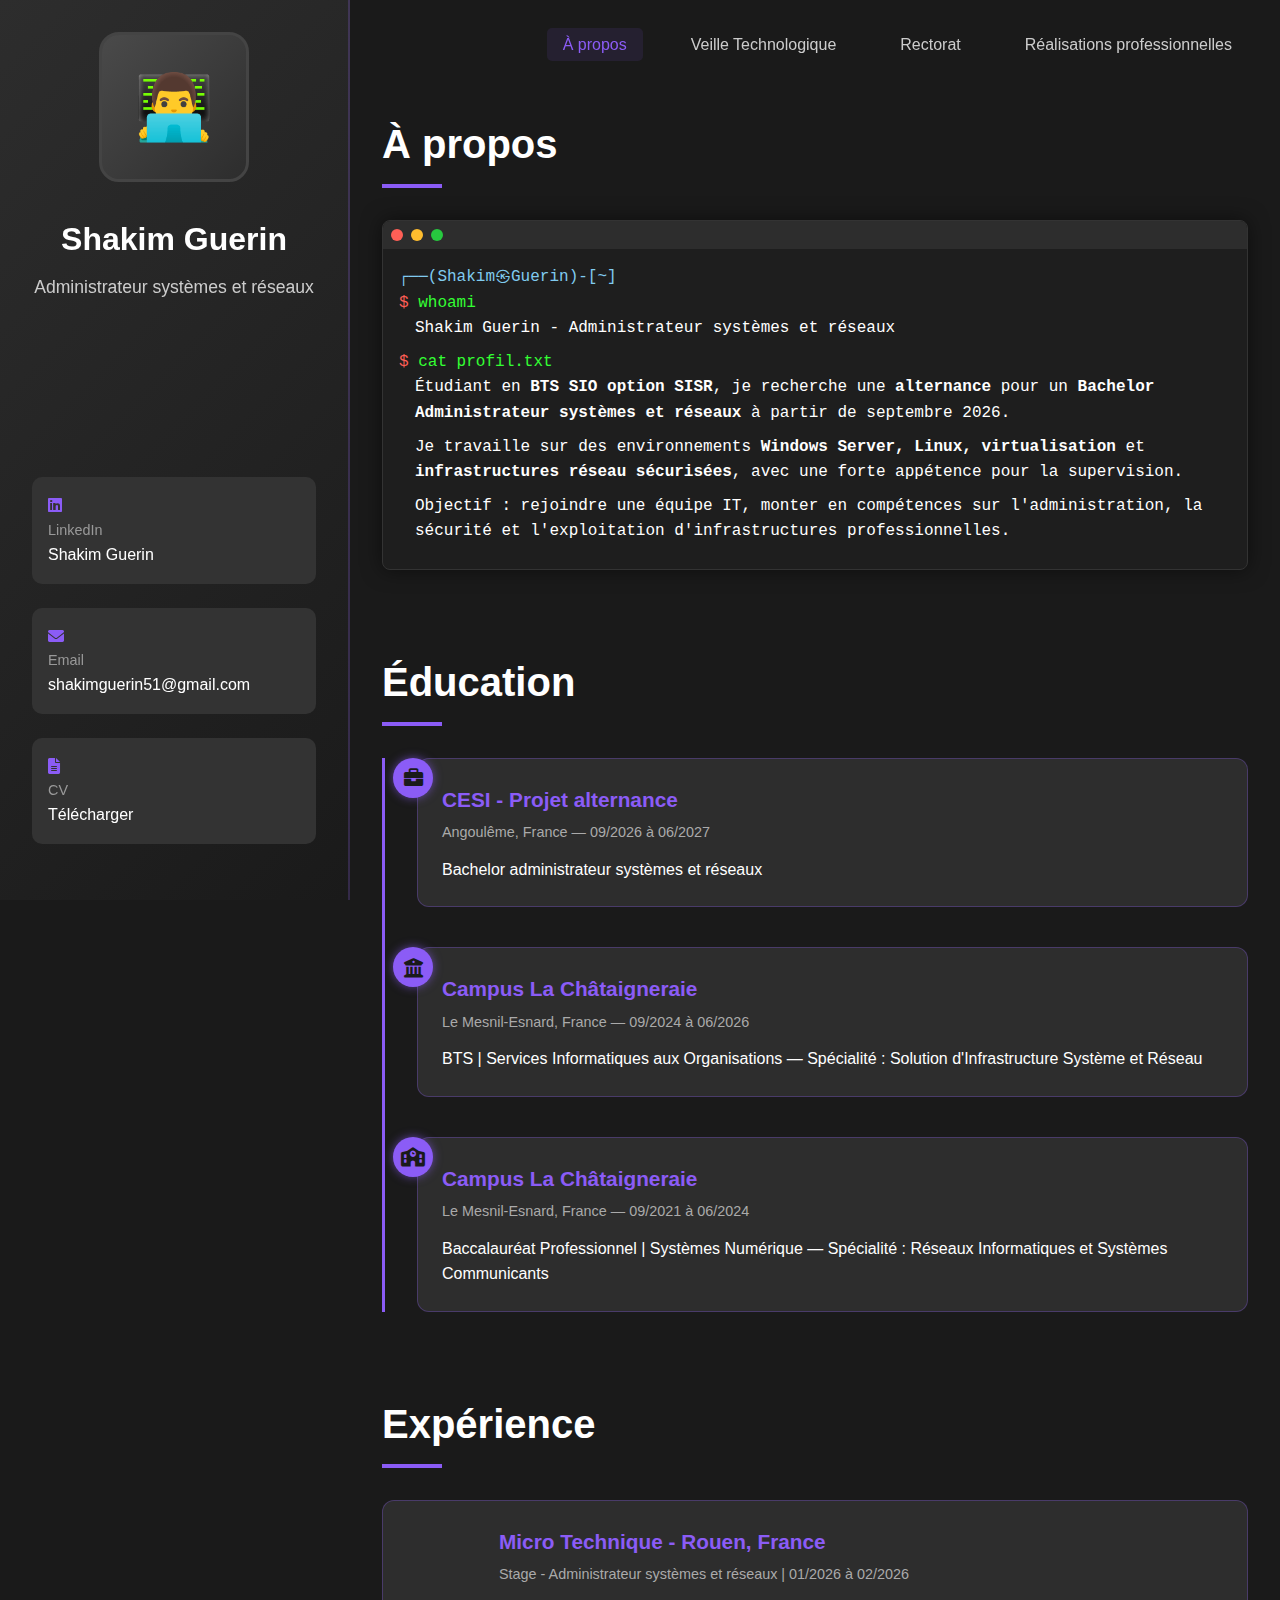
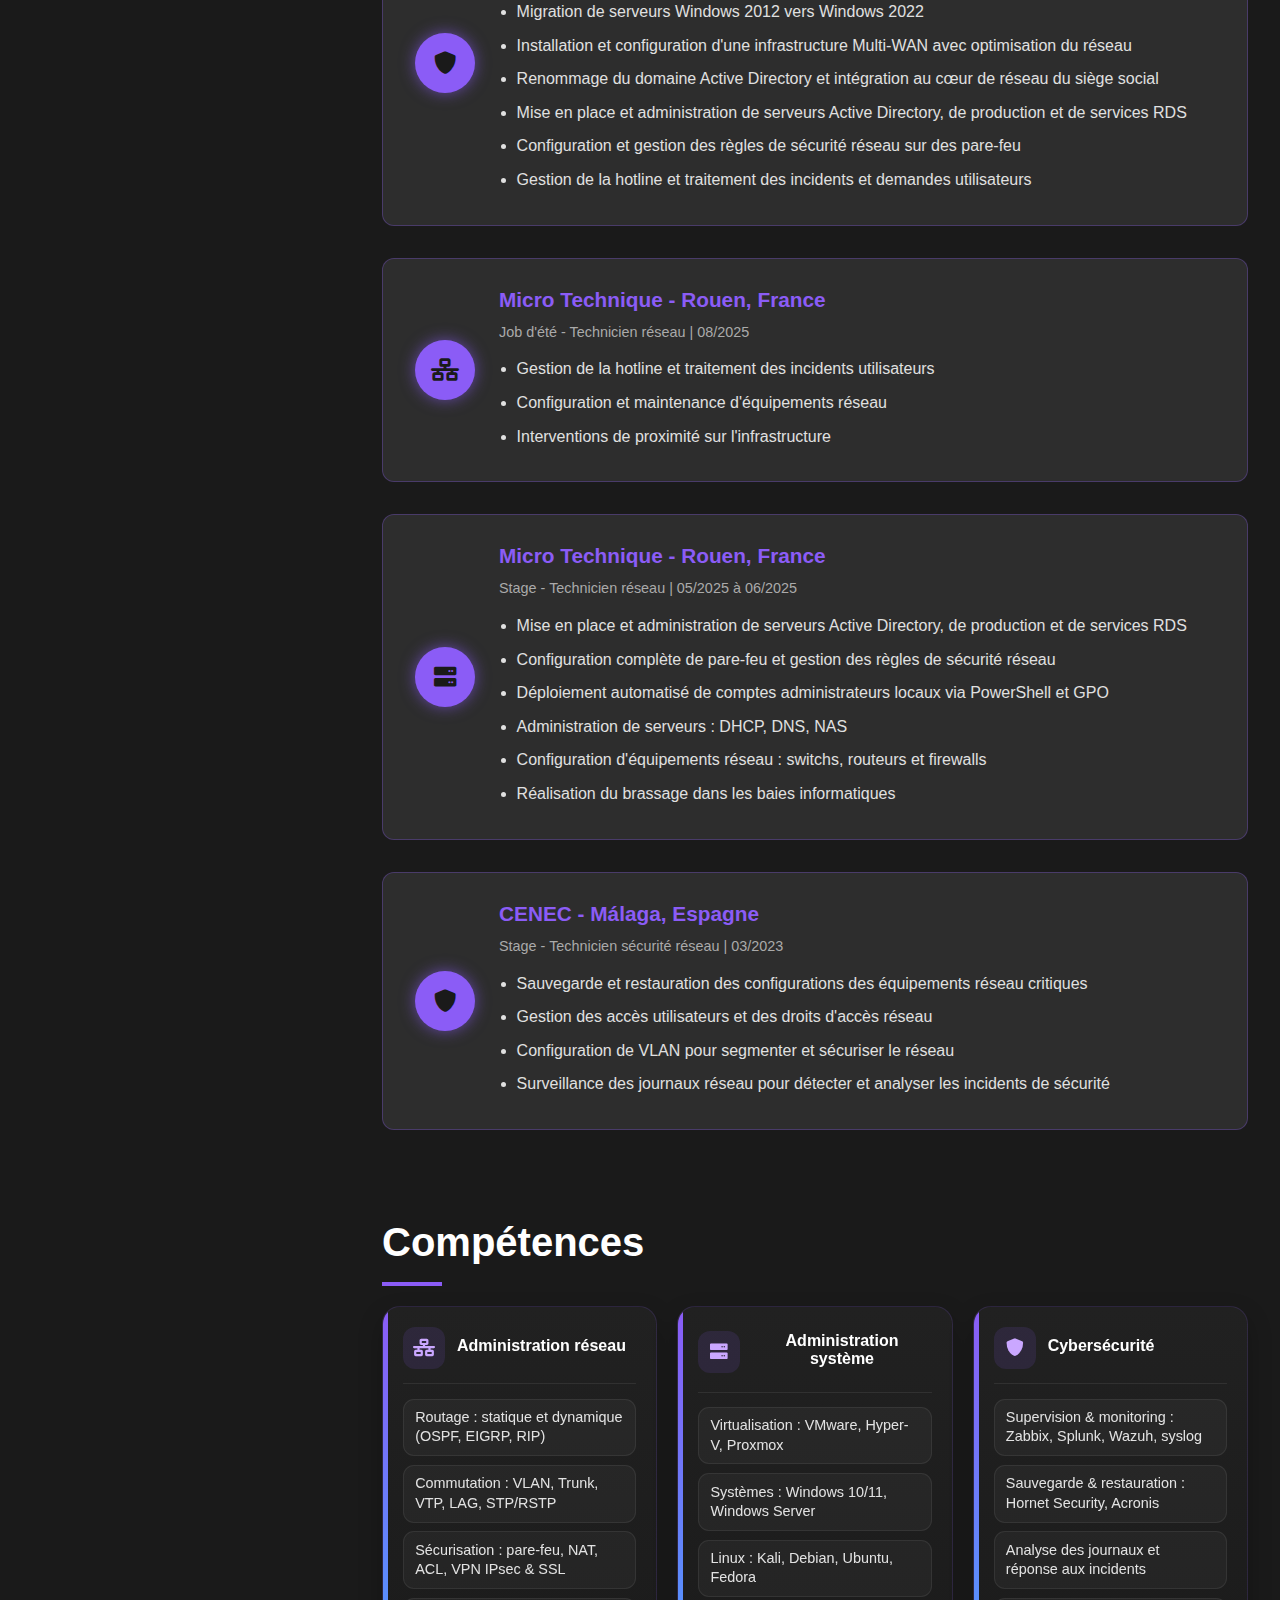
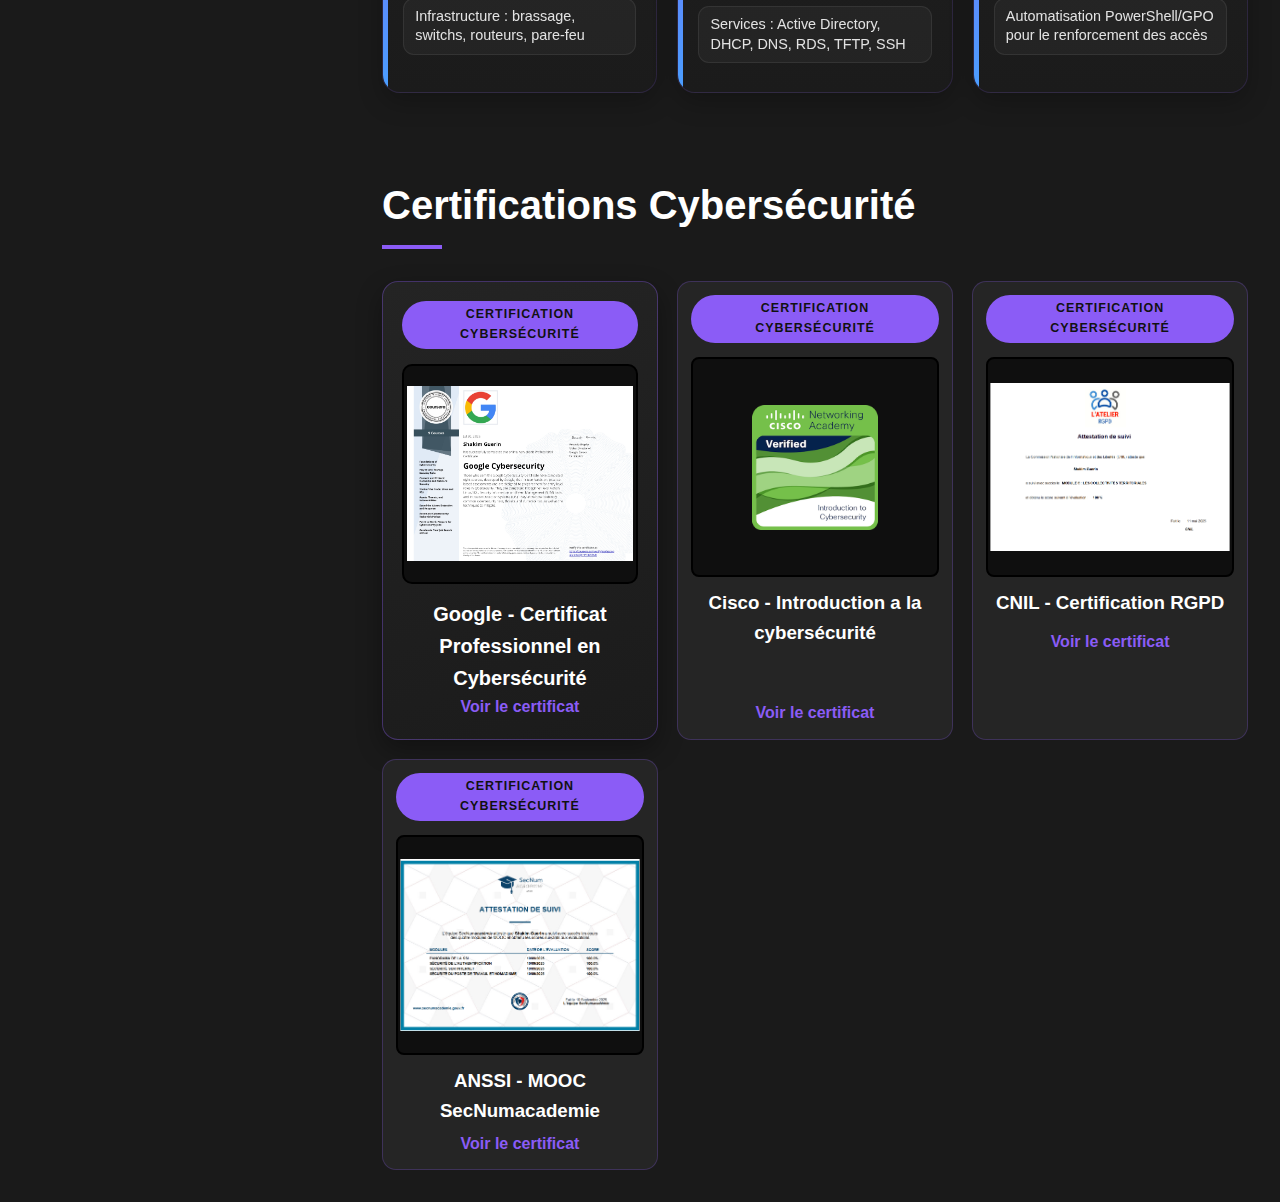
<file: index.html>
<!DOCTYPE html>
<html lang="fr">
<head>
    <meta charset="UTF-8">
    <meta name="viewport" content="width=device-width, initial-scale=1.0">
    <title>Shakim Guerin - Administrateur systèmes et réseaux</title>
    <link href="https://cdnjs.cloudflare.com/ajax/libs/font-awesome/6.0.0/css/all.min.css" rel="stylesheet">
    <link rel="stylesheet" href="style.css">

    <!-- Favicon serveur 2 racks noir -->
    <link rel="icon" type="image/svg+xml"
          href="data:image/svg+xml,<svg xmlns='http://www.w3.org/2000/svg' viewBox='0 0 640 512'><path fill='%23000000' d='M32 64c0-17.7 14.3-32 32-32H576c17.7 0 32 14.3 32 32V160c0 17.7-14.3 32-32 32H64c-17.7 0-32-14.3-32-32V64zm0 160c0-17.7 14.3-32 32-32H576c17.7 0 32 14.3 32 32V320c0 17.7-14.3 32-32 32H64c-17.7 0-32-14.3-32-32V224zM128 96a32 32 0 1 0 0 64 32 32 0 1 0 0-64zm0 160a32 32 0 1 0 0 64 32 32 0 1 0 0-64z'/></svg>">
</head>




<body>
    <div class="container">
        <!-- Sidebar -->
        <aside class="sidebar">
            <div class="profile-img"></div>
            
            <h1 class="name">Shakim Guerin</h1>
            <p class="title">Administrateur systèmes et réseaux</p>
        
        <div class="contact-info">
            
            <!-- LinkedIn -->
            <a href="https://www.linkedin.com/in/shakim-guerin-468437383" target="_blank" class="contact-item">
                <i class="fab fa-linkedin"></i>
                <div>
                    <span class="contact-label">LinkedIn</span>
                    <div class="contact-value">Shakim Guerin</div>
                </div>
            </a>

            <!-- Email -->
            <a href="mailto:shakimguerin51@gmail.com" class="contact-item">
                <i class="fas fa-envelope"></i>
                <div>
                    <span class="contact-label">Email</span>
                    <div class="contact-value">shakimguerin51@gmail.com</div>
                </div>
            </a>

    
            <!-- CV (téléchargement) -->
            <a href="assets/CV_Shakim_Guerin.pdf" download="CV_Shakim_Guerin.pdf" class="contact-item">
                <i class="fas fa-file-alt"></i>
                <div>
                    <span class="contact-label">CV</span>
                    <div class="contact-value">Télécharger</div>
                </div>
            </a>

        </div>
    </aside>

        <!-- Main Content -->
        <main class="main-content">
            <!-- Navigation -->
            <nav class="navbar">
                <ul class="nav-menu">
                    <li><a href="#about" class="active">À propos</a></li>
                    <li><a href="HTML/veille.html">Veille Technologique</a></li>
                    <li><a href="HTML/Rectorat.html">Rectorat</a></li>
                    <li><a href="HTML/ReaPro.html">Réalisations professionnelles</a></li>


                </ul>
            </nav>
<!-- Section À propos -->
<section id="about" class="content-section">
    <h2 class="section-title">À propos</h2>
    <div class="terminal">
        <div class="terminal-header">
            <span class="dot red"></span>
            <span class="dot yellow"></span>
            <span class="dot green"></span>
        </div>
        <div class="terminal-body">
            <p><span class="user">┌──(Shakim㉿Guerin)-[~]</span></p>
            <p><span class="prompt">$</span> whoami</p>
            <p class="output">Shakim Guerin - Administrateur systèmes et réseaux</p>

            <p><span class="prompt">$</span> cat profil.txt</p>
            <p class="output">Étudiant en <strong>BTS SIO option SISR</strong>, je recherche une <strong>alternance</strong> pour un <strong>Bachelor Administrateur systèmes et réseaux</strong> à partir de septembre 2026.</p>
            <p class="output">Je travaille sur des environnements <strong>Windows Server, Linux, virtualisation</strong> et <strong>infrastructures réseau sécurisées</strong>, avec une forte appétence pour la supervision.</p>
            <p class="output">Objectif : rejoindre une équipe IT, monter en compétences sur l'administration, la sécurité et l'exploitation d'infrastructures professionnelles.</p>
      </div>
    </div>
</section>





<!-- Section Éducation -->
<section class="content-section" id="education">
    <h2 class="section-title">Éducation</h2>

    <div class="timeline">
        <div class="timeline-item">
            <div class="timeline-icon">
                <i class="fas fa-briefcase"></i>
            </div>
            <div class="timeline-content">
                <h4>CESI - Projet alternance</h4>
                <span class="timeline-date">Angoulême, France — 09/2026 à 06/2027</span>
                <p>Bachelor administrateur systèmes et réseaux</p>
            </div>
        </div>

        <div class="timeline-item">
            <div class="timeline-icon">
                <i class="fas fa-university"></i>
            </div>
            <div class="timeline-content">
                <h4>Campus La Châtaigneraie</h4>
                <span class="timeline-date">Le Mesnil-Esnard, France — 09/2024 à 06/2026</span>
                <p>BTS | Services Informatiques aux Organisations — Spécialité : Solution d'Infrastructure Système et Réseau</p>
            </div>
        </div>

        <div class="timeline-item">
            <div class="timeline-icon">
                <i class="fas fa-school"></i>
            </div>
            <div class="timeline-content">
                <h4>Campus La Châtaigneraie</h4>
                <span class="timeline-date">Le Mesnil-Esnard, France — 09/2021 à 06/2024</span>
                <p>Baccalauréat Professionnel | Systèmes Numérique — Spécialité : Réseaux Informatiques et Systèmes Communicants</p>
            </div>
        </div>
    </div>
</section>
           
<!-- Section Expérience -->
<section class="content-section" id="experience">
    <h2 class="section-title">Expérience</h2>

    <div class="experience-grid">
        <a class="experience-card experience-link" href="assets/stage2.pdf" target="_blank" rel="noopener noreferrer" aria-label="Ouvrir le PDF du dernier stage Micro Technique">
            <div class="experience-badge">
                <i class="fas fa-shield-alt"></i>
            </div>
            <div class="experience-content">
                <h4>Micro Technique - Rouen, France</h4>
                <span class="experience-date">Stage - Administrateur systèmes et réseaux | 01/2026 à 02/2026</span>
                <ul>
                    <li>Migration de serveurs Windows 2012 vers Windows 2022</li>
                    <li>Installation et configuration d'une infrastructure Multi-WAN avec optimisation du réseau</li>
                    <li>Renommage du domaine Active Directory et intégration au cœur de réseau du siège social</li>
                    <li>Mise en place et administration de serveurs Active Directory, de production et de services RDS</li>
                    <li>Configuration et gestion des règles de sécurité réseau sur des pare-feu</li>
                    <li>Gestion de la hotline et traitement des incidents et demandes utilisateurs</li>
                </ul>
            </div>
        </a>

        <div class="experience-card">
            <div class="experience-badge">
                <i class="fas fa-network-wired"></i>
            </div>
            <div class="experience-content">
                <h4>Micro Technique - Rouen, France</h4>
                <span class="experience-date">Job d'été - Technicien réseau | 08/2025</span>
                <ul>
                    <li>Gestion de la hotline et traitement des incidents utilisateurs</li>
                    <li>Configuration et maintenance d'équipements réseau</li>
                    <li>Interventions de proximité sur l'infrastructure</li>
                </ul>
            </div>
        </div>

        <a class="experience-card experience-link" href="assets/stage1.pdf" target="_blank" rel="noopener noreferrer" aria-label="Ouvrir le PDF du stage Micro Technique">
            <div class="experience-badge">
                <i class="fas fa-server"></i>
            </div>
            <div class="experience-content">
                <h4>Micro Technique - Rouen, France</h4>
                <span class="experience-date">Stage - Technicien réseau | 05/2025 à 06/2025</span>
                <ul>
                    <li>Mise en place et administration de serveurs Active Directory, de production et de services RDS</li>
                    <li>Configuration complète de pare-feu et gestion des règles de sécurité réseau</li>
                    <li>Déploiement automatisé de comptes administrateurs locaux via PowerShell et GPO</li>
                    <li>Administration de serveurs : DHCP, DNS, NAS</li>
                    <li>Configuration d'équipements réseau : switchs, routeurs et firewalls</li>
                    <li>Réalisation du brassage dans les baies informatiques</li>
                </ul>
            </div>
        </a>

        <div class="experience-card">
            <div class="experience-badge">
                <i class="fas fa-shield-alt"></i>
            </div>
            <div class="experience-content">
                <h4>CENEC - Málaga, Espagne</h4>
                <span class="experience-date">Stage - Technicien sécurité réseau | 03/2023</span>
                <ul>
                    <li>Sauvegarde et restauration des configurations des équipements réseau critiques</li>
                    <li>Gestion des accès utilisateurs et des droits d'accès réseau</li>
                    <li>Configuration de VLAN pour segmenter et sécuriser le réseau</li>
                    <li>Surveillance des journaux réseau pour détecter et analyser les incidents de sécurité</li>
                </ul>
            </div>
        </div>
    </div>
</section>
<section class="content-section" id="competences">
    <h2 class="section-title">Compétences</h2>
    <div class="skills-grid skills-modern">
        <article class="skill-card skill-pillar">
            <div class="skill-head">
                <div class="skill-icon"><i class="fas fa-network-wired"></i></div>
                <h4>Administration réseau</h4>
            </div>
            <p class="skill-tags">Routage : statique et dynamique (OSPF, EIGRP, RIP)</p>
            <p class="skill-tags">Commutation : VLAN, Trunk, VTP, LAG, STP/RSTP</p>
            <p class="skill-tags">Sécurisation : pare-feu, NAT, ACL, VPN IPsec & SSL</p>
            <p class="skill-tags">Infrastructure : brassage, switchs, routeurs, pare-feu</p>
        </article>

        <article class="skill-card skill-pillar">
            <div class="skill-head">
                <div class="skill-icon"><i class="fas fa-server"></i></div>
                <h4>Administration système</h4>
            </div>
            <p class="skill-tags">Virtualisation : VMware, Hyper-V, Proxmox</p>
            <p class="skill-tags">Systèmes : Windows 10/11, Windows Server</p>
            <p class="skill-tags">Linux : Kali, Debian, Ubuntu, Fedora</p>
            <p class="skill-tags">Services : Active Directory, DHCP, DNS, RDS, TFTP, SSH</p>
        </article>

        <article class="skill-card skill-pillar">
            <div class="skill-head">
                <div class="skill-icon"><i class="fas fa-shield-alt"></i></div>
                <h4>Cybersécurité</h4>
            </div>
            <p class="skill-tags">Supervision & monitoring : Zabbix, Splunk, Wazuh, syslog</p>
            <p class="skill-tags">Sauvegarde & restauration : Hornet Security, Acronis</p>
            <p class="skill-tags">Analyse des journaux et réponse aux incidents</p>
            <p class="skill-tags">Automatisation PowerShell/GPO pour le renforcement des accès</p>
        </article>
    </div>
</section>

<section class="content-section" id="certifications">
    <h2 class="section-title">Certifications Cybersécurité</h2>
    <div class="cert-showcase">
        <article class="cert-featured">
            <span class="cert-badge">Certification Cybersécurité</span>
            <img src="assets/GOOGLE.jpg" alt="Certification Google">
            <div class="cert-featured-content">
                <h3>Google - Certificat Professionnel en Cybersécurité</h3>
                <a href="assets/GOOGLE.jpg" target="_blank" rel="noopener noreferrer">Voir le certificat</a>
            </div>
        </article>

        <div class="cert-stack">
            <article class="cert-tile">
                <span class="cert-badge">Certification Cybersécurité</span>
                <img src="assets/ciscocyber.png" alt="Certification Cisco Introduction a la cybersécurité">
                <h3>Cisco - Introduction a la cybersécurité</h3>
                <a href="assets/ciscocyber.png" target="_blank" rel="noopener noreferrer">Voir le certificat</a>
            </article>

            <article class="cert-tile rgpd-cert">
                <span class="cert-badge">Certification Cybersécurité</span>
                <img src="assets/RGPD.png" alt="Certification RGPD">
                <h3>CNIL - Certification RGPD</h3>
                <a href="assets/RGPD.png" target="_blank" rel="noopener noreferrer">Voir le certificat</a>
            </article>

            <article class="cert-tile">
                <span class="cert-badge">Certification Cybersécurité</span>
                <img src="assets/ANSSI.png" alt="Certification ANSSI">
                <h3>ANSSI - MOOC SecNumacademie</h3>
                <a href="assets/ANSSI.png" target="_blank" rel="noopener noreferrer">Voir le certificat</a>
            </article>
        </div>
    </div>
</section>

        </main>
    </div>
    <script src="script.js"></script>
</body>
</html>
</file>
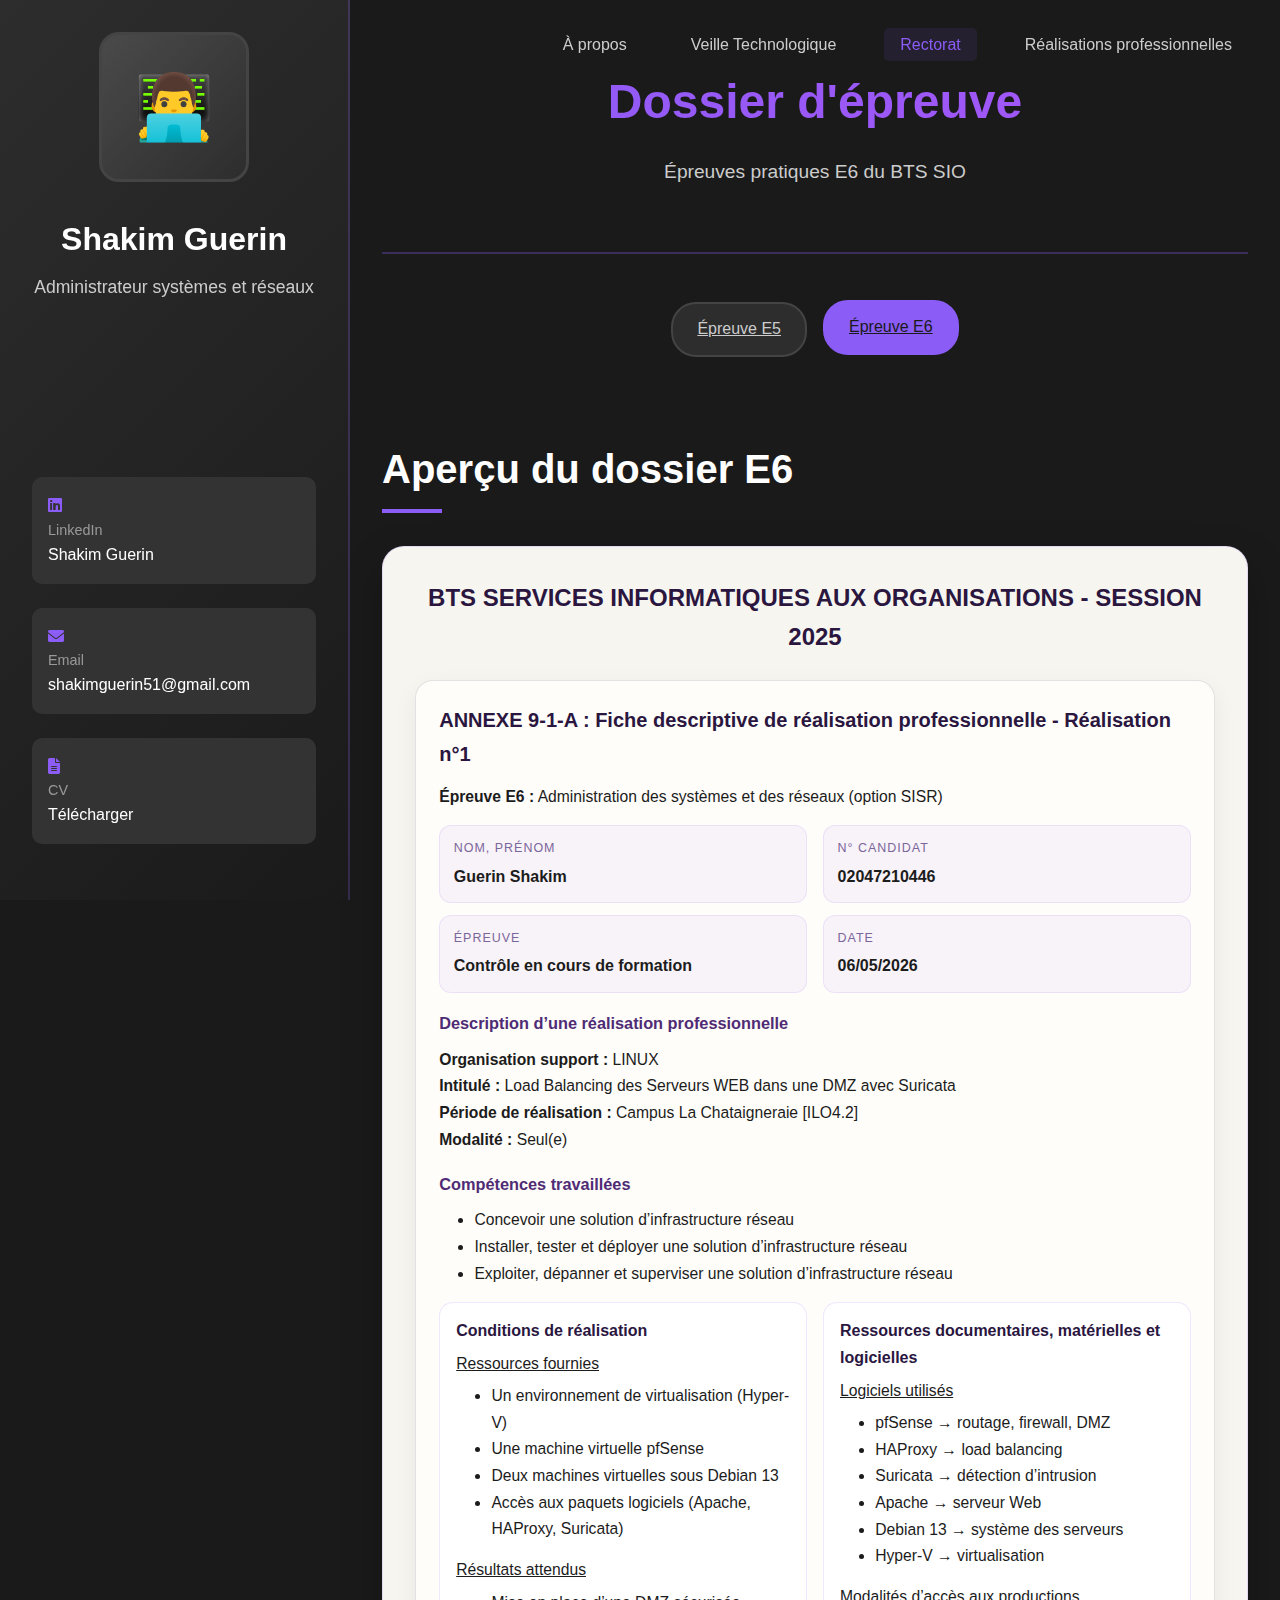
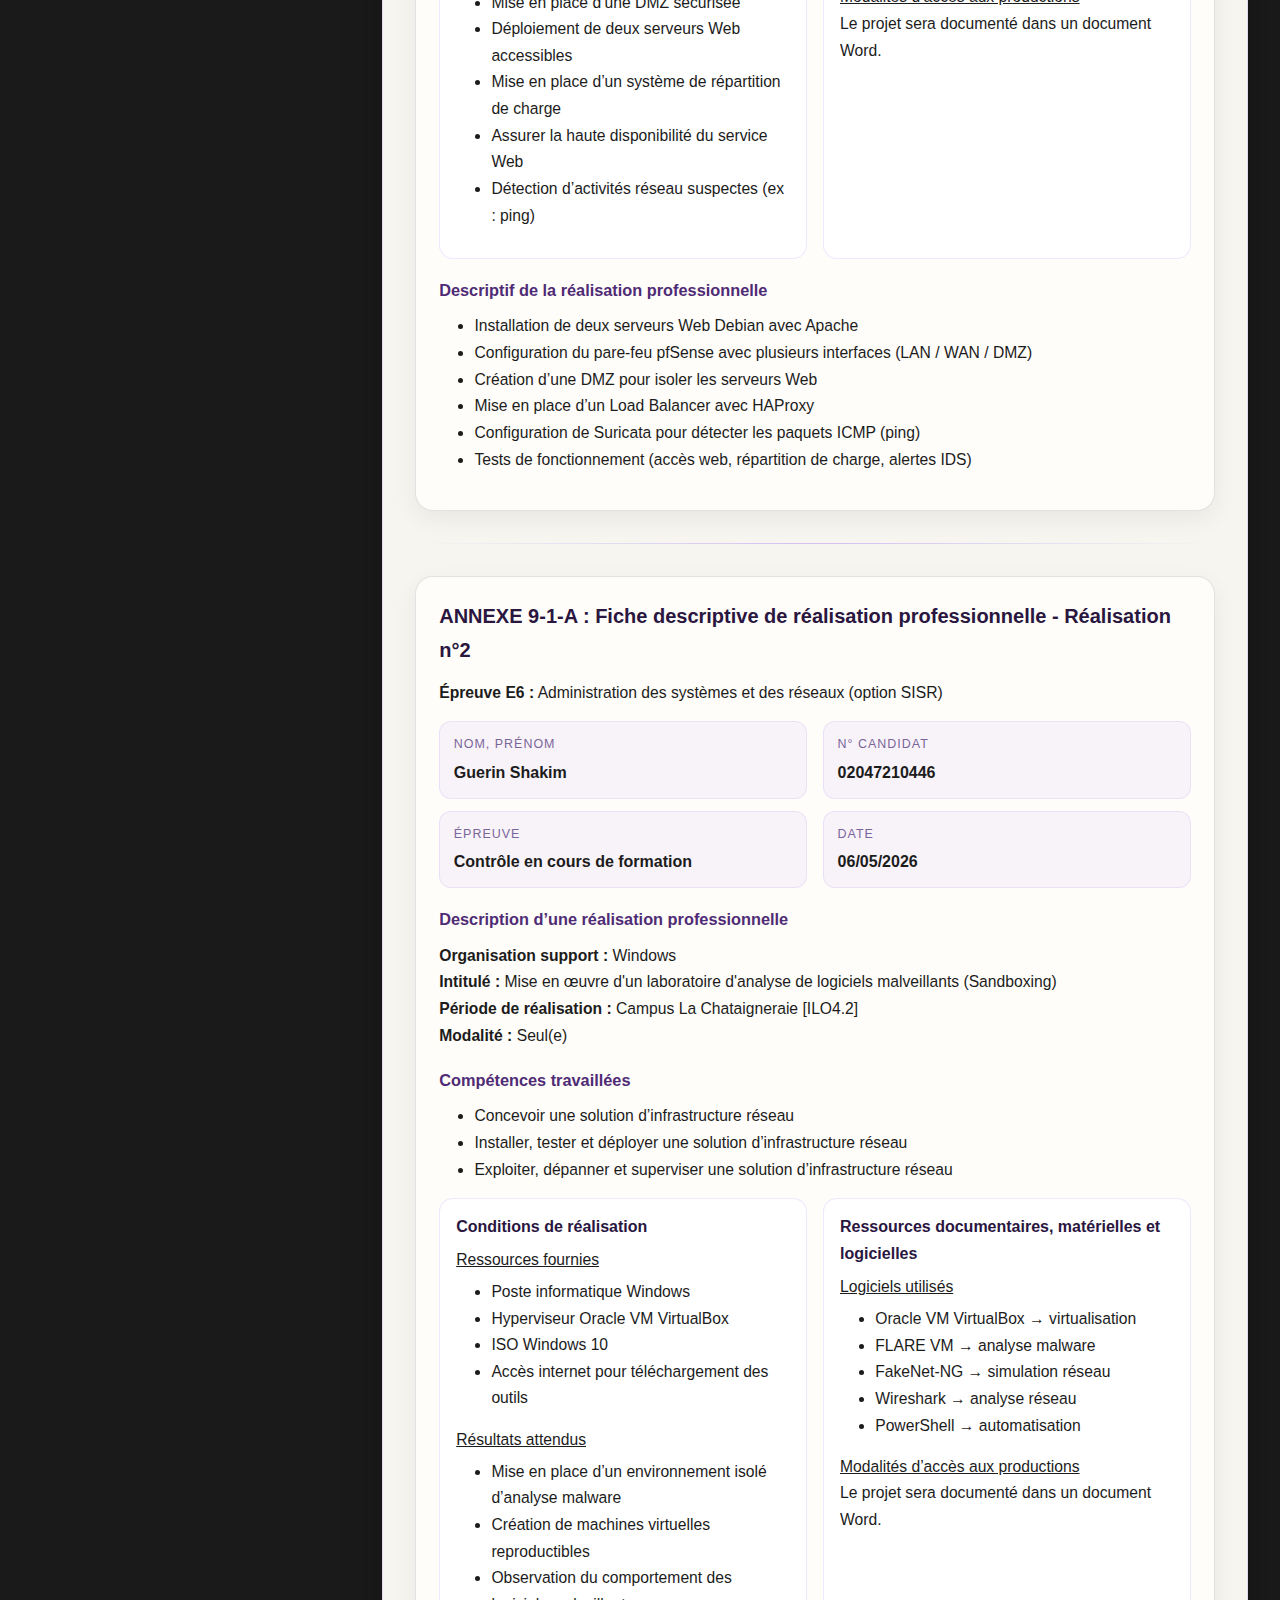
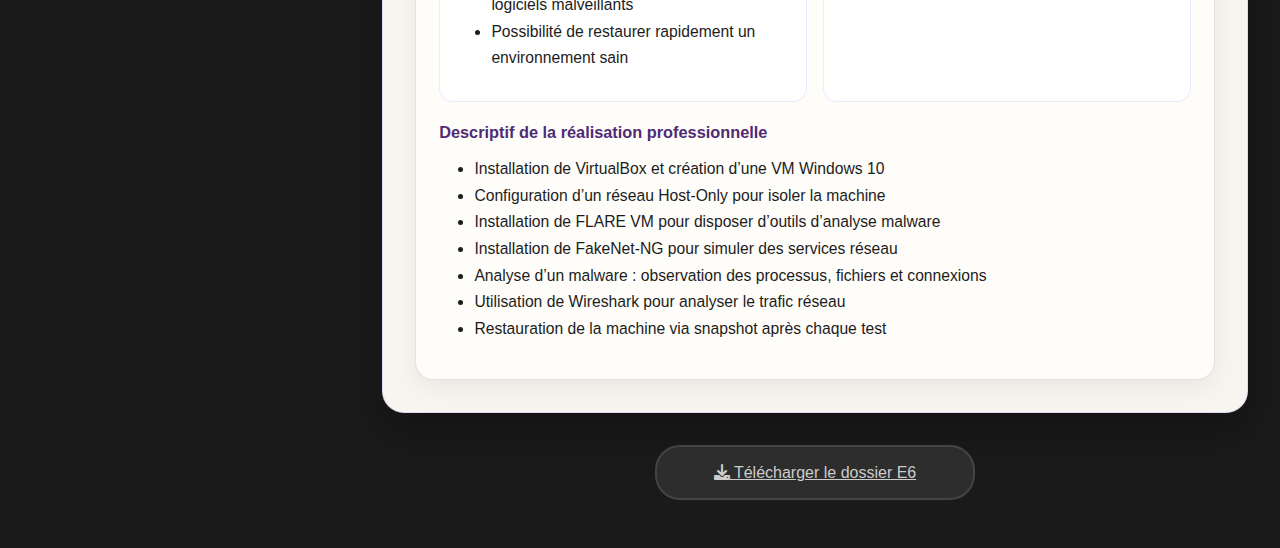
<file: HTML/DossierEpreuve.html>
<!DOCTYPE html>
<html lang="fr">
<head>
    <meta charset="UTF-8">
    <meta name="viewport" content="width=device-width, initial-scale=1.0">
    <title>Dossier d'épreuve - Shakim Guerin</title>
    <link href="https://cdnjs.cloudflare.com/ajax/libs/font-awesome/6.0.0/css/all.min.css" rel="stylesheet">
    <link rel="stylesheet" href="../style.css">
    <style>
        .dossier-page {
            display: flex;
            flex-direction: column;
            align-items: center;
            gap: 1.5rem;
            width: 100%;
        }

        .dossier-hero {
            max-width: 980px;
            width: 100%;
            text-align: left;
            align-self: flex-start;
        }

        .dossier-hero .section-title {
            margin-bottom: 0.6rem;
        }

        .dossier-hero .section-text {
            margin-bottom: 0;
        }

        .dossier-document {
            width: min(100%, 1100px);
            background: #f7f5f0;
            color: #1c1c1c;
            border-radius: 22px;
            padding: 2rem;
            box-shadow: 0 18px 40px rgba(0, 0, 0, 0.25);
            border: 1px solid rgba(139, 92, 246, 0.18);
        }

        .document-title {
            text-align: center;
            margin-bottom: 1.5rem;
            color: #2a163f;
        }

        .document-grid {
            display: flex;
            flex-direction: column;
            gap: 1.75rem;
        }

        .fiche-card {
            background: #fffdf9;
            border: 1px solid rgba(42, 22, 63, 0.12);
            border-radius: 18px;
            padding: 1.4rem 1.45rem;
            line-height: 1.7;
            box-shadow: 0 8px 24px rgba(0, 0, 0, 0.06);
        }

        .fiche-card h3 {
            color: #2a163f;
            margin-bottom: 0.8rem;
            font-size: 1.25rem;
        }

        .fiche-card h4 {
            color: #4f2b75;
            margin: 1.1rem 0 0.55rem;
            font-size: 1.02rem;
        }

        .fiche-card p,
        .fiche-card li {
            font-size: 0.98rem;
        }

        .fiche-card ul {
            margin: 0.35rem 0 0.9rem 1.2rem;
            padding-left: 1rem;
        }

        .meta-row {
            display: grid;
            grid-template-columns: repeat(2, minmax(0, 1fr));
            gap: 0.75rem 1rem;
            margin: 0.9rem 0 0.4rem;
        }

        .meta-item {
            background: rgba(139, 92, 246, 0.06);
            border: 1px solid rgba(139, 92, 246, 0.12);
            border-radius: 12px;
            padding: 0.75rem 0.85rem;
        }

        .meta-label {
            display: block;
            font-size: 0.78rem;
            text-transform: uppercase;
            letter-spacing: 0.08em;
            color: #7b669b;
            margin-bottom: 0.2rem;
        }

        .meta-value {
            color: #1c1c1c;
            font-weight: 600;
        }

        .split-block {
            display: grid;
            grid-template-columns: 1fr 1fr;
            gap: 1rem;
            margin-top: 0.75rem;
        }

        .fiche-separator {
            width: 100%;
            height: 1px;
            background: linear-gradient(90deg, transparent, rgba(139, 92, 246, 0.35), transparent);
            margin: 0.25rem 0;
        }

        .mini-box {
            border: 1px solid rgba(139, 92, 246, 0.14);
            border-radius: 14px;
            padding: 0.9rem 1rem;
            background: #fff;
        }

        .mini-box strong {
            display: block;
            margin-bottom: 0.4rem;
            color: #2a163f;
        }

        .dossier-download {
            display: flex;
            justify-content: center;
            width: 100%;
            margin-top: 0.5rem;
            margin-bottom: 1rem;
        }

        .dossier-download .category-btn {
            min-width: 320px;
            justify-content: center;
            text-align: center;
        }

        @media (max-width: 768px) {
            .dossier-document {
                padding: 1.1rem;
                border-radius: 16px;
            }

            .meta-row,
            .split-block {
                grid-template-columns: 1fr;
            }

            .dossier-download .category-btn {
                width: 100%;
                min-width: 0;
            }
        }
    </style>
</head>
<body>
    <div class="container">
        <aside class="sidebar">
            <div class="profile-img"></div>
            <h1 class="name">Shakim Guerin</h1>
            <p class="title">Administrateur systèmes et réseaux</p>

            <div class="contact-info">
                <a href="https://www.linkedin.com/in/shakim-guerin-468437383" target="_blank" class="contact-item">
                    <i class="fab fa-linkedin"></i>
                    <div>
                        <span class="contact-label">LinkedIn</span>
                        <div class="contact-value">Shakim Guerin</div>
                    </div>
                </a>
                <a href="mailto:shakimguerin51@gmail.com" class="contact-item">
                    <i class="fas fa-envelope"></i>
                    <div>
                        <span class="contact-label">Email</span>
                        <div class="contact-value">shakimguerin51@gmail.com</div>
                    </div>
                </a>
                <a href="../cv_shakim_guerin.pdf" download class="contact-item">
                    <i class="fas fa-file-alt"></i>
                    <div>
                        <span class="contact-label">CV</span>
                        <div class="contact-value">Télécharger</div>
                    </div>
                </a>
            </div>
        </aside>

        <main class="main-content">
            <nav class="navbar">
                <ul class="nav-menu">
                    <li><a href="../index.html">À propos</a></li>
                    <li><a href="veille.html">Veille Technologique</a></li>
                    <li><a href="Rectorat.html" class="active">Rectorat</a></li>
                    <li><a href="ReaPro.html">Réalisations professionnelles</a></li>
                </ul>
            </nav>

            <section class="blog-header">
                <h1 class="blog-title">Dossier d'épreuve</h1>
                <p class="blog-subtitle">Épreuves pratiques E6 du BTS SIO</p>
            </section>

            <div class="categories-filter">
                <a href="Rectorat.html#tableau" class="category-btn">Épreuve E5</a>
                <a href="DossierEpreuve.html" class="category-btn active">Épreuve E6</a>
            </div>

            <section class="content-section dossier-page">
                <div class="dossier-hero">
                    <h2 class="section-title">Aperçu du dossier E6</h2>
                </div>

                <article class="dossier-document" aria-label="Dossier E6">
                    <h2 class="document-title">BTS SERVICES INFORMATIQUES AUX ORGANISATIONS - SESSION 2025</h2>

                    <div class="document-grid">
                        <section class="fiche-card">
                            <h3>ANNEXE 9-1-A : Fiche descriptive de réalisation professionnelle - Réalisation n°1</h3>
                            <p><strong>Épreuve E6 :</strong> Administration des systèmes et des réseaux (option SISR)</p>

                            <div class="meta-row">
                                <div class="meta-item"><span class="meta-label">Nom, prénom</span><span class="meta-value">Guerin Shakim</span></div>
                                <div class="meta-item"><span class="meta-label">N° candidat</span><span class="meta-value">02047210446</span></div>
                                <div class="meta-item"><span class="meta-label">Épreuve</span><span class="meta-value">Contrôle en cours de formation</span></div>
                                <div class="meta-item"><span class="meta-label">Date</span><span class="meta-value">06/05/2026</span></div>
                            </div>

                            <h4>Description d’une réalisation professionnelle</h4>
                            <p><strong>Organisation support :</strong> LINUX</p>
                            <p><strong>Intitulé :</strong> Load Balancing des Serveurs WEB dans une DMZ avec Suricata</p>
                            <p><strong>Période de réalisation :</strong> Campus La Chataigneraie [ILO4.2]</p>
                            <p><strong>Modalité :</strong> Seul(e)</p>

                            <h4>Compétences travaillées</h4>
                            <ul>
                                <li>Concevoir une solution d’infrastructure réseau</li>
                                <li>Installer, tester et déployer une solution d’infrastructure réseau</li>
                                <li>Exploiter, dépanner et superviser une solution d’infrastructure réseau</li>
                            </ul>

                            <div class="split-block">
                                <div class="mini-box">
                                    <strong>Conditions de réalisation</strong>
                                    <p><u>Ressources fournies</u></p>
                                    <ul>
                                        <li>Un environnement de virtualisation (Hyper-V)</li>
                                        <li>Une machine virtuelle pfSense</li>
                                        <li>Deux machines virtuelles sous Debian 13</li>
                                        <li>Accès aux paquets logiciels (Apache, HAProxy, Suricata)</li>
                                    </ul>
                                    <p><u>Résultats attendus</u></p>
                                    <ul>
                                        <li>Mise en place d’une DMZ sécurisée</li>
                                        <li>Déploiement de deux serveurs Web accessibles</li>
                                        <li>Mise en place d’un système de répartition de charge</li>
                                        <li>Assurer la haute disponibilité du service Web</li>
                                        <li>Détection d’activités réseau suspectes (ex : ping)</li>
                                    </ul>
                                </div>
                                <div class="mini-box">
                                    <strong>Ressources documentaires, matérielles et logicielles</strong>
                                    <p><u>Logiciels utilisés</u></p>
                                    <ul>
                                        <li>pfSense → routage, firewall, DMZ</li>
                                        <li>HAProxy → load balancing</li>
                                        <li>Suricata → détection d’intrusion</li>
                                        <li>Apache → serveur Web</li>
                                        <li>Debian 13 → système des serveurs</li>
                                        <li>Hyper-V → virtualisation</li>
                                    </ul>
                                    <p><u>Modalités d’accès aux productions</u></p>
                                    <p>Le projet sera documenté dans un document Word.</p>
                                </div>
                            </div>

                            <h4>Descriptif de la réalisation professionnelle</h4>
                            <ul>
                                <li>Installation de deux serveurs Web Debian avec Apache</li>
                                <li>Configuration du pare-feu pfSense avec plusieurs interfaces (LAN / WAN / DMZ)</li>
                                <li>Création d’une DMZ pour isoler les serveurs Web</li>
                                <li>Mise en place d’un Load Balancer avec HAProxy</li>
                                <li>Configuration de Suricata pour détecter les paquets ICMP (ping)</li>
                                <li>Tests de fonctionnement (accès web, répartition de charge, alertes IDS)</li>
                            </ul>
                        </section>

                        <div class="fiche-separator" aria-hidden="true"></div>

                        <section class="fiche-card">
                            <h3>ANNEXE 9-1-A : Fiche descriptive de réalisation professionnelle - Réalisation n°2</h3>
                            <p><strong>Épreuve E6 :</strong> Administration des systèmes et des réseaux (option SISR)</p>

                            <div class="meta-row">
                                <div class="meta-item"><span class="meta-label">Nom, prénom</span><span class="meta-value">Guerin Shakim</span></div>
                                <div class="meta-item"><span class="meta-label">N° candidat</span><span class="meta-value">02047210446</span></div>
                                <div class="meta-item"><span class="meta-label">Épreuve</span><span class="meta-value">Contrôle en cours de formation</span></div>
                                <div class="meta-item"><span class="meta-label">Date</span><span class="meta-value">06/05/2026</span></div>
                            </div>

                            <h4>Description d’une réalisation professionnelle</h4>
                            <p><strong>Organisation support :</strong> Windows</p>
                            <p><strong>Intitulé :</strong> Mise en œuvre d'un laboratoire d'analyse de logiciels malveillants (Sandboxing)</p>
                            <p><strong>Période de réalisation :</strong> Campus La Chataigneraie [ILO4.2]</p>
                            <p><strong>Modalité :</strong> Seul(e)</p>

                            <h4>Compétences travaillées</h4>
                            <ul>
                                <li>Concevoir une solution d’infrastructure réseau</li>
                                <li>Installer, tester et déployer une solution d’infrastructure réseau</li>
                                <li>Exploiter, dépanner et superviser une solution d’infrastructure réseau</li>
                            </ul>

                            <div class="split-block">
                                <div class="mini-box">
                                    <strong>Conditions de réalisation</strong>
                                    <p><u>Ressources fournies</u></p>
                                    <ul>
                                        <li>Poste informatique Windows</li>
                                        <li>Hyperviseur Oracle VM VirtualBox</li>
                                        <li>ISO Windows 10</li>
                                        <li>Accès internet pour téléchargement des outils</li>
                                    </ul>
                                    <p><u>Résultats attendus</u></p>
                                    <ul>
                                        <li>Mise en place d’un environnement isolé d’analyse malware</li>
                                        <li>Création de machines virtuelles reproductibles</li>
                                        <li>Observation du comportement des logiciels malveillants</li>
                                        <li>Possibilité de restaurer rapidement un environnement sain</li>
                                    </ul>
                                </div>
                                <div class="mini-box">
                                    <strong>Ressources documentaires, matérielles et logicielles</strong>
                                    <p><u>Logiciels utilisés</u></p>
                                    <ul>
                                        <li>Oracle VM VirtualBox → virtualisation</li>
                                        <li>FLARE VM → analyse malware</li>
                                        <li>FakeNet-NG → simulation réseau</li>
                                        <li>Wireshark → analyse réseau</li>
                                        <li>PowerShell → automatisation</li>
                                    </ul>
                                    <p><u>Modalités d’accès aux productions</u></p>
                                    <p>Le projet sera documenté dans un document Word.</p>
                                </div>
                            </div>

                            <h4>Descriptif de la réalisation professionnelle</h4>
                            <ul>
                                <li>Installation de VirtualBox et création d’une VM Windows 10</li>
                                <li>Configuration d’un réseau Host-Only pour isoler la machine</li>
                                <li>Installation de FLARE VM pour disposer d’outils d’analyse malware</li>
                                <li>Installation de FakeNet-NG pour simuler des services réseau</li>
                                <li>Analyse d’un malware : observation des processus, fichiers et connexions</li>
                                <li>Utilisation de Wireshark pour analyser le trafic réseau</li>
                                <li>Restauration de la machine via snapshot après chaque test</li>
                            </ul>
                        </section>
                    </div>
                </article>

                <div class="dossier-download">
                    <a href="../assets/SGU_DossierEpreuve.docx" download class="category-btn">
                        <i class="fas fa-download"></i> Télécharger le dossier E6
                    </a>
                </div>
            </section>
        </main>
    </div>
</body>
</html>
</file>
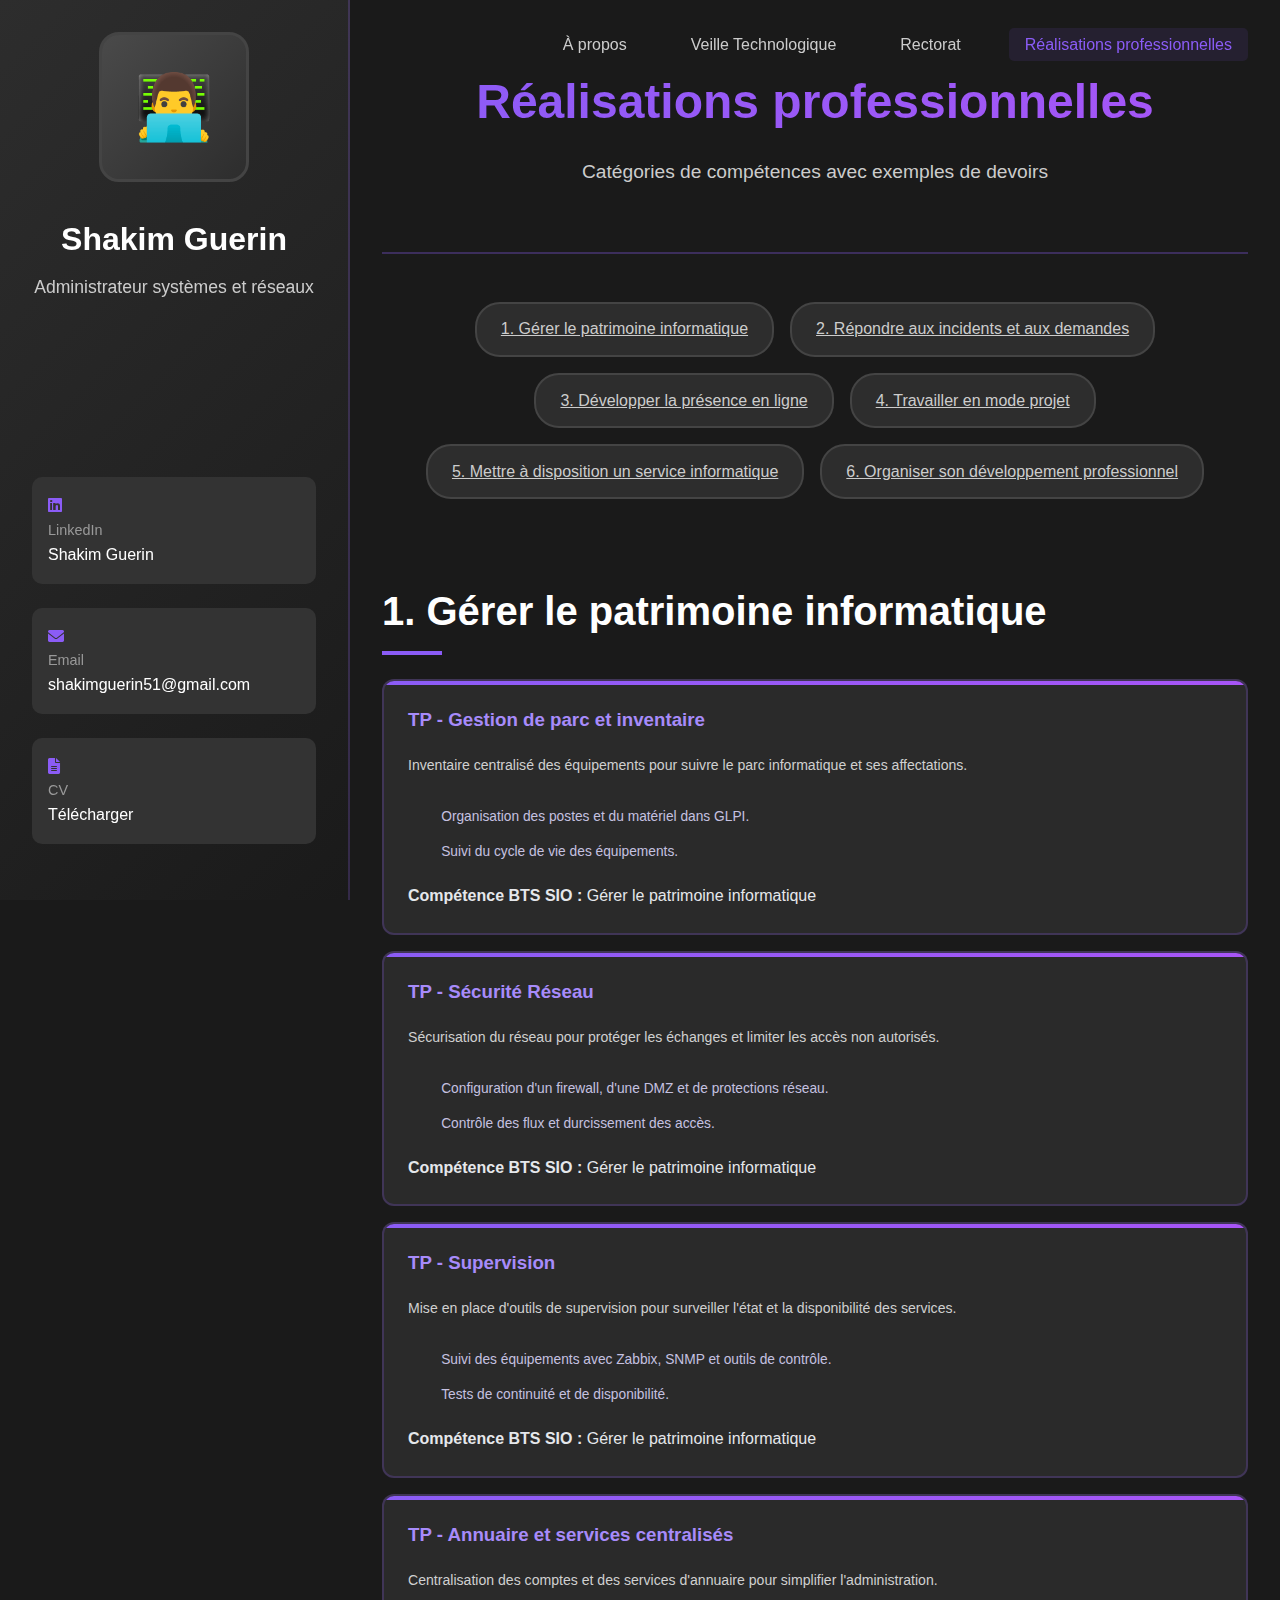
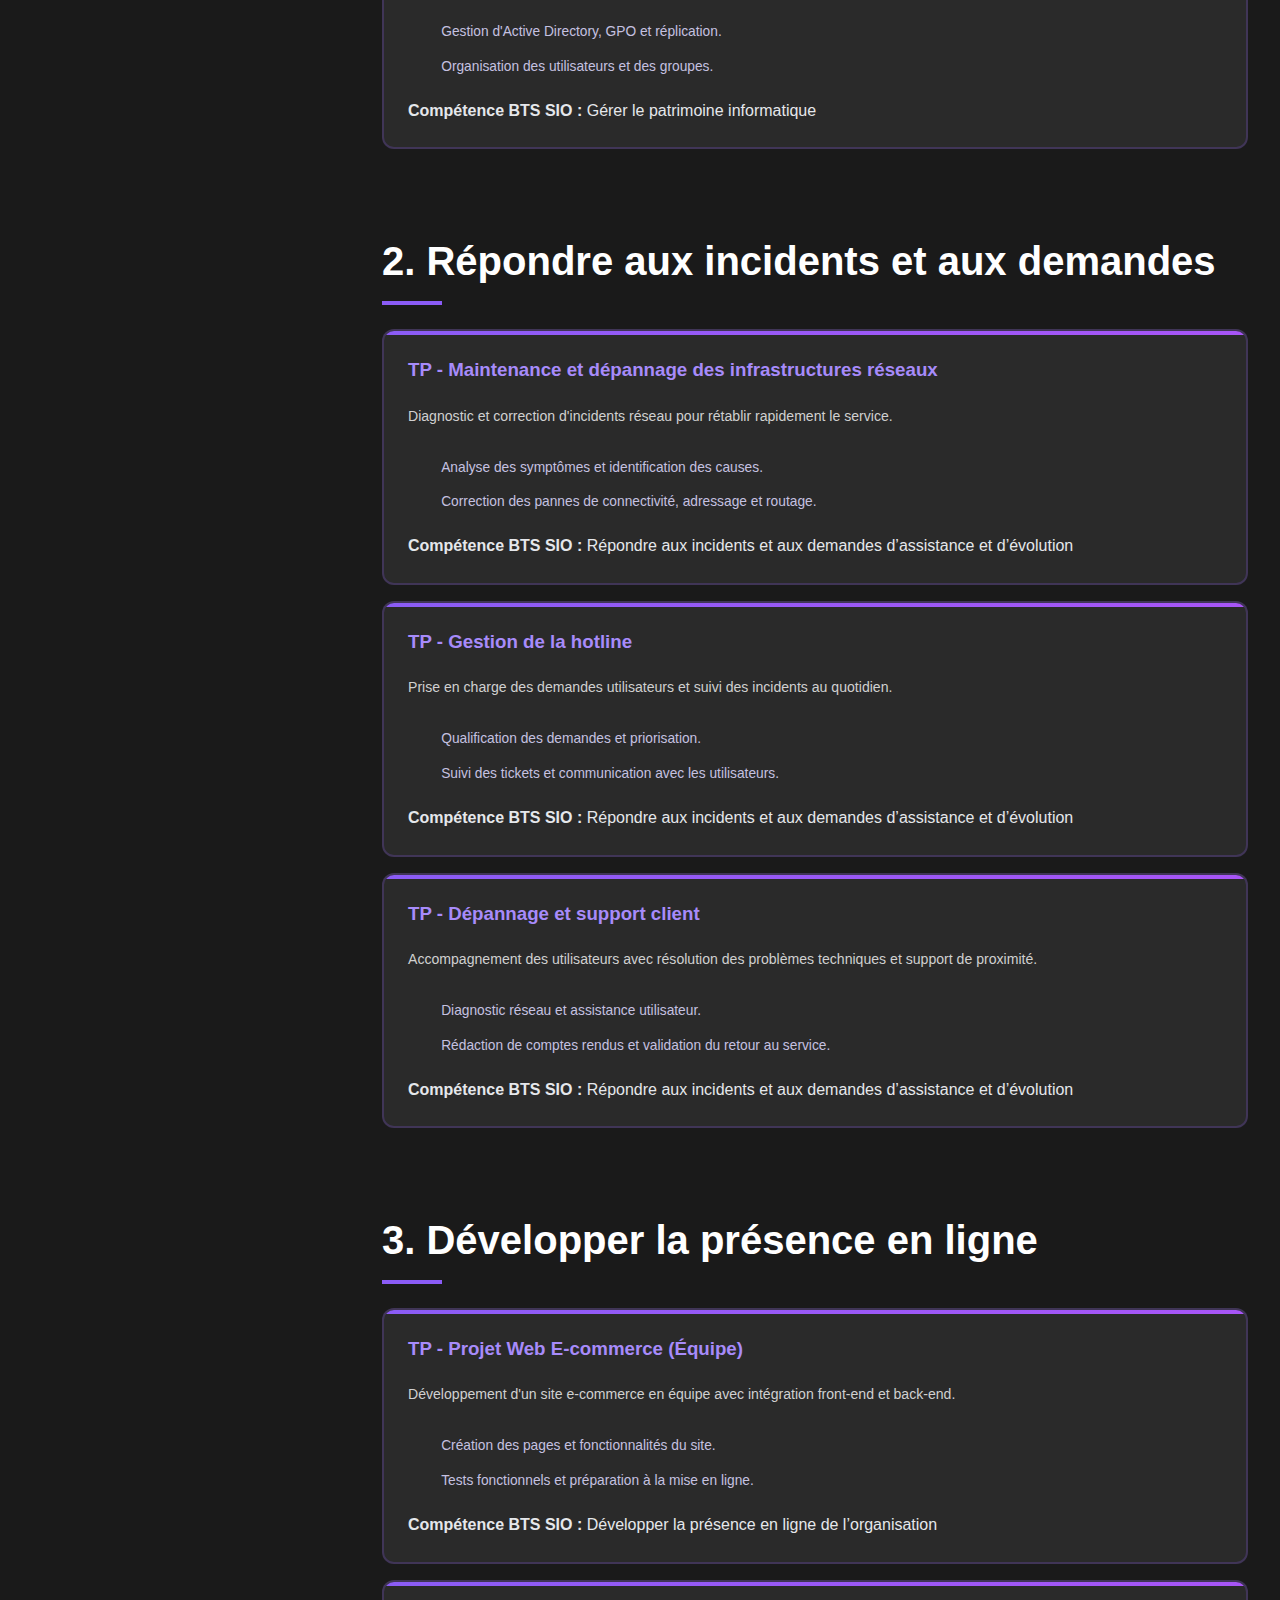
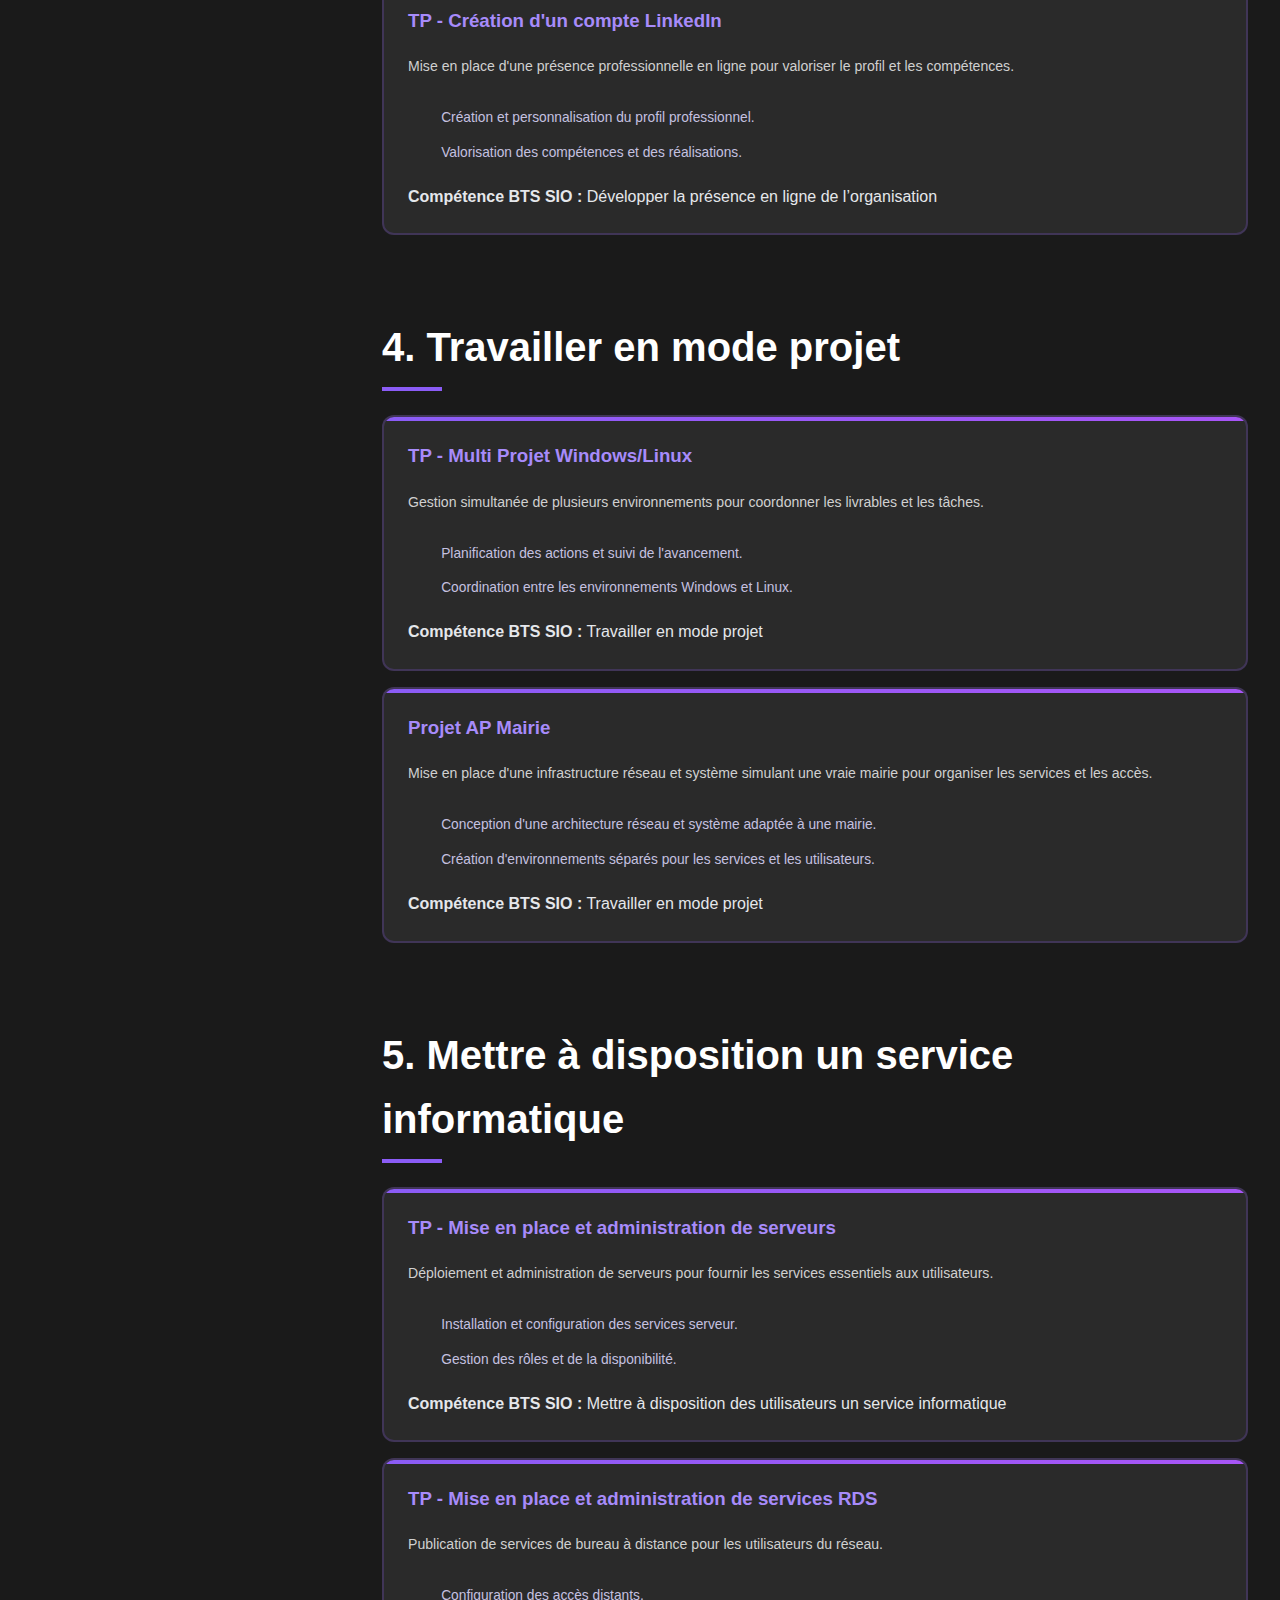
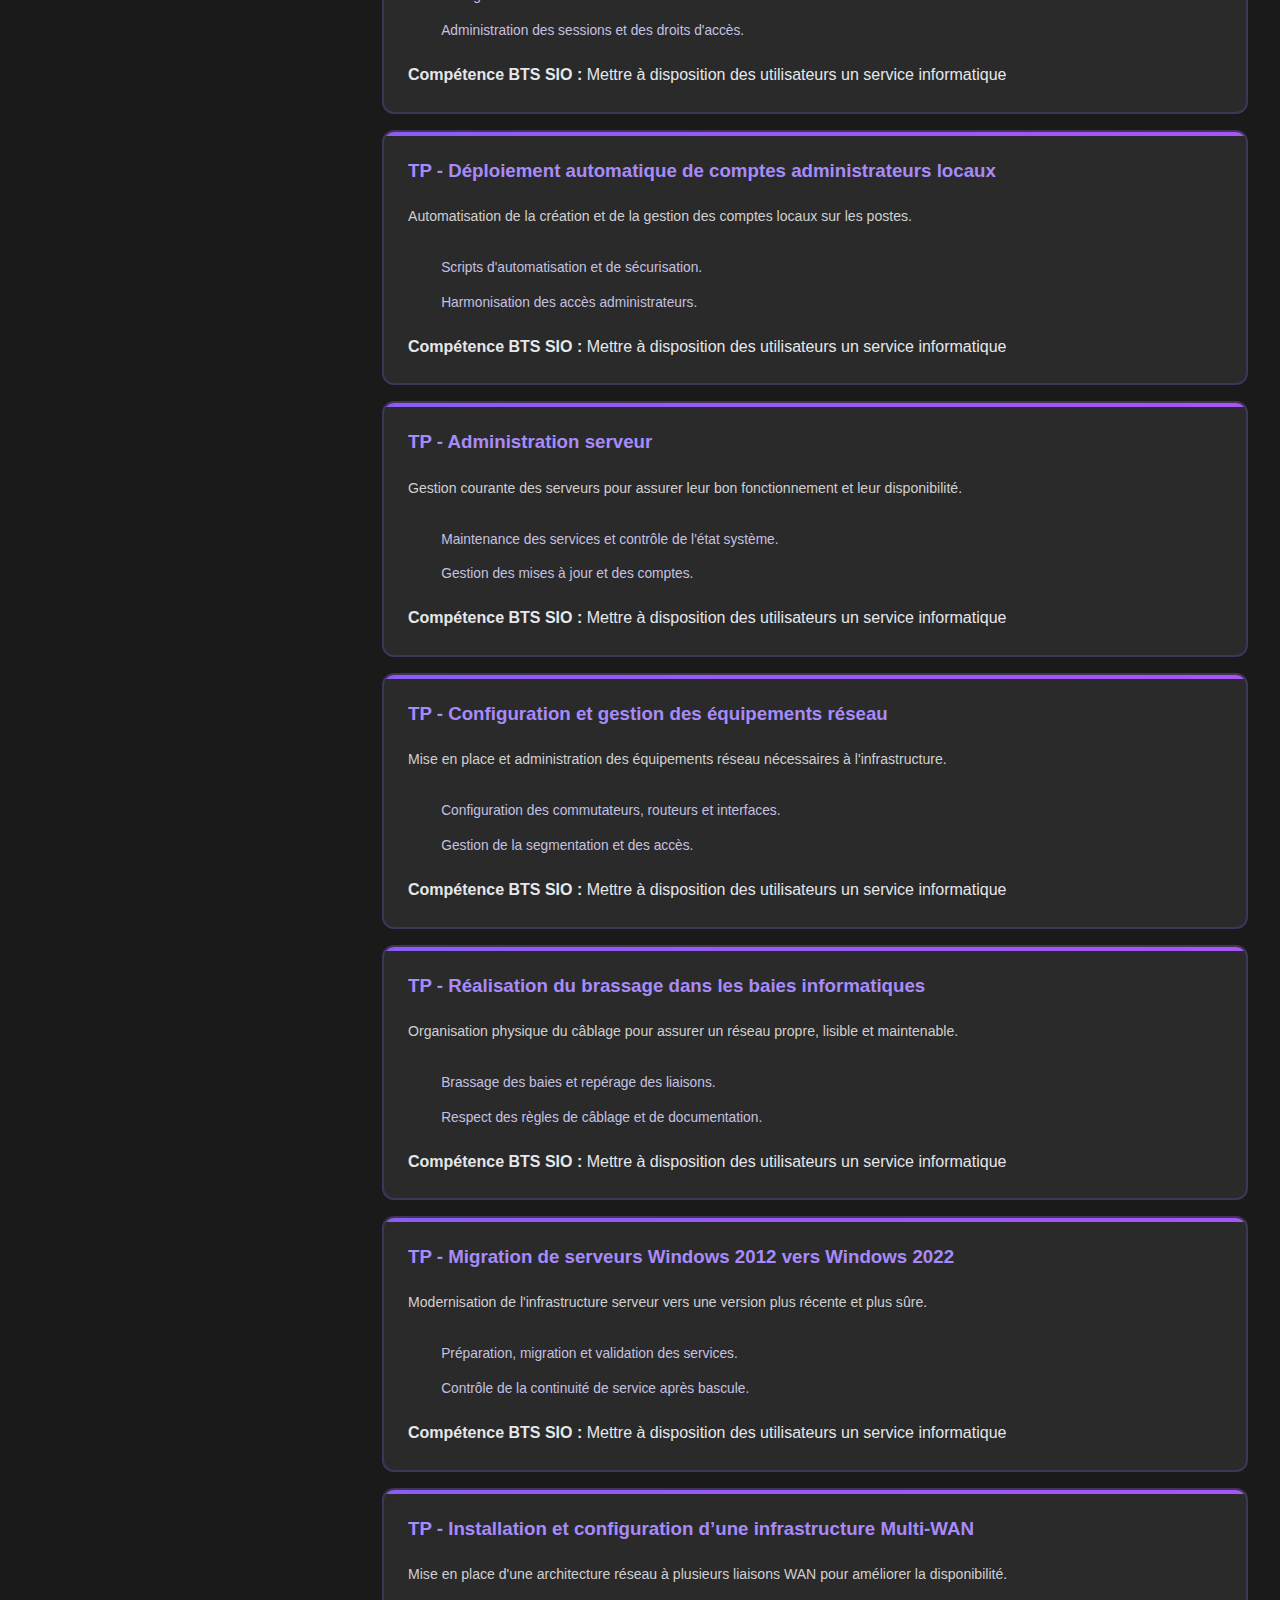
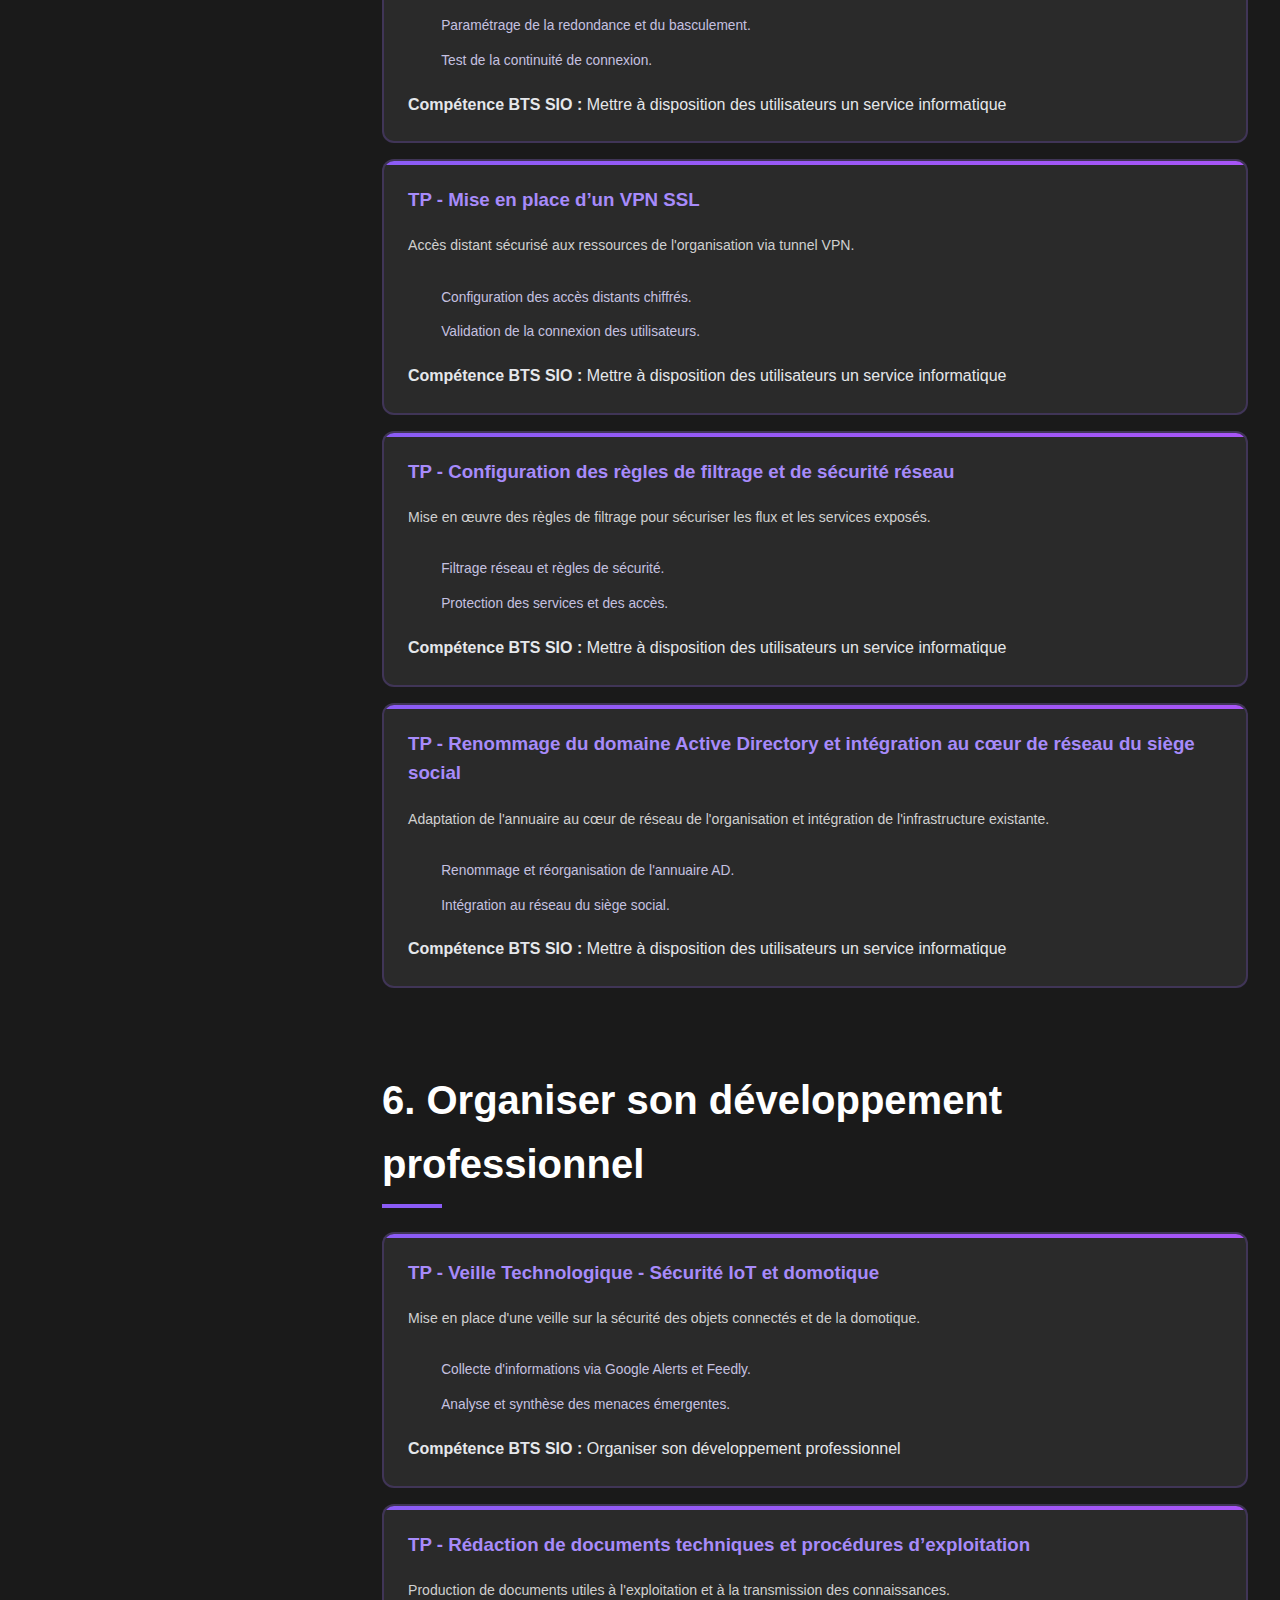
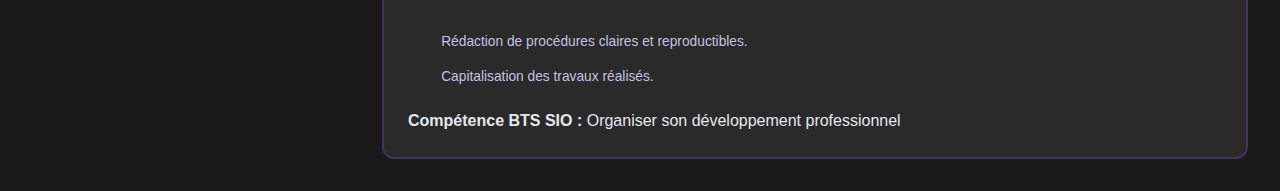
<file: HTML/ReaPro.html>
<!DOCTYPE html>
<html lang="fr">
<head>
    <meta charset="UTF-8">
    <meta name="viewport" content="width=device-width, initial-scale=1.0">
    <title>Réalisations professionnelles - Shakim Guerin</title>
    <link href="https://cdnjs.cloudflare.com/ajax/libs/font-awesome/6.0.0/css/all.min.css" rel="stylesheet">
    <link rel="stylesheet" href="../style.css">
    <link rel="icon" type="image/svg+xml"
          href="data:image/svg+xml,<svg xmlns='http://www.w3.org/2000/svg' viewBox='0 0 640 512'><path fill='%23000000' d='M32 64c0-17.7 14.3-32 32-32H576c17.7 0 32 14.3 32 32V160c0 17.7-14.3 32-32 32H64c-17.7 0-32-14.3-32-32V64zm0 160c0-17.7 14.3-32 32-32H576c17.7 0 32 14.3 32 32V320c0 17.7-14.3 32-32 32H64c-17.7 0-32-14.3-32-32V224zM128 96a32 32 0 1 0 0 64 32 32 0 1 0 0-64zm0 160a32 32 0 1 0 0 64 32 32 0 1 0 0-64z'/></svg>">
</head>
<body class="reapro-page">
    <div class="container">
        <!-- Sidebar -->
        <aside class="sidebar">
            <div class="profile-img"></div>
            <h1 class="name">Shakim Guerin</h1>
            <p class="title">Administrateur systèmes et réseaux</p>
            
            <div class="contact-info">
                <a href="https://www.linkedin.com/in/shakim-guerin-468437383" target="_blank" class="contact-item">
                    <i class="fab fa-linkedin"></i>
                    <div>
                        <span class="contact-label">LinkedIn</span>
                        <div class="contact-value">Shakim Guerin</div>
                    </div>
                </a>
                <a href="mailto:shakimguerin51@gmail.com" class="contact-item">
                    <i class="fas fa-envelope"></i>
                    <div>
                        <span class="contact-label">Email</span>
                        <div class="contact-value">shakimguerin51@gmail.com</div>
                    </div>
                </a>
                <a href="../assets/CV_Shakim_Guerin.pdf" download="CV_Shakim_Guerin.pdf" class="contact-item">
                    <i class="fas fa-file-alt"></i>
                    <div>
                        <span class="contact-label">CV</span>
                        <div class="contact-value">Télécharger</div>
                    </div>
                </a>
            </div>
        </aside>

        <!-- Main Content -->
        <main class="main-content">
            <!-- Navigation -->
            <nav class="navbar">
                <ul class="nav-menu">
                    <li><a href="../index.html">À propos</a></li>
                    <li><a href="veille.html">Veille Technologique</a></li>
                    <li><a href="Rectorat.html">Rectorat</a></li>
                    <li><a href="ReaPro.html" class="active">Réalisations professionnelles</a></li>
                </ul>
            </nav>

            <!-- Header -->
            <section class="blog-header">
                <h1 class="blog-title">Réalisations professionnelles</h1>
                <p class="blog-subtitle">Catégories de compétences avec exemples de devoirs</p>
            </section>

            <!-- Catégories cliquables -->
            <div class="categories-filter">
                <a href="#patrimoine" class="category-btn">1. Gérer le patrimoine informatique</a>
                <a href="#incidents" class="category-btn">2. Répondre aux incidents et aux demandes</a>
                <a href="#presence" class="category-btn">3. Développer la présence en ligne</a>
                <a href="#projet" class="category-btn">4. Travailler en mode projet</a>
                <a href="#service" class="category-btn">5. Mettre à disposition un service informatique</a>
                <a href="#developpement" class="category-btn">6. Organiser son développement professionnel</a>
            </div>

            <!-- Sections -->
            <section id="patrimoine" class="content-section">
                <h2 class="section-title">1. Gérer le patrimoine informatique</h2>
                <div class="card-grid">
                    <div class="card tp-card">
                        <h3>TP - Gestion de parc et inventaire</h3>
                        <p class="tp-summary">Inventaire centralisé des équipements pour suivre le parc informatique et ses affectations.</p>
                        <ul class="tp-points">
                            <li>Organisation des postes et du matériel dans GLPI.</li>
                            <li>Suivi du cycle de vie des équipements.</li>
                        </ul>
                        <p class="tp-competence"><strong>Compétence BTS SIO :</strong> Gérer le patrimoine informatique</p>
                    </div>
                    <div class="card tp-card">
                        <h3>TP - Sécurité Réseau</h3>
                        <p class="tp-summary">Sécurisation du réseau pour protéger les échanges et limiter les accès non autorisés.</p>
                        <ul class="tp-points">
                            <li>Configuration d'un firewall, d'une DMZ et de protections réseau.</li>
                            <li>Contrôle des flux et durcissement des accès.</li>
                        </ul>
                        <p class="tp-competence"><strong>Compétence BTS SIO :</strong> Gérer le patrimoine informatique</p>
                    </div>
                    <div class="card tp-card">
                        <h3>TP - Supervision</h3>
                        <p class="tp-summary">Mise en place d'outils de supervision pour surveiller l'état et la disponibilité des services.</p>
                        <ul class="tp-points">
                            <li>Suivi des équipements avec Zabbix, SNMP et outils de contrôle.</li>
                            <li>Tests de continuité et de disponibilité.</li>
                        </ul>
                        <p class="tp-competence"><strong>Compétence BTS SIO :</strong> Gérer le patrimoine informatique</p>
                    </div>
                    <div class="card tp-card">
                        <h3>TP - Annuaire et services centralisés</h3>
                        <p class="tp-summary">Centralisation des comptes et des services d'annuaire pour simplifier l'administration.</p>
                        <ul class="tp-points">
                            <li>Gestion d'Active Directory, GPO et réplication.</li>
                            <li>Organisation des utilisateurs et des groupes.</li>
                        </ul>
                        <p class="tp-competence"><strong>Compétence BTS SIO :</strong> Gérer le patrimoine informatique</p>
                    </div>
                </div>
            </section>

            <section id="incidents" class="content-section">
                <h2 class="section-title">2. Répondre aux incidents et aux demandes</h2>
                <div class="card-grid">
                    <div class="card tp-card">
                        <h3>TP - Maintenance et dépannage des infrastructures réseaux</h3>
                        <p class="tp-summary">Diagnostic et correction d'incidents réseau pour rétablir rapidement le service.</p>
                        <ul class="tp-points">
                            <li>Analyse des symptômes et identification des causes.</li>
                            <li>Correction des pannes de connectivité, adressage et routage.</li>
                        </ul>
                        <p class="tp-competence"><strong>Compétence BTS SIO :</strong> Répondre aux incidents et aux demandes d’assistance et d’évolution</p>
                    </div>
                    <div class="card tp-card">
                        <h3>TP - Gestion de la hotline</h3>
                        <p class="tp-summary">Prise en charge des demandes utilisateurs et suivi des incidents au quotidien.</p>
                        <ul class="tp-points">
                            <li>Qualification des demandes et priorisation.</li>
                            <li>Suivi des tickets et communication avec les utilisateurs.</li>
                        </ul>
                        <p class="tp-competence"><strong>Compétence BTS SIO :</strong> Répondre aux incidents et aux demandes d’assistance et d’évolution</p>
                    </div>
                    <div class="card tp-card">
                        <h3>TP - Dépannage et support client</h3>
                        <p class="tp-summary">Accompagnement des utilisateurs avec résolution des problèmes techniques et support de proximité.</p>
                        <ul class="tp-points">
                            <li>Diagnostic réseau et assistance utilisateur.</li>
                            <li>Rédaction de comptes rendus et validation du retour au service.</li>
                        </ul>
                        <p class="tp-competence"><strong>Compétence BTS SIO :</strong> Répondre aux incidents et aux demandes d’assistance et d’évolution</p>
                    </div>
                </div>
            </section>

            <section id="presence" class="content-section">
                <h2 class="section-title">3. Développer la présence en ligne</h2>
                <div class="card-grid">
                    <div class="card tp-card">
                        <h3>TP - Projet Web E-commerce (Équipe)</h3>
                        <p class="tp-summary">Développement d'un site e-commerce en équipe avec intégration front-end et back-end.</p>
                        <ul class="tp-points">
                            <li>Création des pages et fonctionnalités du site.</li>
                            <li>Tests fonctionnels et préparation à la mise en ligne.</li>
                        </ul>
                        <p class="tp-competence"><strong>Compétence BTS SIO :</strong> Développer la présence en ligne de l’organisation</p>
                    </div>
                    <div class="card tp-card">
                        <h3>TP - Création d'un compte LinkedIn</h3>
                        <p class="tp-summary">Mise en place d'une présence professionnelle en ligne pour valoriser le profil et les compétences.</p>
                        <ul class="tp-points">
                            <li>Création et personnalisation du profil professionnel.</li>
                            <li>Valorisation des compétences et des réalisations.</li>
                        </ul>
                        <p class="tp-competence"><strong>Compétence BTS SIO :</strong> Développer la présence en ligne de l’organisation</p>
                    </div>
                </div>
            </section>

            <section id="projet" class="content-section">
                <h2 class="section-title">4. Travailler en mode projet</h2>
                <div class="card-grid">
                    <div class="card tp-card">
                        <h3>TP - Multi Projet Windows/Linux</h3>
                        <p class="tp-summary">Gestion simultanée de plusieurs environnements pour coordonner les livrables et les tâches.</p>
                        <ul class="tp-points">
                            <li>Planification des actions et suivi de l'avancement.</li>
                            <li>Coordination entre les environnements Windows et Linux.</li>
                        </ul>
                        <p class="tp-competence"><strong>Compétence BTS SIO :</strong> Travailler en mode projet</p>
                    </div>
                    <div class="card tp-card">
                        <h3>Projet AP Mairie</h3>
                        <p class="tp-summary">Mise en place d'une infrastructure réseau et système simulant une vraie mairie pour organiser les services et les accès.</p>
                        <ul class="tp-points">
                            <li>Conception d'une architecture réseau et système adaptée à une mairie.</li>
                            <li>Création d'environnements séparés pour les services et les utilisateurs.</li>
                        </ul>
                        <p class="tp-competence"><strong>Compétence BTS SIO :</strong> Travailler en mode projet</p>
                    </div>
                </div>
            </section>

            <section id="service" class="content-section">
                <h2 class="section-title">5. Mettre à disposition un service informatique</h2>
                <div class="card-grid">
                    <div class="card tp-card">
                        <h3>TP - Mise en place et administration de serveurs</h3>
                        <p class="tp-summary">Déploiement et administration de serveurs pour fournir les services essentiels aux utilisateurs.</p>
                        <ul class="tp-points">
                            <li>Installation et configuration des services serveur.</li>
                            <li>Gestion des rôles et de la disponibilité.</li>
                        </ul>
                        <p class="tp-competence"><strong>Compétence BTS SIO :</strong> Mettre à disposition des utilisateurs un service informatique</p>
                    </div>
                    <div class="card tp-card">
                        <h3>TP - Mise en place et administration de services RDS</h3>
                        <p class="tp-summary">Publication de services de bureau à distance pour les utilisateurs du réseau.</p>
                        <ul class="tp-points">
                            <li>Configuration des accès distants.</li>
                            <li>Administration des sessions et des droits d'accès.</li>
                        </ul>
                        <p class="tp-competence"><strong>Compétence BTS SIO :</strong> Mettre à disposition des utilisateurs un service informatique</p>
                    </div>
                    <div class="card tp-card">
                        <h3>TP - Déploiement automatique de comptes administrateurs locaux</h3>
                        <p class="tp-summary">Automatisation de la création et de la gestion des comptes locaux sur les postes.</p>
                        <ul class="tp-points">
                            <li>Scripts d'automatisation et de sécurisation.</li>
                            <li>Harmonisation des accès administrateurs.</li>
                        </ul>
                        <p class="tp-competence"><strong>Compétence BTS SIO :</strong> Mettre à disposition des utilisateurs un service informatique</p>
                    </div>
                    <div class="card tp-card">
                        <h3>TP - Administration serveur</h3>
                        <p class="tp-summary">Gestion courante des serveurs pour assurer leur bon fonctionnement et leur disponibilité.</p>
                        <ul class="tp-points">
                            <li>Maintenance des services et contrôle de l'état système.</li>
                            <li>Gestion des mises à jour et des comptes.</li>
                        </ul>
                        <p class="tp-competence"><strong>Compétence BTS SIO :</strong> Mettre à disposition des utilisateurs un service informatique</p>
                    </div>
                    <div class="card tp-card">
                        <h3>TP - Configuration et gestion des équipements réseau</h3>
                        <p class="tp-summary">Mise en place et administration des équipements réseau nécessaires à l'infrastructure.</p>
                        <ul class="tp-points">
                            <li>Configuration des commutateurs, routeurs et interfaces.</li>
                            <li>Gestion de la segmentation et des accès.</li>
                        </ul>
                        <p class="tp-competence"><strong>Compétence BTS SIO :</strong> Mettre à disposition des utilisateurs un service informatique</p>
                    </div>
                    <div class="card tp-card">
                        <h3>TP - Réalisation du brassage dans les baies informatiques</h3>
                        <p class="tp-summary">Organisation physique du câblage pour assurer un réseau propre, lisible et maintenable.</p>
                        <ul class="tp-points">
                            <li>Brassage des baies et repérage des liaisons.</li>
                            <li>Respect des règles de câblage et de documentation.</li>
                        </ul>
                        <p class="tp-competence"><strong>Compétence BTS SIO :</strong> Mettre à disposition des utilisateurs un service informatique</p>
                    </div>
                    <div class="card tp-card">
                        <h3>TP - Migration de serveurs Windows 2012 vers Windows 2022</h3>
                        <p class="tp-summary">Modernisation de l'infrastructure serveur vers une version plus récente et plus sûre.</p>
                        <ul class="tp-points">
                            <li>Préparation, migration et validation des services.</li>
                            <li>Contrôle de la continuité de service après bascule.</li>
                        </ul>
                        <p class="tp-competence"><strong>Compétence BTS SIO :</strong> Mettre à disposition des utilisateurs un service informatique</p>
                    </div>
                    <div class="card tp-card">
                        <h3>TP - Installation et configuration d’une infrastructure Multi-WAN</h3>
                        <p class="tp-summary">Mise en place d'une architecture réseau à plusieurs liaisons WAN pour améliorer la disponibilité.</p>
                        <ul class="tp-points">
                            <li>Paramétrage de la redondance et du basculement.</li>
                            <li>Test de la continuité de connexion.</li>
                        </ul>
                        <p class="tp-competence"><strong>Compétence BTS SIO :</strong> Mettre à disposition des utilisateurs un service informatique</p>
                    </div>
                    <div class="card tp-card">
                        <h3>TP - Mise en place d’un VPN SSL</h3>
                        <p class="tp-summary">Accès distant sécurisé aux ressources de l'organisation via tunnel VPN.</p>
                        <ul class="tp-points">
                            <li>Configuration des accès distants chiffrés.</li>
                            <li>Validation de la connexion des utilisateurs.</li>
                        </ul>
                        <p class="tp-competence"><strong>Compétence BTS SIO :</strong> Mettre à disposition des utilisateurs un service informatique</p>
                    </div>
                    <div class="card tp-card">
                        <h3>TP - Configuration des règles de filtrage et de sécurité réseau</h3>
                        <p class="tp-summary">Mise en œuvre des règles de filtrage pour sécuriser les flux et les services exposés.</p>
                        <ul class="tp-points">
                            <li>Filtrage réseau et règles de sécurité.</li>
                            <li>Protection des services et des accès.</li>
                        </ul>
                        <p class="tp-competence"><strong>Compétence BTS SIO :</strong> Mettre à disposition des utilisateurs un service informatique</p>
                    </div>
                    <div class="card tp-card">
                        <h3>TP - Renommage du domaine Active Directory et intégration au cœur de réseau du siège social</h3>
                        <p class="tp-summary">Adaptation de l'annuaire au cœur de réseau de l'organisation et intégration de l'infrastructure existante.</p>
                        <ul class="tp-points">
                            <li>Renommage et réorganisation de l'annuaire AD.</li>
                            <li>Intégration au réseau du siège social.</li>
                        </ul>
                        <p class="tp-competence"><strong>Compétence BTS SIO :</strong> Mettre à disposition des utilisateurs un service informatique</p>
                    </div>
                </div>
            </section>

            <section id="developpement" class="content-section">
                <h2 class="section-title">6. Organiser son développement professionnel</h2>
                <div class="card-grid">
                    <div class="card tp-card">
                        <h3>TP - Veille Technologique - Sécurité IoT et domotique</h3>
                        <p class="tp-summary">Mise en place d'une veille sur la sécurité des objets connectés et de la domotique.</p>
                        <ul class="tp-points">
                            <li>Collecte d'informations via Google Alerts et Feedly.</li>
                            <li>Analyse et synthèse des menaces émergentes.</li>
                        </ul>
                        <p class="tp-competence"><strong>Compétence BTS SIO :</strong> Organiser son développement professionnel</p>
                    </div>
                    <div class="card tp-card">
                        <h3>TP - Rédaction de documents techniques et procédures d’exploitation</h3>
                        <p class="tp-summary">Production de documents utiles à l'exploitation et à la transmission des connaissances.</p>
                        <ul class="tp-points">
                            <li>Rédaction de procédures claires et reproductibles.</li>
                            <li>Capitalisation des travaux réalisés.</li>
                        </ul>
                        <p class="tp-competence"><strong>Compétence BTS SIO :</strong> Organiser son développement professionnel</p>
                    </div>
                </div>
            </section>
        </main>
    </div>
</body>
</html>
</file>
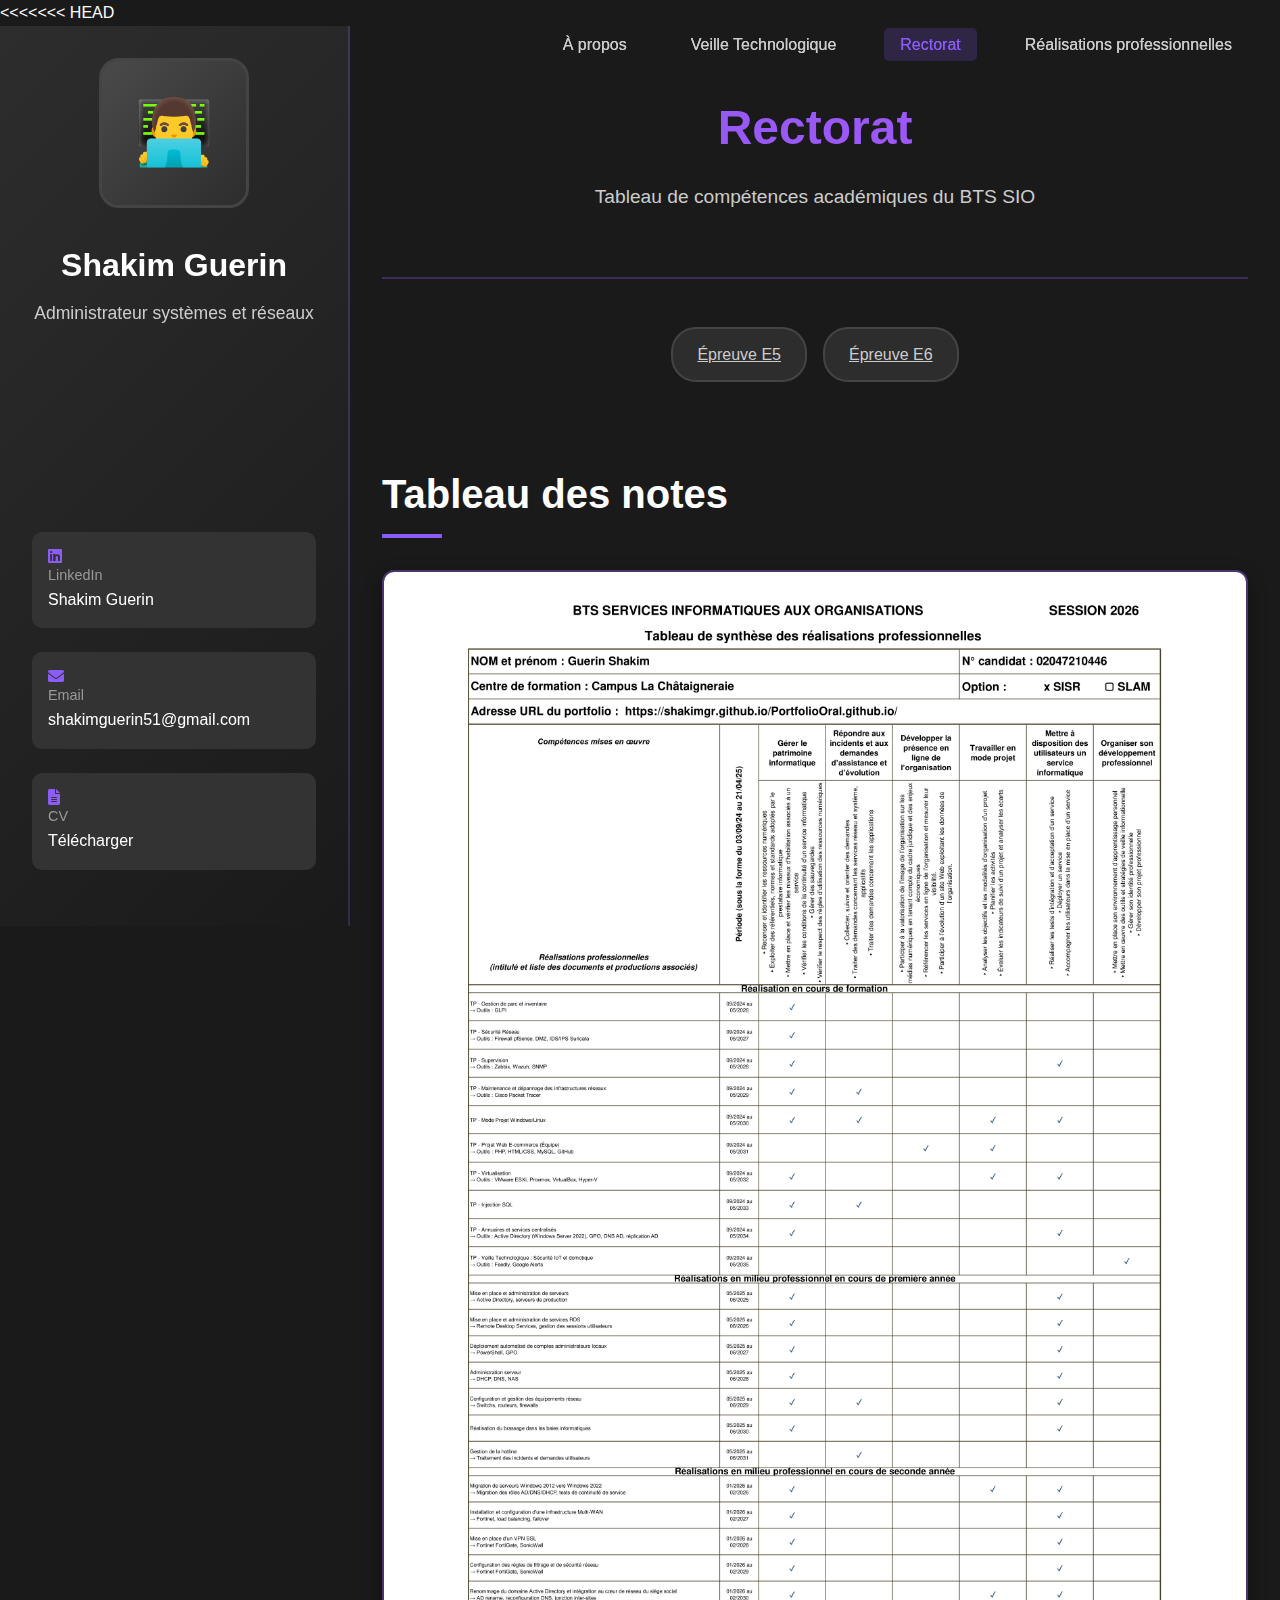
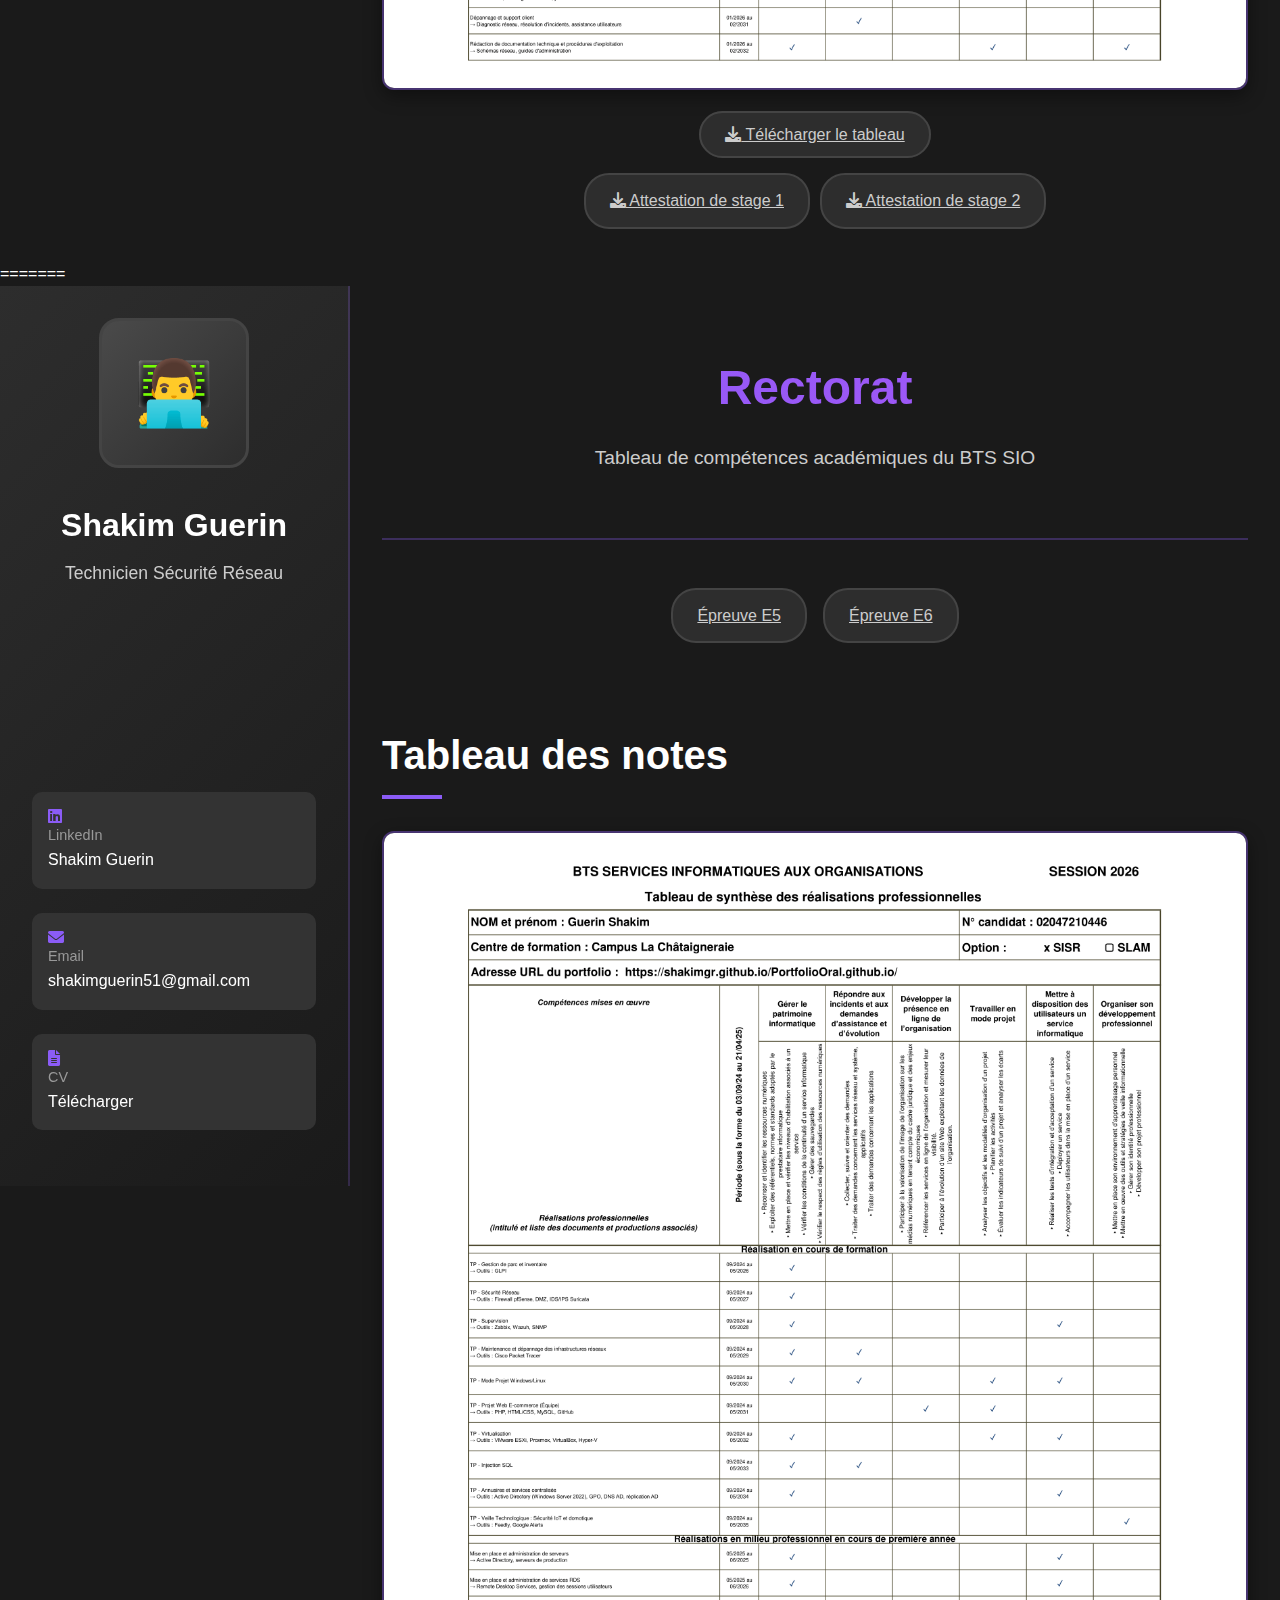
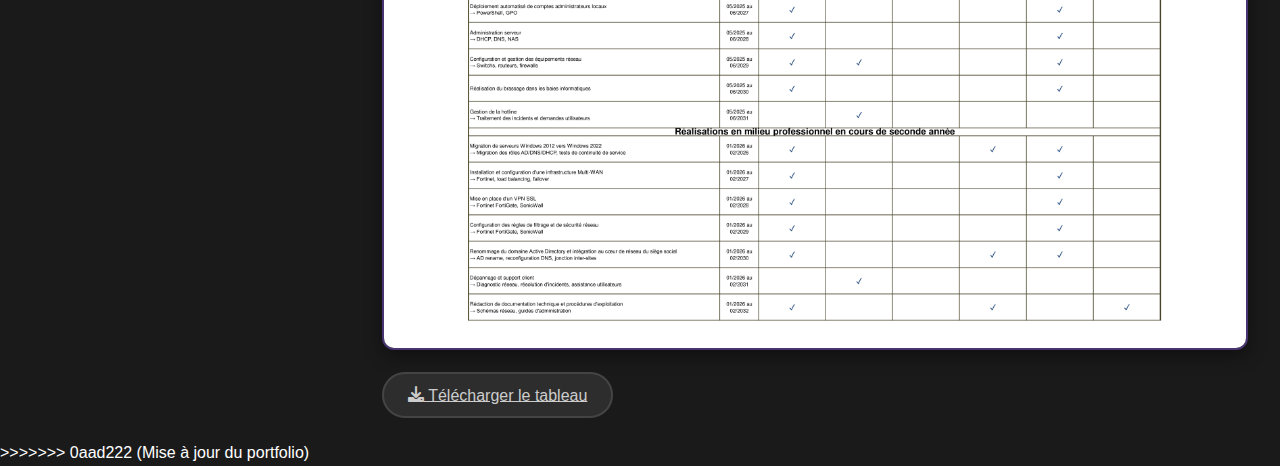
<file: HTML/Rectorat.html>
<<<<<<< HEAD
<!DOCTYPE html>
<html lang="fr">
<head>
    <meta charset="UTF-8">
    <meta name="viewport" content="width=device-width, initial-scale=1.0">
    <title>Rectorat - Shakim Guerin</title>
    <link href="https://cdnjs.cloudflare.com/ajax/libs/font-awesome/6.0.0/css/all.min.css" rel="stylesheet">
    <link rel="stylesheet" href="../style.css">
</head>
<body>
    <div class="container">
        <!-- Sidebar -->
        <aside class="sidebar">
            <div class="profile-img"></div>
            <h1 class="name">Shakim Guerin</h1>
            <p class="title">Administrateur systèmes et réseaux</p>
            
            <div class="contact-info">
                <a href="https://www.linkedin.com/in/shakim-guerin-468437383" target="_blank" class="contact-item">
                    <i class="fab fa-linkedin"></i>
                    <div>
                        <span class="contact-label">LinkedIn</span>
                        <div class="contact-value">Shakim Guerin</div>
                    </div>
                </a>
                <a href="mailto:shakimguerin51@gmail.com" class="contact-item">
                    <i class="fas fa-envelope"></i>
                    <div>
                        <span class="contact-label">Email</span>
                        <div class="contact-value">shakimguerin51@gmail.com</div>
                    </div>
                </a>
                <a href="../assets/CV_Shakim_Guerin.pdf" download="CV_Shakim_Guerin.pdf" class="contact-item">
                    <i class="fas fa-file-alt"></i>
                    <div>
                        <span class="contact-label">CV</span>
                        <div class="contact-value">Télécharger</div>
                    </div>
                </a>
            </div>
        </aside>

        <!-- Main Content -->
        <main class="main-content">
            <!-- Navigation -->
            <nav class="navbar">
                <ul class="nav-menu">
                    <li><a href="../index.html">À propos</a></li>
                    <li><a href="veille.html">Veille Technologique</a></li>
                    <li><a href="Rectorat.html" class="active">Rectorat</a></li>
                    <li><a href="ReaPro.html">Réalisations professionnelles</a></li>
                </ul>
            </nav>

            <!-- Header -->
            <section class="blog-header">
                <h1 class="blog-title">Rectorat</h1>
                <p class="blog-subtitle">Tableau de compétences académiques du BTS SIO</p>
            </section>

            <!-- Boutons E5 / E6 -->
            <div class="categories-filter">
                <a href="#tableau" class="category-btn">Épreuve E5</a>
                <a href="DossierEpreuve.html" class="category-btn">Épreuve E6</a>
            </div>

            <!-- Image tableau -->
            <section class="content-section" id="tableau">
                <h2 class="section-title">Tableau des notes</h2>
                <div class="rectorat-image">
                    <img src="../assets/tableau.png" alt="Tableau Excel" class="tableau-img">
                </div>
                <div class="download-wrapper" style="margin-top:10px; display:flex; flex-direction:column; align-items:center; gap:10px;">
                    <div class="download-btn">
                        <a href="../assets/tableau.xlsx" download class="category-btn">
                            <i class="fas fa-download"></i> Télécharger le tableau
                        </a>
                    </div>
                    <div class="download-attestations" style="display:flex; gap:10px; flex-wrap:wrap; justify-content:center; margin-top:16px;">
                        <a href="../assets/Attestationstage1.pdf" download class="category-btn">
                            <i class="fas fa-download"></i> Attestation de stage 1
                        </a>
                        <a href="../assets/Attestationstage2.pdf" download class="category-btn">
                            <i class="fas fa-download"></i> Attestation de stage 2
                        </a>
                    </div>
                </div>
            </section>
        </main>
    </div>
</body>
</html>
=======
<!DOCTYPE html>
<html lang="fr">
<head>
    <meta charset="UTF-8">
    <meta name="viewport" content="width=device-width, initial-scale=1.0">
    <title>Rectorat - Shakim Guerin</title>
    <link href="https://cdnjs.cloudflare.com/ajax/libs/font-awesome/6.0.0/css/all.min.css" rel="stylesheet">
    <link rel="stylesheet" href="../style.css">
</head>
<body>
    <div class="container">
        <!-- Sidebar -->
        <aside class="sidebar">
            <div class="profile-img"></div>
            <h1 class="name">Shakim Guerin</h1>
            <p class="title">Technicien Sécurité Réseau</p>
            
            <div class="contact-info">
                <a href="https://www.linkedin.com/in/shakim-guerin-468437383" target="_blank" class="contact-item">
                    <i class="fab fa-linkedin"></i>
                    <div>
                        <span class="contact-label">LinkedIn</span>
                        <div class="contact-value">Shakim Guerin</div>
                    </div>
                </a>
                <a href="mailto:shakimguerin51@gmail.com" class="contact-item">
                    <i class="fas fa-envelope"></i>
                    <div>
                        <span class="contact-label">Email</span>
                        <div class="contact-value">shakimguerin51@gmail.com</div>
                    </div>
                </a>
                <a href="../assets/CV_Shakim_Guerin.pdf" download="CV_Shakim_Guerin.pdf" class="contact-item">
                    <i class="fas fa-file-alt"></i>
                    <div>
                        <span class="contact-label">CV</span>
                        <div class="contact-value">Télécharger</div>
                    </div>
                </a>
            </div>
        </aside>

        <!-- Main Content -->
        <main class="main-content">
            <!-- Navigation -->
            <nav class="navbar">
                <ul class="nav-menu">
                    <li><a href="../index.html">À propos</a></li>
                    <li><a href="veille.html">Veille Technologique</a></li>
                    <li><a href="Rectorat.html" class="active">Rectorat</a></li>
                    <li><a href="ReaPro.html">Réalisations professionnelles</a></li>
                </ul>
            </nav>

            <!-- Header -->
            <section class="blog-header">
                <h1 class="blog-title">Rectorat</h1>
                <p class="blog-subtitle">Tableau de compétences académiques du BTS SIO</p>
            </section>

            <!-- Boutons E5 / E6 -->
            <div class="categories-filter">
                <a href="#e5" class="category-btn">Épreuve E5</a>
                <a href="#e6" class="category-btn">Épreuve E6</a>
            </div>

            <!-- Image tableau -->
            <section class="content-section" id="tableau">
                <h2 class="section-title">Tableau des notes</h2>
                <div class="rectorat-image">
                    <img src="../assets/tableau.png" alt="Tableau Excel" class="tableau-img">
                </div>
                <div class="download-btn">
                    <a href="../assets/tableau.xlsx" download class="category-btn">
                        <i class="fas fa-download"></i> Télécharger le tableau
                    </a>
                </div>
            </section>
        </main>
    </div>
</body>
</html>
>>>>>>> 0aad222 (Mise à jour du portfolio)
</file>
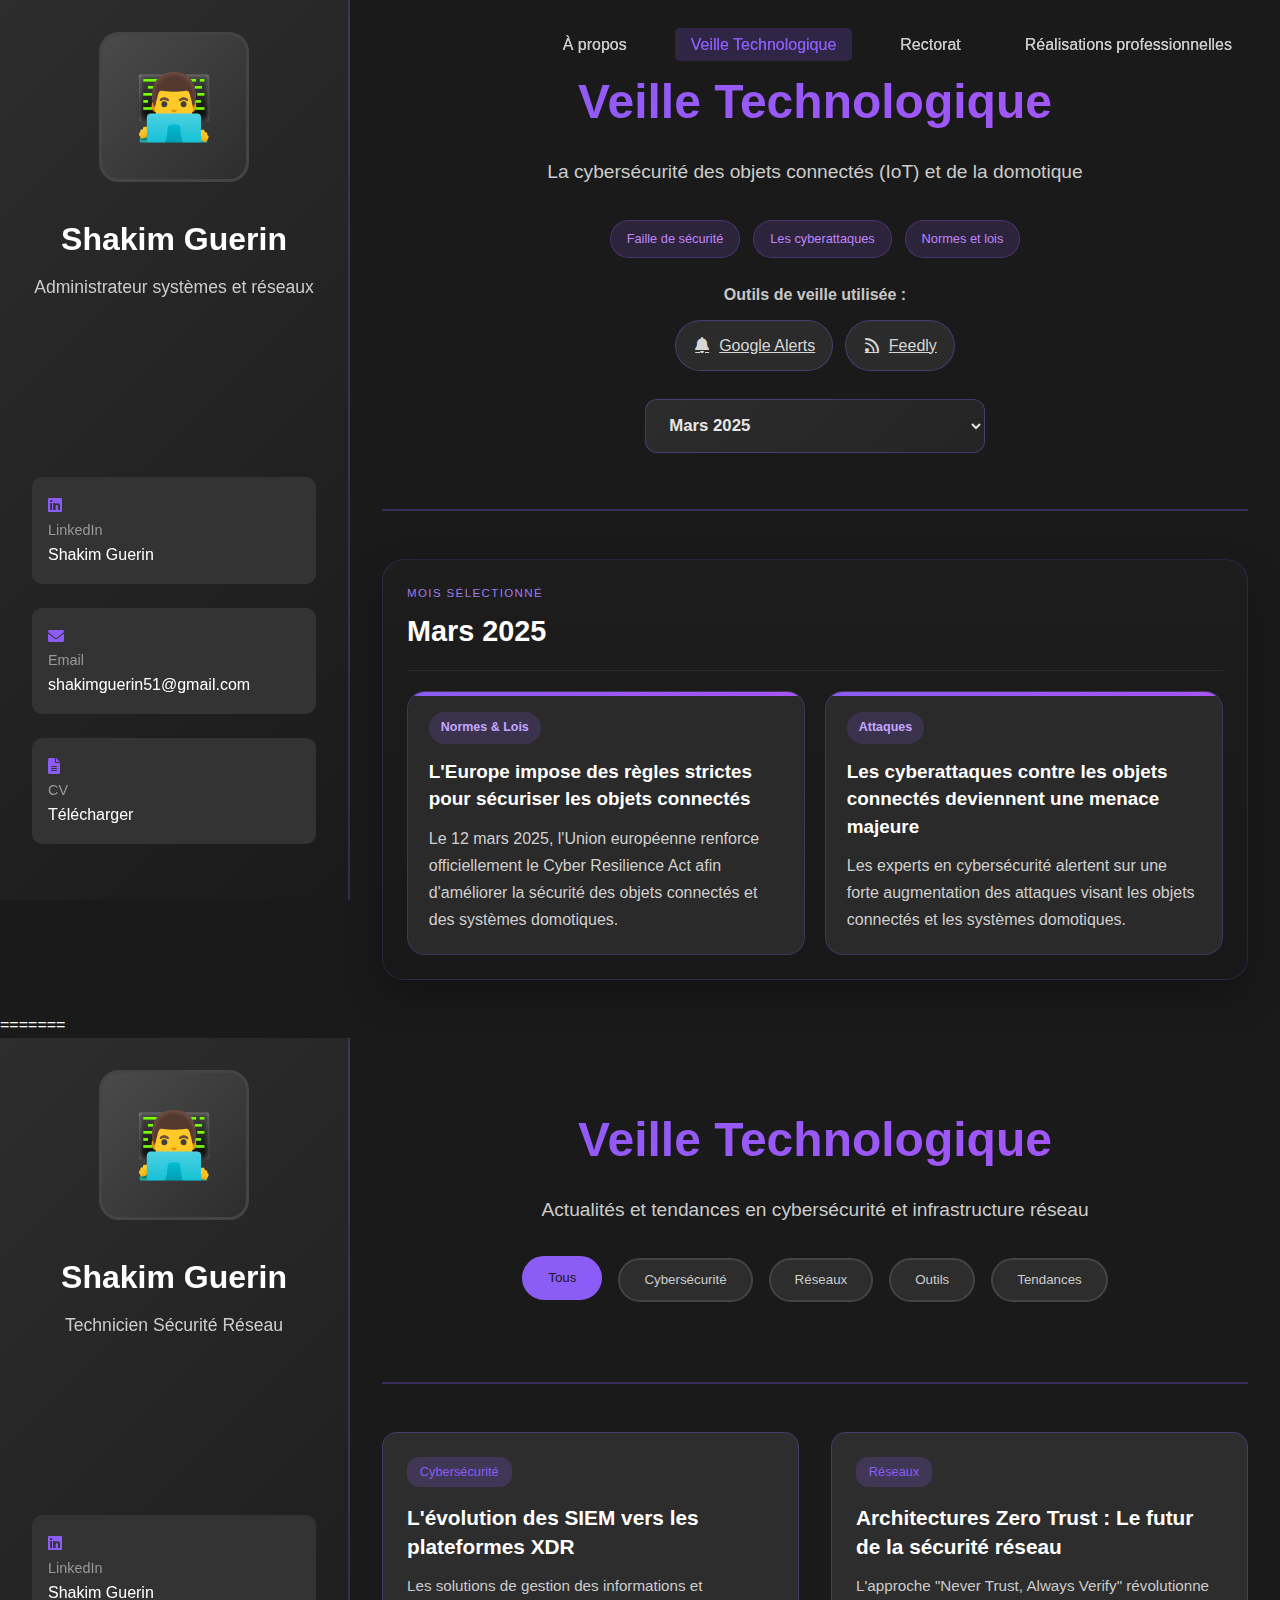
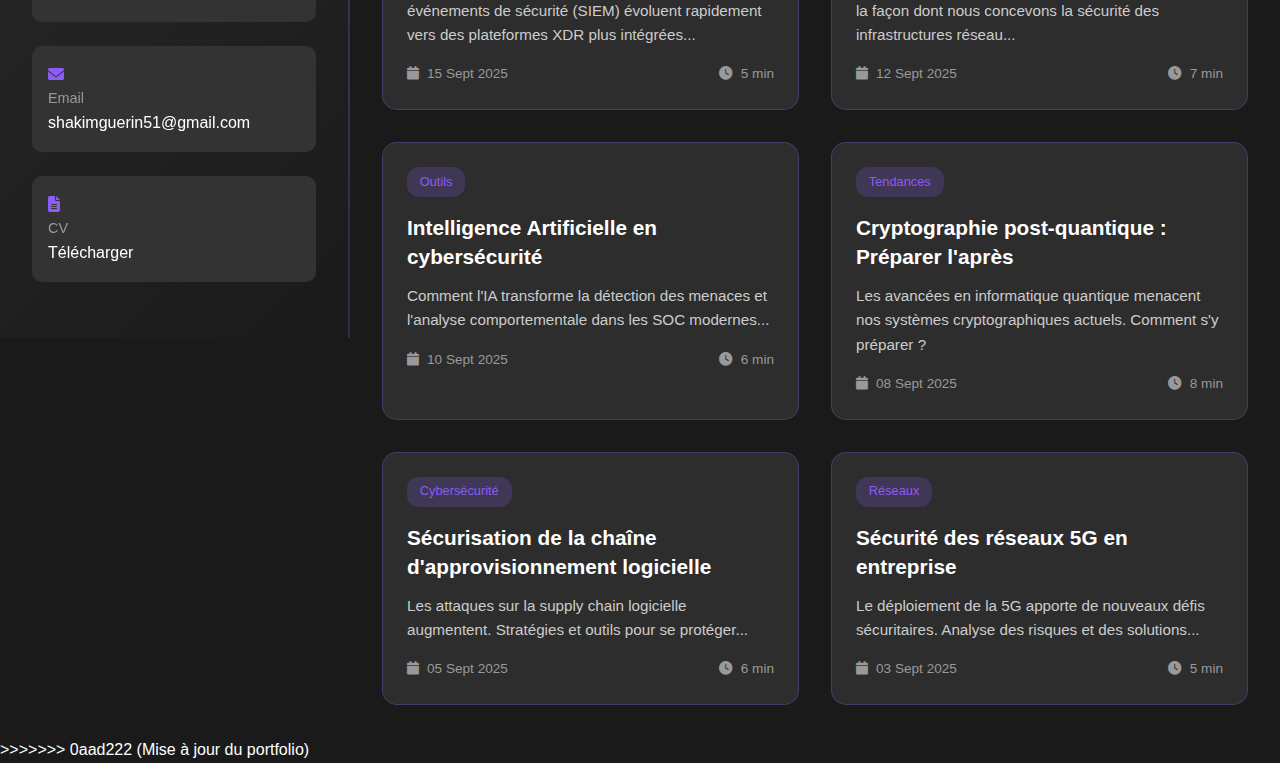
<file: HTML/veille.html>
<!DOCTYPE html>
<html lang="fr">
<head>
    <meta charset="UTF-8">
    <meta name="viewport" content="width=device-width, initial-scale=1.0">
    <title>Shakim Guerin - Veille Technologique</title>
    <link href="https://cdnjs.cloudflare.com/ajax/libs/font-awesome/6.0.0/css/all.min.css" rel="stylesheet">
    <link rel="stylesheet" href="../style.css">
    <link rel="icon" type="image/svg+xml"
          href="data:image/svg+xml,<svg xmlns='http://www.w3.org/2000/svg' viewBox='0 0 640 512'><path fill='%23000000' d='M32 64c0-17.7 14.3-32 32-32H576c17.7 0 32 14.3 32 32V160c0 17.7-14.3 32-32 32H64c-17.7 0-32-14.3-32-32V64zm0 160c0-17.7 14.3-32 32-32H576c17.7 0 32 14.3 32 32V320c0 17.7-14.3 32-32 32H64c-17.7 0-32-14.3-32-32V224zM128 96a32 32 0 1 0 0 64 32 32 0 1 0 0-64zm0 160a32 32 0 1 0 0 64 32 32 0 1 0 0-64z'/></svg>">
</head>
<body>
    <div class="container">
        <aside class="sidebar">
            <div class="profile-img"></div>
            <h1 class="name">Shakim Guerin</h1>
            <p class="title">Administrateur systèmes et réseaux</p>
            <div class="contact-info">
                <a href="https://www.linkedin.com/in/shakim-guerin-468437383" target="_blank" class="contact-item">
                    <i class="fab fa-linkedin"></i>
                    <div>
                        <span class="contact-label">LinkedIn</span>
                        <div class="contact-value">Shakim Guerin</div>
                    </div>
                </a>
                <a href="mailto:shakimguerin51@gmail.com" class="contact-item">
                    <i class="fas fa-envelope"></i>
                    <div>
                        <span class="contact-label">Email</span>
                        <div class="contact-value">shakimguerin51@gmail.com</div>
                    </div>
                </a>
                <a href="../assets/CV_Shakim_Guerin.pdf" download="CV_Shakim_Guerin.pdf" class="contact-item">
                    <i class="fas fa-file-alt"></i>
                    <div>
                        <span class="contact-label">CV</span>
                        <div class="contact-value">Télécharger</div>
                    </div>
                </a>
            </div>
        </aside>

        <main class="main-content">
            <nav class="navbar">
                <ul class="nav-menu">
                    <li><a href="../index.html">À propos</a></li>
                    <li><a href="veille.html" class="active">Veille Technologique</a></li>
                    <li><a href="Rectorat.html">Rectorat</a></li>
                    <li><a href="ReaPro.html">Réalisations professionnelles</a></li>
                </ul>
            </nav>

            <section class="blog-header">
                <h1 class="blog-title">Veille Technologique</h1>
                <p class="blog-subtitle">La cybersécurité des objets connectés (IoT) et de la domotique</p>
                <div class="bornage-badges-compact">
                    <span class="badge-small badge-bornage">Faille de sécurité</span>
                    <span class="badge-small badge-bornage">Les cyberattaques</span>
                    <span class="badge-small badge-bornage">Normes et lois</span>
                </div>
                <div class="tools-used" style="display:flex; flex-direction:column; align-items:center; gap:12px; margin-bottom:28px;">
                    <div class="tools-label" style="color:#c7c7c7; font-weight:600; text-align:center;">Outils de veille utilisée :</div>
                    <div style="display:flex; gap:12px; align-items:center; justify-content:center; flex-wrap:wrap;">
                        <a href="https://www.google.com/alerts" target="_blank" rel="noopener" class="month-btn" style="display:flex; align-items:center; gap:8px;">
                            <i class="fas fa-bell" style="width:18px; text-align:center;"></i>
                            <span>Google Alerts</span>
                        </a>
                        <a href="https://feedly.com" target="_blank" rel="noopener" class="month-btn" style="display:flex; align-items:center; gap:8px;">
                            <i class="fas fa-rss" style="width:18px; text-align:center;"></i>
                            <span>Feedly</span>
                        </a>
                    </div>
                </div>
                <div class="months-filter" id="monthButtons"></div>
            </section>

            <section class="news-panel">
                <div class="news-panel-header">
                    <div>
                        <p class="news-panel-kicker">Mois sélectionné</p>
                        <h2 class="news-panel-title" id="selectedMonthTitle"></h2>
                    </div>
                </div>
                <div class="news-grid" id="monthNews"></div>
            </section>
        </main>
    </div>

    <div id="newsModal" class="modal" aria-hidden="true">
        <div class="modal-content">
            <div class="modal-header">
                <h2 class="modal-title" id="newsModalTitle"></h2>
                <span class="close" id="newsModalClose">&times;</span>
            </div>
            <div class="modal-body" id="newsModalBody"></div>
        </div>
    </div>

    <script>
        const monthlyNews = [
            {
                month: "Mars 2025",
                summary: "Lancement d'une veille orientée identité, accès et premières briques d'automatisation.",
                items: [
                    {
                        tag: "Normes & Lois",
                        title: "L'Europe impose des règles strictes pour sécuriser les objets connectés",
                        bornage: "Normes & Lois",
                        author: "Parlement européen / Commission européenne",
                        date: "12 Mars 2025",
                        link: "https://eur-lex.europa.eu/eli/reg/2024/2847/oj",
                        excerpt: "Le 12 mars 2025, l'Union européenne renforce officiellement le Cyber Resilience Act afin d'améliorer la sécurité des objets connectés et des systèmes domotiques.",
                        content: "Le 12 mars 2025, l'Union européenne renforce officiellement le Cyber Resilience Act afin d'améliorer la sécurité des objets connectés et des systèmes domotiques. Cette loi oblige les fabricants à intégrer la cybersécurité dès la conception et à garantir un suivi continu des produits après leur mise sur le marché. Les principales obligations incluent : sécurité obligatoire dès la conception des appareils, mises à jour de sécurité régulières et automatisées, obligation de corriger rapidement les vulnérabilités, meilleure protection des données personnelles des utilisateurs, et réduction des risques d'intrusion dans les systèmes domotiques."
                    },
                    {
                        tag: "Attaques",
                        title: "Les cyberattaques contre les objets connectés deviennent une menace majeure",
                        bornage: "Attaque",
                        author: "IoT Now",
                        date: "27 Mars 2025",
                        link: "https://iotnow.fr/liot-le-maillon-faible-de-la-cybersecurite-de-demain/",
                        excerpt: "Les experts en cybersécurité alertent sur une forte augmentation des attaques visant les objets connectés et les systèmes domotiques.",
                        content: "Le 27 mars 2025, les experts en cybersécurité alertent sur une forte augmentation des attaques visant les objets connectés et les systèmes domotiques. Les pirates exploitent principalement les failles techniques et les mauvaises configurations des équipements. Les principales méthodes d'attaque incluent : utilisation de mots de passe faibles ou identiques par défaut, exploitation d'appareils non mis à jour ou mal sécurisés, ciblage des caméras IP, routeurs et objets domotiques, intrusion dans les réseaux domestiques pour espionnage, et transformation des appareils en botnets pour attaques massives."
                    }
                ]
            },
            {
                month: "Avril 2025",
                summary: "La cybersécurité des objets connectés reste un enjeu majeur avec des failles critiques et des attaques automatisées en augmentation.",
                items: [
                    {
                        tag: "Failles",
                        title: "Les objets connectés domestiques toujours exposés à de nombreuses failles critiques",
                        bornage: "Faille de Sécurité",
                        author: "ANSSI (Agence nationale de la sécurité des systèmes d'information)",
                        date: "Avril 2025",
                        link: "https://cyber.gouv.fr",
                        excerpt: "Les experts en cybersécurité signalent que de nombreux objets connectés domestiques présentent encore des failles importantes.",
                        content: "En avril 2025, les experts en cybersécurité signalent que de nombreux objets connectés domestiques présentent encore des failles importantes. Ces vulnérabilités concernent surtout les équipements mal configurés ou non mis à jour, ce qui facilite les attaques à distance. Les principaux problèmes incluent : failles liées aux mises à jour absentes ou retardées, mauvaise configuration des appareils domotiques, accès non sécurisé aux interfaces de contrôle, risques d'intrusion dans les réseaux domestiques, et exposition de données personnelles des utilisateurs."
                    },
                    {
                        tag: "Botnets",
                        title: "Des attaques automatisées ciblent massivement les réseaux d'objets connectés",
                        bornage: "Attaque",
                        author: "ENISA (European Union Agency for Cybersecurity)",
                        date: "Avril 2025",
                        link: "https://www.enisa.europa.eu",
                        excerpt: "Les chercheurs en cybersécurité observent une augmentation des attaques automatisées visant les objets connectés.",
                        content: "En avril 2025, les chercheurs en cybersécurité observent une augmentation des attaques automatisées visant les objets connectés. Les cybercriminels utilisent des botnets composés d'appareils IoT compromis pour lancer des attaques à grande échelle. Les principales menaces incluent : utilisation d'objets connectés infectés pour former des botnets, attaques DDoS massives contre des réseaux et services, exploitation des mots de passe faibles et par défaut, ciblage des caméras, routeurs et objets domotiques, et propagation rapide des infections dans les réseaux domestiques."
                    }
                ]
            },
            {
                month: "Mai 2025",
                summary: "Les systèmes domotiques sont de plus en plus intégrés dans les foyers intelligents, mais cette évolution s'accompagne de nouvelles vulnérabilités et d'attaques plus sophistiquées.",
                items: [
                    {
                        tag: "Protocoles",
                        title: "Les failles critiques des protocoles domotiques inquiètent les experts en cybersécurité",
                        bornage: "Faille de Sécurité",
                        author: "ENISA (European Union Agency for Cybersecurity)",
                        date: "14 Mai 2025",
                        link: "https://www.enisa.europa.eu",
                        excerpt: "Un rapport de l'ENISA met en évidence plusieurs vulnérabilités dans les protocoles utilisés par les objets connectés et les systèmes domotiques.",
                        content: "Le 14 mai 2025, un rapport de l'ENISA met en évidence plusieurs vulnérabilités dans les protocoles utilisés par les objets connectés et les systèmes domotiques. Ces failles touchent principalement les communications sans fil et les équipements mal configurés, facilitant les intrusions dans les réseaux domestiques. Les principaux problèmes incluent : failles dans les protocoles de communication IoT (Wi-Fi, Zigbee, Bluetooth), appareils domotiques mal configurés ou non sécurisés, risque d'interception de données entre appareils connectés, accès non autorisé aux systèmes de contrôle domestique, et difficulté de mise à jour sur certains équipements anciens."
                    },
                    {
                        tag: "Botnets",
                        title: "Des attaques par botnets IoT de nouvelle génération ciblent les foyers connectés",
                        bornage: "Attaque",
                        author: "ANSSI (Agence nationale de la sécurité des systèmes d'information)",
                        date: "28 Mai 2025",
                        link: "https://cyber.gouv.fr",
                        excerpt: "L'ANSSI alerte sur une augmentation des attaques utilisant des botnets composés d'objets connectés compromis.",
                        content: "Le 28 mai 2025, l'ANSSI alerte sur une augmentation des attaques utilisant des botnets composés d'objets connectés compromis. Ces réseaux d'appareils infectés sont utilisés pour lancer des attaques massives contre des services en ligne et infiltrer des réseaux domestiques. Les principales menaces incluent : infection d'objets connectés (caméras, routeurs, assistants vocaux), création de botnets IoT utilisés pour des attaques DDoS, exploitation de mots de passe faibles ou par défaut, propagation rapide dans les réseaux domestiques, et utilisation des appareils comme points d'entrée dans les systèmes privés."
                    }
                ]
            },
            {
                month: "Juin 2025",
                summary: "Les objets connectés continuent de se multiplier dans les foyers intelligents, mais les menaces informatiques évoluent aussi rapidement avec des cyberattaques plus automatisées.",
                items: [
                    {
                        tag: "Malwares",
                        title: "Une nouvelle vague de malwares vise les objets connectés domestiques",
                        bornage: "Attaque",
                        author: "CERT-FR (Centre gouvernemental de veille, d'alerte et de réponse aux attaques informatiques)",
                        date: "Juin 2025",
                        link: "https://cyber.gouv.fr",
                        excerpt: "Les équipes de cybersécurité signalent une augmentation de campagnes de malwares ciblant les objets connectés domestiques.",
                        content: "En juin 2025, les équipes de cybersécurité signalent une augmentation de campagnes de malwares ciblant les objets connectés domestiques. Ces logiciels malveillants exploitent des appareils mal sécurisés pour prendre le contrôle des réseaux domestiques. Les principales menaces incluent : infection de caméras, routeurs et objets domotiques, exploitation de mots de passe faibles ou par défaut, contrôle à distance des appareils infectés, utilisation des objets pour des attaques en réseau (botnets), et propagation rapide dans les foyers connectés."
                    },
                    {
                        tag: "Failles",
                        title: "Des failles critiques découvertes dans les systèmes de maison intelligente",
                        bornage: "Faille de Sécurité",
                        author: "ENISA (European Union Agency for Cybersecurity)",
                        date: "Juin 2025",
                        link: "https://www.enisa.europa.eu",
                        excerpt: "Des chercheurs en cybersécurité identifient plusieurs failles importantes dans des systèmes de maison intelligente.",
                        content: "En juin 2025, des chercheurs en cybersécurité identifient plusieurs failles importantes dans des systèmes de maison intelligente. Ces vulnérabilités concernent principalement la communication entre appareils et la gestion des accès utilisateurs. Les problèmes identifiés incluent : failles dans les communications entre objets connectés, mauvaise gestion des autorisations utilisateurs, risque d'accès non autorisé aux systèmes domotiques, exposition de données personnelles des foyers, et difficulté de sécurisation des anciens appareils IoT."
                    }
                ]
            },
            {
                month: "Juillet 2025",
                summary: "La sécurité des objets connectés reste un enjeu critique avec la généralisation des maisons intelligentes et une augmentation des attaques ciblant les équipements domestiques.",
                items: [
                    {
                        tag: "Assistants",
                        title: "Les systèmes domotiques touchés par des failles critiques dans les assistants connectés",
                        bornage: "Faille de Sécurité",
                        author: "ENISA (European Union Agency for Cybersecurity)",
                        date: "10 Juillet 2025",
                        link: "https://www.enisa.europa.eu",
                        excerpt: "Des chercheurs en cybersécurité signalent plusieurs failles dans les assistants vocaux et systèmes domotiques.",
                        content: "Le 10 juillet 2025, des chercheurs en cybersécurité signalent plusieurs failles dans les assistants vocaux et systèmes domotiques. Ces vulnérabilités permettent dans certains cas un accès non autorisé aux appareils connectés du foyer. Les principales failles incluent : failles dans les assistants vocaux et hubs domotiques, mauvaise sécurisation des commandes à distance, risque d'écoute ou d'accès non autorisé, intrusion dans les réseaux domestiques connectés, et exploitation des comptes utilisateurs mal protégés."
                    },
                    {
                        tag: "Botnets",
                        title: "Augmentation des attaques par botnets IoT visant les foyers connectés",
                        bornage: "Attaque",
                        author: "CERT-FR (ANSSI)",
                        date: "25 Juillet 2025",
                        link: "https://cyber.gouv.fr",
                        excerpt: "Les experts en cybersécurité observent une hausse des attaques utilisant des botnets composés d'objets connectés infectés.",
                        content: "Le 25 juillet 2025, les experts en cybersécurité observent une hausse des attaques utilisant des botnets composés d'objets connectés infectés. Ces réseaux d'appareils compromis servent à lancer des attaques massives et à infiltrer les systèmes domestiques. Les principales menaces incluent : transformation des objets connectés en machines zombies, attaques DDoS à grande échelle, exploitation de mots de passe faibles ou identiques, infection de routeurs, caméras et objets domotiques, et propagation rapide dans les réseaux domestiques."
                    }
                ]
            },
            {
                month: "Août 2025",
                summary: "Les objets connectés continuent de se diffuser dans les foyers intelligents, mais les cyberattaques restent très actives avec des attaques opportunistes ciblant des appareils mal sécurisés.",
                items: [
                    {
                        tag: "Caméras",
                        title: "Des failles dans les caméras connectées exposent les foyers à des intrusions",
                        bornage: "Faille de Sécurité",
                        author: "CERT-FR (ANSSI)",
                        date: "08 Août 2025",
                        link: "https://cyber.gouv.fr",
                        excerpt: "Des alertes de cybersécurité signalent des vulnérabilités importantes dans certaines caméras connectées.",
                        content: "Le 08 août 2025, des alertes de cybersécurité signalent des vulnérabilités importantes dans certaines caméras connectées. Ces failles permettent dans certains cas une prise de contrôle à distance par des attaquants. Les principales vulnérabilités incluent : accès non autorisé aux flux vidéo, failles dans les identifiants par défaut, contrôle à distance des caméras compromises, espionnage des utilisateurs à domicile, et risque d'intrusion dans le réseau domestique."
                    },
                    {
                        tag: "Botnets",
                        title: "Les objets domotiques deviennent une cible privilégiée des attaques automatisées",
                        bornage: "Attaque",
                        author: "ENISA (European Union Agency for Cybersecurity)",
                        date: "22 Août 2025",
                        link: "https://www.enisa.europa.eu",
                        excerpt: "Les experts en cybersécurité constatent une augmentation des attaques automatisées visant les objets domotiques.",
                        content: "Le 22 août 2025, les experts en cybersécurité constatent une augmentation des attaques automatisées visant les objets domotiques. Les appareils mal protégés sont intégrés dans des réseaux de botnets utilisés pour des attaques à grande échelle. Les principales menaces incluent : infection massive d'objets connectés vulnérables, utilisation des appareils pour des attaques DDoS, exploitation de mots de passe faibles ou identiques, ciblage des routeurs et systèmes domotiques, et propagation rapide dans les foyers connectés."
                    }
                ]
            },
            {
                month: "Septembre 2025",
                summary: "La sécurité des objets connectés reste un enjeu majeur avec la rentrée des foyers connectés et l'augmentation des équipements domotiques, des attaques de plus en plus automatisées et des failles persistantes.",
                items: [
                    {
                        tag: "Vulnérabilités",
                        title: "Des vulnérabilités critiques découvertes dans les systèmes de maison intelligente",
                        bornage: "Faille de Sécurité",
                        author: "ENISA (European Union Agency for Cybersecurity)",
                        date: "09 Septembre 2025",
                        link: "https://www.enisa.europa.eu",
                        excerpt: "Plusieurs chercheurs en cybersécurité signalent des failles dans des systèmes de maison intelligente.",
                        content: "Le 09 septembre 2025, plusieurs chercheurs en cybersécurité signalent des failles dans des systèmes de maison intelligente. Ces vulnérabilités concernent principalement la gestion des accès et la communication entre les appareils connectés. Les principales failles incluent : mauvaise gestion des comptes utilisateurs, failles dans la communication entre objets domotiques, risque d'accès non autorisé aux systèmes domestiques, exposition de données personnelles, et difficulté de sécurisation des anciens équipements IoT."
                    },
                    {
                        tag: "Botnets",
                        title: "Les attaques automatisées sur les objets connectés continuent d'augmenter",
                        bornage: "Attaque",
                        author: "CERT-FR (ANSSI)",
                        date: "26 Septembre 2025",
                        link: "https://cyber.gouv.fr",
                        excerpt: "Les experts en cybersécurité constatent une hausse continue des attaques automatisées visant les objets connectés.",
                        content: "Le 26 septembre 2025, les experts en cybersécurité constatent une hausse continue des attaques automatisées visant les objets connectés. Les appareils mal protégés sont rapidement intégrés à des botnets utilisés pour des attaques massives. Les principales menaces incluent : utilisation d'objets connectés compromis dans des botnets, attaques DDoS à grande échelle, exploitation de mots de passe faibles ou par défaut, ciblage des caméras, routeurs et systèmes domotiques, et propagation rapide dans les réseaux domestiques."
                    }
                ]
            },
            {
                month: "Octobre 2025",
                summary: "La cybersécurité des objets connectés devient encore plus critique avec la généralisation des systèmes domotiques dans les foyers et une augmentation des attaques automatisées.",
                items: [
                    {
                        tag: "Failles",
                        title: "Des failles critiques découvertes dans plusieurs objets domotiques grand public",
                        bornage: "Faille de Sécurité",
                        author: "ENISA (European Union Agency for Cybersecurity)",
                        date: "07 Octobre 2025",
                        link: "https://www.enisa.europa.eu",
                        excerpt: "Des chercheurs en cybersécurité identifient plusieurs vulnérabilités dans des objets domotiques utilisés dans les foyers.",
                        content: "Le 07 octobre 2025, des chercheurs en cybersécurité identifient plusieurs vulnérabilités dans des objets domotiques utilisés dans les foyers. Ces failles concernent principalement la sécurité des communications et la gestion des accès utilisateurs. Les principales failles incluent : failles dans les communications entre objets connectés, mauvaise sécurisation des comptes utilisateurs, risque d'accès non autorisé aux systèmes domotiques, exposition de données personnelles, et difficulté de mise à jour sur certains appareils."
                    },
                    {
                        tag: "Botnets",
                        title: "Les attaques par botnets IoT se renforcent et deviennent plus automatisées",
                        bornage: "Attaque",
                        author: "CERT-FR (ANSSI)",
                        date: "24 Octobre 2025",
                        link: "https://cyber.gouv.fr",
                        excerpt: "Les experts en cybersécurité signalent une augmentation des attaques automatisées utilisant des objets connectés infectés.",
                        content: "Le 24 octobre 2025, les experts en cybersécurité signalent une augmentation des attaques automatisées utilisant des objets connectés infectés. Ces appareils sont intégrés dans des botnets utilisés pour mener des attaques massives sur Internet. Les principales menaces incluent : infection d'objets connectés mal sécurisés, utilisation des appareils pour des attaques DDoS, exploitation de mots de passe faibles ou par défaut, ciblage des caméras, routeurs et objets domotiques, et propagation rapide dans les réseaux domestiques."
                    }
                ]
            },
            {
                month: "Novembre 2025",
                summary: "Les systèmes domotiques deviennent encore plus présents dans les foyers, ce qui augmente la surface d'attaque pour les cybercriminels avec des failles persistantes et des attaques automatisées.",
                items: [
                    {
                        tag: "Failles",
                        title: "Des failles de sécurité persistent dans les systèmes de maison intelligente",
                        bornage: "Faille de Sécurité",
                        author: "ENISA (European Union Agency for Cybersecurity)",
                        date: "11 Novembre 2025",
                        link: "https://www.enisa.europa.eu",
                        excerpt: "Des chercheurs en cybersécurité signalent que de nombreux systèmes domotiques présentent encore des failles importantes.",
                        content: "Le 11 novembre 2025, des chercheurs en cybersécurité signalent que de nombreux systèmes domotiques présentent encore des failles importantes. Ces vulnérabilités sont souvent liées à des mises à jour insuffisantes et à une mauvaise configuration des appareils. Les principales failles incluent : mises à jour de sécurité absentes ou retardées, failles dans la gestion des accès utilisateurs, risque d'intrusion dans les réseaux domestiques, exposition de données personnelles, et vulnérabilités sur les anciens équipements IoT."
                    },
                    {
                        tag: "Botnets",
                        title: "Les attaques automatisées sur les objets connectés continuent de s'intensifier",
                        bornage: "Attaque",
                        author: "CERT-FR (ANSSI)",
                        date: "28 Novembre 2025",
                        link: "https://cyber.gouv.fr",
                        excerpt: "Les experts en cybersécurité observent une hausse des attaques automatisées visant les objets connectés.",
                        content: "Le 28 novembre 2025, les experts en cybersécurité observent une hausse des attaques automatisées visant les objets connectés. Les appareils compromis sont utilisés pour former des réseaux de botnets capables de lancer des attaques massives. Les principales menaces incluent : infection d'objets connectés vulnérables, utilisation des appareils pour des attaques DDoS, exploitation de mots de passe faibles ou par défaut, ciblage des caméras, routeurs et systèmes domotiques, et propagation rapide dans les réseaux domestiques."
                    }
                ]
            },
            {
                month: "Décembre 2025",
                summary: "La cybersécurité des objets connectés reste un enjeu majeur avec l'augmentation des équipements domotiques installés dans les foyers et des attaques toujours plus ciblées et automatisées.",
                items: [
                    {
                        tag: "Failles",
                        title: "Les objets connectés domestiques toujours exposés à des failles critiques",
                        bornage: "Faille de Sécurité",
                        author: "ENISA (European Union Agency for Cybersecurity)",
                        date: "09 Décembre 2025",
                        link: "https://www.enisa.europa.eu",
                        excerpt: "Un rapport met en évidence la persistance de nombreuses failles dans les objets connectés domestiques.",
                        content: "Le 09 décembre 2025, un rapport met en évidence la persistance de nombreuses failles dans les objets connectés domestiques. Ces vulnérabilités concernent surtout les appareils mal sécurisés et non mis à jour. Les principales failles incluent : failles dans les systèmes de maison intelligente, mauvaise sécurisation des appareils domotiques, risque d'accès non autorisé aux données, difficulté de mise à jour de certains équipements, et exposition des réseaux domestiques aux intrusions."
                    },
                    {
                        tag: "Botnets",
                        title: "Les botnets IoT continuent de cibler massivement les foyers connectés",
                        bornage: "Attaque",
                        author: "CERT-FR (ANSSI)",
                        date: "23 Décembre 2025",
                        link: "https://cyber.gouv.fr",
                        excerpt: "Les experts signalent une intensification des attaques utilisant des botnets composés d'objets connectés compromis.",
                        content: "Le 23 décembre 2025, les experts signalent une intensification des attaques utilisant des botnets composés d'objets connectés compromis. Ces réseaux sont utilisés pour lancer des attaques massives sur Internet. Les principales menaces incluent : appareils IoT infectés et contrôlés à distance, utilisation pour des attaques DDoS à grande échelle, exploitation de mots de passe faibles ou identiques, ciblage des caméras et routeurs domestiques, et propagation rapide dans les réseaux domestiques."
                    }
                ]
            },
            {
                month: "Janvier 2026",
                summary: "Les objets connectés continuent de se généraliser dans les foyers intelligents avec une augmentation des attaques opportunistes liées à des équipements mal configurés.",
                items: [
                    {
                        tag: "Failles",
                        title: "Des failles persistantes dans les objets connectés domestiques inquiètent les experts",
                        bornage: "Faille de Sécurité",
                        author: "ENISA (European Union Agency for Cybersecurity)",
                        date: "14 Janvier 2026",
                        link: "https://www.enisa.europa.eu",
                        excerpt: "Un rapport de cybersécurité met en évidence la persistance de nombreuses vulnérabilités dans les objets connectés domestiques.",
                        content: "Le 14 janvier 2026, un rapport de cybersécurité met en évidence la persistance de nombreuses vulnérabilités dans les objets connectés domestiques. Ces failles proviennent principalement de mises à jour insuffisantes et d'une mauvaise configuration des équipements. Les principales failles incluent : mises à jour de sécurité incomplètes ou absentes, failles dans la gestion des accès utilisateurs, risque d'intrusion dans les réseaux domestiques, exposition de données personnelles, et vulnérabilités sur les anciens objets domotiques."
                    },
                    {
                        tag: "Botnets",
                        title: "Les attaques automatisées sur les systèmes IoT continuent de croître",
                        bornage: "Attaque",
                        author: "CERT-FR (ANSSI)",
                        date: "28 Janvier 2026",
                        link: "https://cyber.gouv.fr",
                        excerpt: "Les experts constatent une hausse continue des attaques automatisées visant les objets connectés.",
                        content: "Le 28 janvier 2026, les experts constatent une hausse continue des attaques automatisées visant les objets connectés. Les appareils compromis sont intégrés dans des réseaux de botnets utilisés pour des attaques massives. Les principales menaces incluent : infection d'objets connectés mal sécurisés, utilisation des appareils pour des attaques DDoS, exploitation de mots de passe faibles ou par défaut, ciblage des caméras, routeurs et systèmes domotiques, et propagation rapide dans les réseaux domestiques."
                    }
                ]
            },
            {
                month: "Février 2026",
                summary: "Les systèmes domotiques deviennent encore plus intégrés aux habitations intelligentes avec une augmentation des vulnérabilités et des attaques ciblant les réseaux domestiques.",
                items: [
                    {
                        tag: "Failles",
                        title: "Les systèmes de maison intelligente présentent encore des failles critiques",
                        bornage: "Faille de Sécurité",
                        author: "ENISA (European Union Agency for Cybersecurity)",
                        date: "10 Février 2026",
                        link: "https://www.enisa.europa.eu",
                        excerpt: "Des chercheurs signalent plusieurs vulnérabilités dans les systèmes de maison intelligente.",
                        content: "Le 10 février 2026, des chercheurs signalent plusieurs vulnérabilités dans les systèmes de maison intelligente. Ces failles concernent principalement les communications entre appareils et les systèmes de contrôle à distance. Les principales failles incluent : failles dans la communication entre objets connectés, accès non sécurisé aux interfaces domotiques, risque d'intrusion dans les réseaux domestiques, exposition de données personnelles, et difficulté de sécurisation des anciens équipements IoT."
                    },
                    {
                        tag: "Botnets",
                        title: "Les botnets IoT restent une menace majeure pour les foyers connectés",
                        bornage: "Attaque",
                        author: "CERT-FR (ANSSI)",
                        date: "25 Février 2026",
                        link: "https://cyber.gouv.fr",
                        excerpt: "Les experts en cybersécurité observent la continuité des attaques utilisant des botnets composés d'objets connectés compromis.",
                        content: "Le 25 février 2026, les experts en cybersécurité observent la continuité des attaques utilisant des botnets composés d'objets connectés compromis. Ces réseaux servent à lancer des attaques massives et à infiltrer des systèmes privés. Les principales menaces incluent : objets connectés transformés en machines zombies, attaques DDoS à grande échelle, exploitation de mots de passe faibles ou identiques, ciblage des caméras et routeurs domestiques, et propagation rapide dans les foyers connectés."
                    }
                ]
            },
            {
                month: "Mars 2026",
                summary: "La cybersécurité des objets connectés reste un enjeu critique avec des attaques de plus en plus automatisées et des failles continuant d'être exploitées.",
                items: [
                    {
                        tag: "Failles",
                        title: "Nouvelles vulnérabilités découvertes dans les objets connectés récents",
                        bornage: "Faille de Sécurité",
                        author: "ENISA (European Union Agency for Cybersecurity)",
                        date: "12 Mars 2026",
                        link: "https://www.enisa.europa.eu",
                        excerpt: "Des chercheurs identifient de nouvelles failles dans des objets connectés récents.",
                        content: "Le 12 mars 2026, des chercheurs identifient de nouvelles failles dans des objets connectés récents. Ces vulnérabilités proviennent souvent de logiciels embarqués insuffisamment sécurisés. Les principales failles incluent : failles dans les firmwares récents, mauvaise sécurisation des mises à jour automatiques, risque d'accès non autorisé aux appareils, exposition des données utilisateurs, et vulnérabilités dans les systèmes domotiques récents."
                    },
                    {
                        tag: "Botnets",
                        title: "Les attaques IoT automatisées atteignent un niveau record",
                        bornage: "Attaque",
                        author: "CERT-FR (ANSSI)",
                        date: "29 Mars 2026",
                        link: "https://cyber.gouv.fr",
                        excerpt: "Les attaques automatisées visant les objets connectés atteignent un niveau record.",
                        content: "Le 29 mars 2026, les attaques automatisées visant les objets connectés atteignent un niveau record. Les botnets IoT sont utilisés à grande échelle pour des attaques massives et rapides. Les principales menaces incluent : explosion des botnets IoT à grande échelle, attaques DDoS plus puissantes et fréquentes, exploitation massive des mots de passe faibles, ciblage des objets domotiques et caméras connectées, et propagation ultra rapide dans les réseaux domestiques."
                    }
                ]
            },
            {
                month: "Avril 2026",
                summary: "Les systèmes domotiques sont de plus en plus intégrés dans les foyers intelligents, entraînant une augmentation des surfaces d'attaque et des risques de sécurité.",
                items: [
                    {
                        tag: "Failles",
                        title: "Les systèmes domotiques domestiques exposés à de nouvelles failles critiques",
                        bornage: "Faille de Sécurité",
                        author: "ENISA (European Union Agency for Cybersecurity)",
                        date: "11 Avril 2026",
                        link: "https://www.enisa.europa.eu",
                        excerpt: "Plusieurs failles sont détectées dans des systèmes domotiques utilisés dans les foyers.",
                        content: "Le 11 avril 2026, plusieurs failles sont détectées dans des systèmes domotiques utilisés dans les foyers. Ces vulnérabilités concernent principalement les accès à distance et les communications entre appareils. Les principales failles incluent : failles dans les accès à distance, mauvaise sécurisation des objets connectés, risque d'intrusion dans les maisons intelligentes, exposition des données personnelles, et difficulté de sécurisation des anciens systèmes."
                    },
                    {
                        tag: "Botnets",
                        title: "Les attaques par botnets IoT continuent de cibler les foyers connectés",
                        bornage: "Attaque",
                        author: "CERT-FR (ANSSI)",
                        date: "26 Avril 2026",
                        link: "https://cyber.gouv.fr",
                        excerpt: "Les experts signalent la poursuite des attaques utilisant des botnets composés d'objets connectés compromis.",
                        content: "Le 26 avril 2026, les experts signalent la poursuite des attaques utilisant des botnets composés d'objets connectés compromis. Ces attaques restent très efficaces contre les réseaux domestiques mal protégés. Les principales menaces incluent : objets connectés utilisés comme machines zombies, attaques DDoS à grande échelle, exploitation de mots de passe faibles ou identiques, ciblage des caméras et routeurs domestiques, et propagation rapide dans les réseaux privés."
                    }
                ]
            },
            {
                month: "Mai 2026",
                summary: "En mai 2026, la cybersécurité des objets connectés demeure un enjeu majeur avec de nouvelles vulnérabilités détectées et une augmentation des attaques sophistiquées.",
                items: [
                    {
                        tag: "Failles",
                        title: "Nouvelles vulnérabilités critiques détectées dans les équipements domotiques",
                        bornage: "Faille de Sécurité",
                        author: "ENISA (European Union Agency for Cybersecurity)",
                        date: "08 Mai 2026",
                        link: "https://www.enisa.europa.eu",
                        excerpt: "Des chercheurs découvrent plusieurs nouvelles vulnérabilités dans les équipements domotiques populaires.",
                        content: "Le 08 mai 2026, des chercheurs en cybersécurité découvrent plusieurs nouvelles vulnérabilités critiques dans des équipements domotiques largement utilisés. Ces failles concernent principalement les protocoles de communication et les interfaces de gestion à distance. Les principales vulnérabilités incluent : failles dans les protocoles IoT, mauvaise validation des entrées utilisateurs, exposition de clés API, risque d'accès non autorisé aux systèmes, et vulnérabilités dans les applications mobiles de contrôle."
                    },
                    {
                        tag: "Botnets",
                        title: "Les attaques par rançongiciel ciblant les systèmes domotiques augmentent drastiquement",
                        bornage: "Attaque",
                        author: "CERT-FR (ANSSI)",
                        date: "22 Mai 2026",
                        link: "https://cyber.gouv.fr",
                        excerpt: "Les experts observent une hausse alarmante des attaques par rançongiciel ciblant les systèmes domotiques.",
                        content: "Le 22 mai 2026, les experts en cybersécurité observent une hausse alarmante des attaques par rançongiciel ciblant spécifiquement les systèmes domotiques. Ces attaques exploitent les objets connectés mal sécurisés pour infiltrer les réseaux domestiques et les systèmes professionnels. Les principales menaces incluent : utilisation de botnets IoT pour lancer des attaques rançongiciel, chiffrement des données domestiques et exfiltration, exploitation des failles non patchées, demandes de rançon ciblées, et impact sur la vie privée des utilisateurs."
                    }
                ]
            }
        ];

        const monthButtons = document.getElementById("monthButtons");
        const monthNews = document.getElementById("monthNews");
        const selectedMonthTitle = document.getElementById("selectedMonthTitle");
        const newsModal = document.getElementById("newsModal");
        const newsModalTitle = document.getElementById("newsModalTitle");
        const newsModalBody = document.getElementById("newsModalBody");
        const newsModalClose = document.getElementById("newsModalClose");

        function openNewsModal(month, item) {
            newsModalTitle.textContent = item.title;
            newsModalBody.innerHTML = `
                <div class="modal-detail">
                    <p><strong>Titre :</strong> ${item.title}</p>
                    <p><strong>Bornage :</strong> ${item.bornage}</p>
                    <p><strong>Auteur :</strong> ${item.author}</p>
                    <p><strong>Date :</strong> ${item.date}</p>
                    <p><strong>Lien :</strong> <a href="${item.link}" target="_blank" rel="noopener noreferrer">Consulter la source</a></p>
                    <p><strong>Contenu :</strong></p>
                    <p>${item.content}</p>
                </div>
            `;
            newsModal.classList.add("show");
            newsModal.style.display = "block";
            newsModal.setAttribute("aria-hidden", "false");
        }

        function closeNewsModal() {
            newsModal.classList.remove("show");
            newsModal.style.display = "none";
            newsModal.setAttribute("aria-hidden", "true");
        }

        let monthSelect = null;

        function renderMonth(monthIndex) {
            const month = monthlyNews[monthIndex];
            selectedMonthTitle.textContent = month.month;
            monthNews.innerHTML = month.items.map(item => `
                <article class="news-card" role="button" tabindex="0" aria-label="Ouvrir la news ${item.title}">
                    <div class="news-card-tag">${item.tag}</div>
                    <h3 class="news-card-title">${item.title}</h3>
                    <p class="news-card-excerpt">${item.excerpt}</p>
                </article>
            `).join("");

            const newsCards = monthNews.querySelectorAll(".news-card");
            newsCards.forEach((card, index) => {
                const openCard = () => openNewsModal(month, month.items[index]);
                card.addEventListener("click", openCard);
                card.addEventListener("keydown", (event) => {
                    if (event.key === "Enter" || event.key === " ") {
                        event.preventDefault();
                        openCard();
                    }
                });
            });

            if (monthSelect) monthSelect.value = monthIndex;
        }

        // create a dropdown (with placeholder) instead of many buttons
        monthSelect = document.createElement("select");
        monthSelect.className = "month-select";
        monthSelect.setAttribute('aria-label', 'Sélectionner le mois');

        monthlyNews.forEach((month, index) => {
            const option = document.createElement("option");
            option.value = index;
            option.textContent = month.month;
            monthSelect.appendChild(option);
        });
        monthSelect.addEventListener('change', () => {
            renderMonth(parseInt(monthSelect.value, 10));
        });

        monthButtons.appendChild(monthSelect);
        // select first month by default
        monthSelect.value = '0';

        newsModalClose.addEventListener("click", closeNewsModal);
        newsModal.addEventListener("click", (event) => {
            if (event.target === newsModal) {
                closeNewsModal();
            }
        });
        window.addEventListener("keydown", (event) => {
            if (event.key === "Escape" && newsModal.classList.contains("show")) {
                closeNewsModal();
            }
        });

        renderMonth(0);
    </script>
</body>
</html>
=======
<!DOCTYPE html>
<html lang="fr">
<head>
    <meta charset="UTF-8">
    <meta name="viewport" content="width=device-width, initial-scale=1.0">
    <title>Shakim Guerin - Veille Technologique</title>
    <link href="https://cdnjs.cloudflare.com/ajax/libs/font-awesome/6.0.0/css/all.min.css" rel="stylesheet">
    <link rel="stylesheet" href="../style.css">
    
    <!-- Favicon serveur 2 racks noir -->
    <link rel="icon" type="image/svg+xml"
          href="data:image/svg+xml,<svg xmlns='http://www.w3.org/2000/svg' viewBox='0 0 640 512'><path fill='%23000000' d='M32 64c0-17.7 14.3-32 32-32H576c17.7 0 32 14.3 32 32V160c0 17.7-14.3 32-32 32H64c-17.7 0-32-14.3-32-32V64zm0 160c0-17.7 14.3-32 32-32H576c17.7 0 32 14.3 32 32V320c0 17.7-14.3 32-32 32H64c-17.7 0-32-14.3-32-32V224zM128 96a32 32 0 1 0 0 64 32 32 0 1 0 0-64zm0 160a32 32 0 1 0 0 64 32 32 0 1 0 0-64z'/></svg>">
</head>

<body>
    <div class="container">
        <!-- Sidebar -->
        <aside class="sidebar">
            <div class="profile-img"></div>
            
            <h1 class="name">Shakim Guerin</h1>
            <p class="title">Technicien Sécurité Réseau</p>
            
            <div class="contact-info">
                <!-- LinkedIn -->
                <a href="https://www.linkedin.com/in/shakim-guerin-468437383" target="_blank" class="contact-item">
                    <i class="fab fa-linkedin"></i>
                    <div>
                        <span class="contact-label">LinkedIn</span>
                        <div class="contact-value">Shakim Guerin</div>
                    </div>
                </a>

                <!-- Email -->
                <a href="mailto:shakimguerin51@gmail.com" class="contact-item">
                    <i class="fas fa-envelope"></i>
                    <div>
                        <span class="contact-label">Email</span>
                        <div class="contact-value">shakimguerin51@gmail.com</div>
                    </div>
                </a>

                <!-- CV (téléchargement) -->
                <a href="../assets/CV_Shakim_Guerin.pdf" download="CV_Shakim_Guerin.pdf" class="contact-item">
                    <i class="fas fa-file-alt"></i>
                    <div>
                        <span class="contact-label">CV</span>
                        <div class="contact-value">Télécharger</div>
                    </div>
                </a>
            </div>
        </aside>

        <!-- Main Content -->
        <main class="main-content">
            <!-- Navigation -->
            <nav class="navbar">
                <ul class="nav-menu">
                    <li><a href="../index.html">À propos</a></li>
                    <li><a href="veille.html" class="active">Veille Technologique</a></li>
                    <li><a href="Rectorat.html">Rectorat</a></li>
                    <li><a href="ReaPro.html">Réalisations professionnelles</a></li>
                </ul>
            </nav>

            <!-- Blog Header -->
            <div class="blog-header">
                <h1 class="blog-title">Veille Technologique</h1>
                <p class="blog-subtitle">Actualités et tendances en cybersécurité et infrastructure réseau</p>
                
                <!-- Categories Filter -->
                <div class="categories-filter">
                    <button class="category-btn active" data-category="all">Tous</button>
                    <button class="category-btn" data-category="cybersecurity">Cybersécurité</button>
                    <button class="category-btn" data-category="network">Réseaux</button>
                    <button class="category-btn" data-category="tools">Outils</button>
                    <button class="category-btn" data-category="trends">Tendances</button>
                </div>
            </div>

            <!-- Articles Grid -->
            <div class="articles-grid" id="articlesContainer">
                <!-- Article 1 -->
                <article class="article-card" data-category="cybersecurity" data-article="siem-evolution">
                    <div class="article-category">Cybersécurité</div>
                    <h3 class="article-title">L'évolution des SIEM vers les plateformes XDR</h3>
                    <p class="article-excerpt">Les solutions de gestion des informations et événements de sécurité (SIEM) évoluent rapidement vers des plateformes XDR plus intégrées...</p>
                    <div class="article-meta">
                        <div class="article-date">
                            <i class="fas fa-calendar"></i>
                            15 Sept 2025
                        </div>
                        <div class="read-time">
                            <i class="fas fa-clock"></i>
                            5 min
                        </div>
                    </div>
                </article>

                <!-- Article 2 -->
                <article class="article-card" data-category="network" data-article="zero-trust">
                    <div class="article-category">Réseaux</div>
                    <h3 class="article-title">Architectures Zero Trust : Le futur de la sécurité réseau</h3>
                    <p class="article-excerpt">L'approche "Never Trust, Always Verify" révolutionne la façon dont nous concevons la sécurité des infrastructures réseau...</p>
                    <div class="article-meta">
                        <div class="article-date">
                            <i class="fas fa-calendar"></i>
                            12 Sept 2025
                        </div>
                        <div class="read-time">
                            <i class="fas fa-clock"></i>
                            7 min
                        </div>
                    </div>
                </article>

                <!-- Article 3 -->
                <article class="article-card" data-category="tools" data-article="ai-cybersec">
                    <div class="article-category">Outils</div>
                    <h3 class="article-title">Intelligence Artificielle en cybersécurité</h3>
                    <p class="article-excerpt">Comment l'IA transforme la détection des menaces et l'analyse comportementale dans les SOC modernes...</p>
                    <div class="article-meta">
                        <div class="article-date">
                            <i class="fas fa-calendar"></i>
                            10 Sept 2025
                        </div>
                        <div class="read-time">
                            <i class="fas fa-clock"></i>
                            6 min
                        </div>
                    </div>
                </article>

                <!-- Article 4 -->
                <article class="article-card" data-category="trends" data-article="quantum-crypto">
                    <div class="article-category">Tendances</div>
                    <h3 class="article-title">Cryptographie post-quantique : Préparer l'après</h3>
                    <p class="article-excerpt">Les avancées en informatique quantique menacent nos systèmes cryptographiques actuels. Comment s'y préparer ?</p>
                    <div class="article-meta">
                        <div class="article-date">
                            <i class="fas fa-calendar"></i>
                            08 Sept 2025
                        </div>
                        <div class="read-time">
                            <i class="fas fa-clock"></i>
                            8 min
                        </div>
                    </div>
                </article>

                <!-- Article 5 -->
                <article class="article-card" data-category="cybersecurity" data-article="supply-chain">
                    <div class="article-category">Cybersécurité</div>
                    <h3 class="article-title">Sécurisation de la chaîne d'approvisionnement logicielle</h3>
                    <p class="article-excerpt">Les attaques sur la supply chain logicielle augmentent. Stratégies et outils pour se protéger...</p>
                    <div class="article-meta">
                        <div class="article-date">
                            <i class="fas fa-calendar"></i>
                            05 Sept 2025
                        </div>
                        <div class="read-time">
                            <i class="fas fa-clock"></i>
                            6 min
                        </div>
                    </div>
                </article>

                <!-- Article 6 -->
                <article class="article-card" data-category="network" data-article="5g-security">
                    <div class="article-category">Réseaux</div>
                    <h3 class="article-title">Sécurité des réseaux 5G en entreprise</h3>
                    <p class="article-excerpt">Le déploiement de la 5G apporte de nouveaux défis sécuritaires. Analyse des risques et des solutions...</p>
                    <div class="article-meta">
                        <div class="article-date">
                            <i class="fas fa-calendar"></i>
                            03 Sept 2025
                        </div>
                        <div class="read-time">
                            <i class="fas fa-clock"></i>
                            5 min
                        </div>
                    </div>
                </article>
            </div>
        </main>
    </div>

    <!-- Modal -->
    <div id="articleModal" class="modal">
        <div class="modal-content">
            <div class="modal-header">
                <h2 class="modal-title" id="modalTitle"></h2>
                <span class="close">&times;</span>
            </div>
            <div class="modal-body" id="modalBody">
                <!-- Le contenu sera inséré ici par JavaScript -->
            </div>
        </div>
    </div>

    <script>
        // Articles data
        const articlesData = {
            'siem-evolution': {
                title: "L'évolution des SIEM vers les plateformes XDR",
                content: ` ... `
            },
            'zero-trust': {
                title: "Architectures Zero Trust : Le futur de la sécurité réseau",
                content: ` ... `
            },
            'ai-cybersec': {
                title: "Intelligence Artificielle en cybersécurité",
                content: ` ... `
            },
            'quantum-crypto': {
                title: "Cryptographie post-quantique : Préparer l'après",
                content: ` ... `
            },
            'supply-chain': {
                title: "Sécurisation de la chaîne d'approvisionnement logicielle",
                content: ` ... `
            },
            '5g-security': {
                title: "Sécurité des réseaux 5G en entreprise",
                content: ` ... `
            }
        };
    </script>
</body>
</html>
>>>>>>> 0aad222 (Mise à jour du portfolio)
</file>
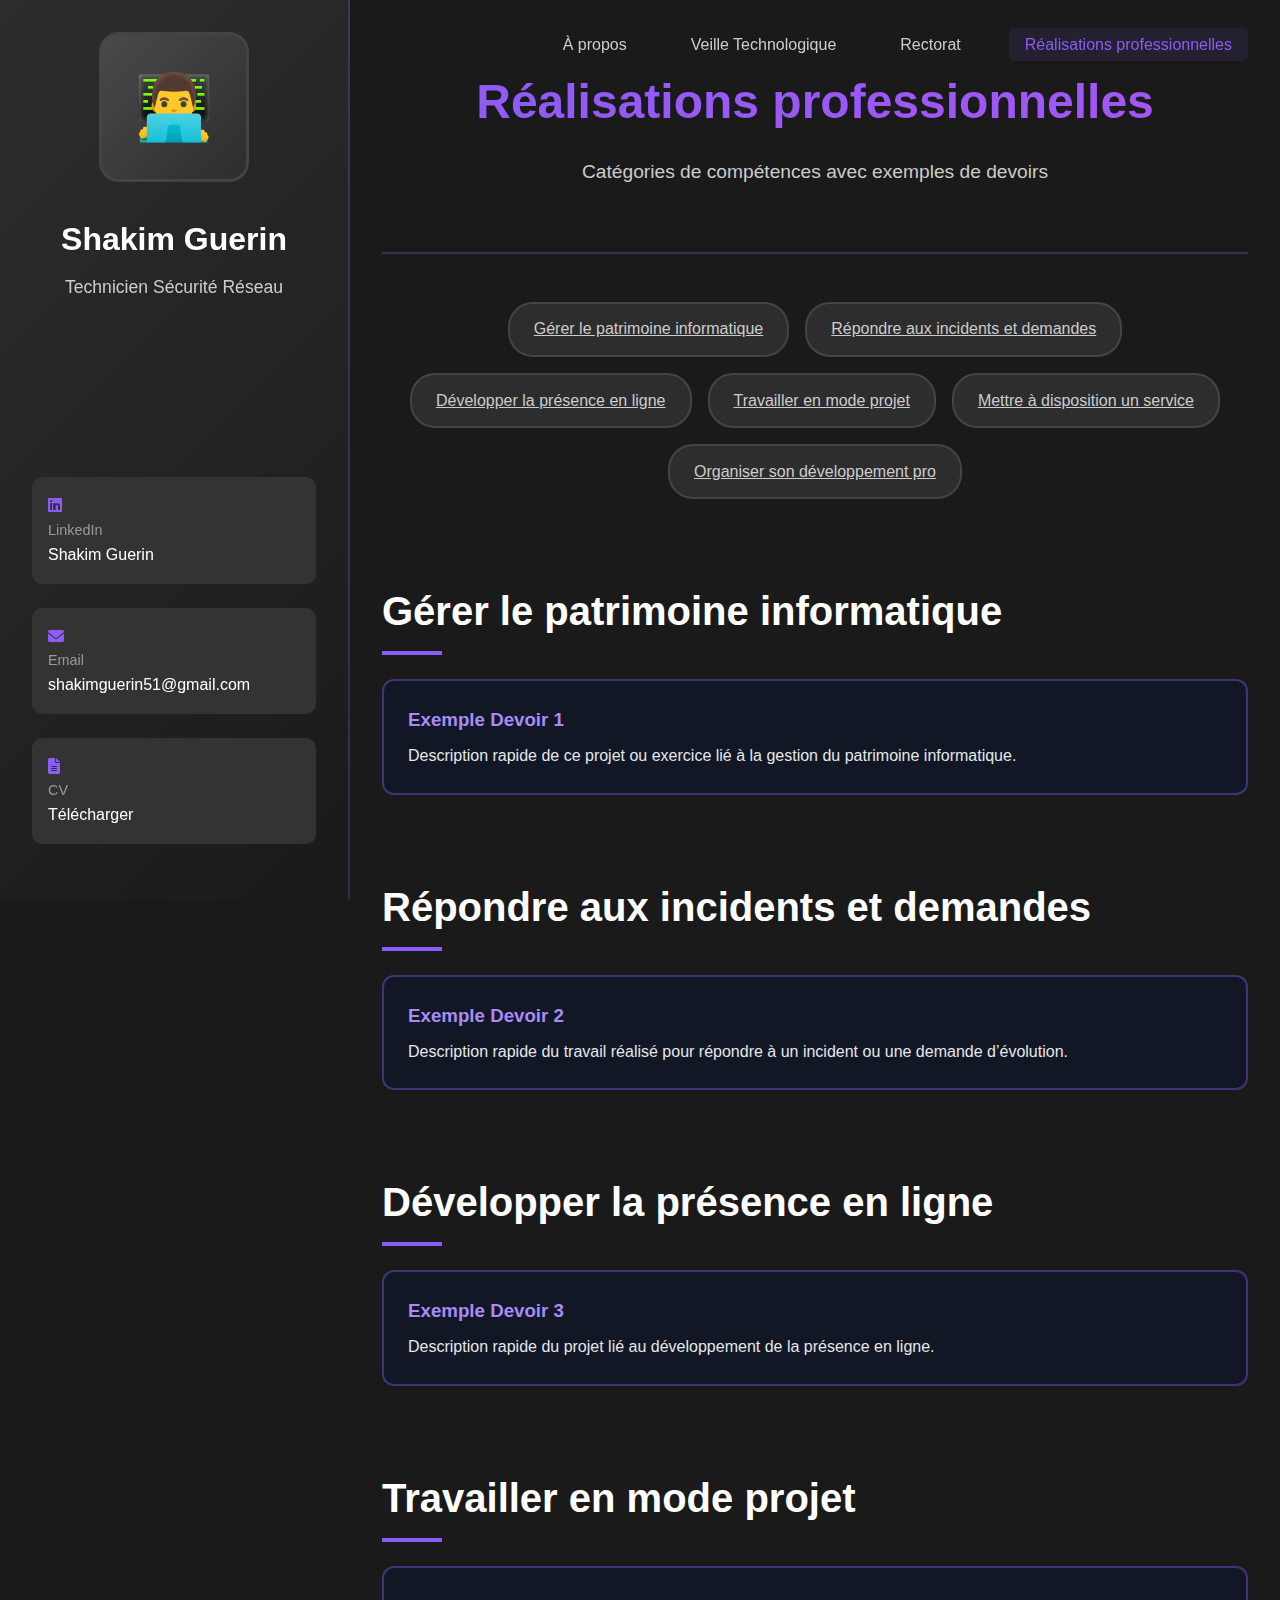
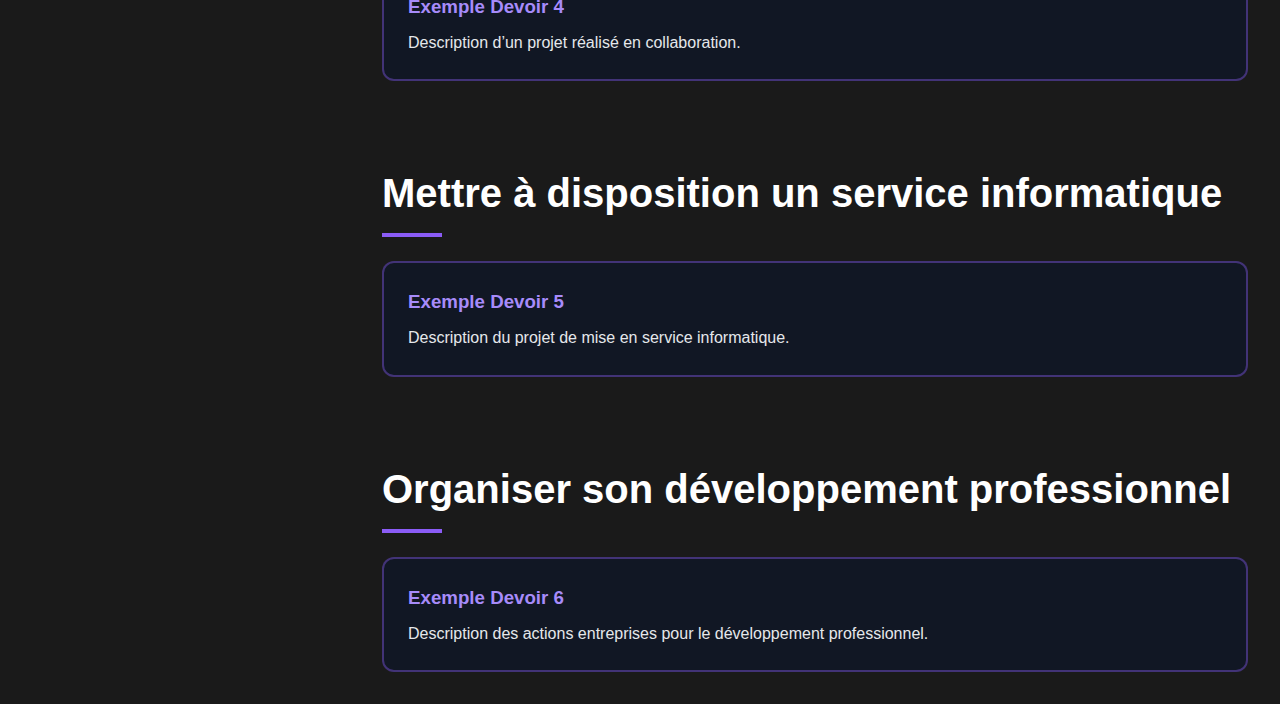
<file: Portfolio - Oral/HTML/ReaPro.html>
<!DOCTYPE html>
<html lang="fr">
<head>
    <meta charset="UTF-8">
    <meta name="viewport" content="width=device-width, initial-scale=1.0">
    <title>Réalisations professionnelles - Shakim Guerin</title>
    <link href="https://cdnjs.cloudflare.com/ajax/libs/font-awesome/6.0.0/css/all.min.css" rel="stylesheet">
    <link rel="stylesheet" href="../style.css">
</head>
<body>
    <div class="container">
        <!-- Sidebar -->
        <aside class="sidebar">
            <div class="profile-img"></div>
            <h1 class="name">Shakim Guerin</h1>
            <p class="title">Technicien Sécurité Réseau</p>
            
            <div class="contact-info">
                <a href="https://www.linkedin.com/in/shakim-guerin-468437383" target="_blank" class="contact-item">
                    <i class="fab fa-linkedin"></i>
                    <div>
                        <span class="contact-label">LinkedIn</span>
                        <div class="contact-value">Shakim Guerin</div>
                    </div>
                </a>
                <a href="mailto:shakimguerin51@gmail.com" class="contact-item">
                    <i class="fas fa-envelope"></i>
                    <div>
                        <span class="contact-label">Email</span>
                        <div class="contact-value">shakimguerin51@gmail.com</div>
                    </div>
                </a>
                <a href="../cv_shakim_guerin.pdf" download class="contact-item">
                    <i class="fas fa-file-alt"></i>
                    <div>
                        <span class="contact-label">CV</span>
                        <div class="contact-value">Télécharger</div>
                    </div>
                </a>
            </div>
        </aside>

        <!-- Main Content -->
        <main class="main-content">
            <!-- Navigation -->
            <nav class="navbar">
                <ul class="nav-menu">
                    <li><a href="../index.html">À propos</a></li>
                    <li><a href="veille.html">Veille Technologique</a></li>
                    <li><a href="Rectorat.html">Rectorat</a></li>
                    <li><a href="ReaPro.html" class="active">Réalisations professionnelles</a></li>
                </ul>
            </nav>

            <!-- Header -->
            <section class="blog-header">
                <h1 class="blog-title">Réalisations professionnelles</h1>
                <p class="blog-subtitle">Catégories de compétences avec exemples de devoirs</p>
            </section>

            <!-- Catégories cliquables -->
            <div class="categories-filter">
                <a href="#patrimoine" class="category-btn">Gérer le patrimoine informatique</a>
                <a href="#incidents" class="category-btn">Répondre aux incidents et demandes</a>
                <a href="#presence" class="category-btn">Développer la présence en ligne</a>
                <a href="#projet" class="category-btn">Travailler en mode projet</a>
                <a href="#service" class="category-btn">Mettre à disposition un service</a>
                <a href="#developpement" class="category-btn">Organiser son développement pro</a>
            </div>

            <!-- Sections -->
            <section id="patrimoine" class="content-section">
                <h2 class="section-title">Gérer le patrimoine informatique</h2>
                <div class="card-grid">
                    <div class="card">
                        <h3>Exemple Devoir 1</h3>
                        <p>Description rapide de ce projet ou exercice lié à la gestion du patrimoine informatique.</p>
                    </div>
                </div>
            </section>

            <section id="incidents" class="content-section">
                <h2 class="section-title">Répondre aux incidents et demandes</h2>
                <div class="card-grid">
                    <div class="card">
                        <h3>Exemple Devoir 2</h3>
                        <p>Description rapide du travail réalisé pour répondre à un incident ou une demande d’évolution.</p>
                    </div>
                </div>
            </section>

            <section id="presence" class="content-section">
                <h2 class="section-title">Développer la présence en ligne</h2>
                <div class="card-grid">
                    <div class="card">
                        <h3>Exemple Devoir 3</h3>
                        <p>Description rapide du projet lié au développement de la présence en ligne.</p>
                    </div>
                </div>
            </section>

            <section id="projet" class="content-section">
                <h2 class="section-title">Travailler en mode projet</h2>
                <div class="card-grid">
                    <div class="card">
                        <h3>Exemple Devoir 4</h3>
                        <p>Description d’un projet réalisé en collaboration.</p>
                    </div>
                </div>
            </section>

            <section id="service" class="content-section">
                <h2 class="section-title">Mettre à disposition un service informatique</h2>
                <div class="card-grid">
                    <div class="card">
                        <h3>Exemple Devoir 5</h3>
                        <p>Description du projet de mise en service informatique.</p>
                    </div>
                </div>
            </section>

            <section id="developpement" class="content-section">
                <h2 class="section-title">Organiser son développement professionnel</h2>
                <div class="card-grid">
                    <div class="card">
                        <h3>Exemple Devoir 6</h3>
                        <p>Description des actions entreprises pour le développement professionnel.</p>
                    </div>
                </div>
            </section>
        </main>
    </div>
</body>
</html>
</file>
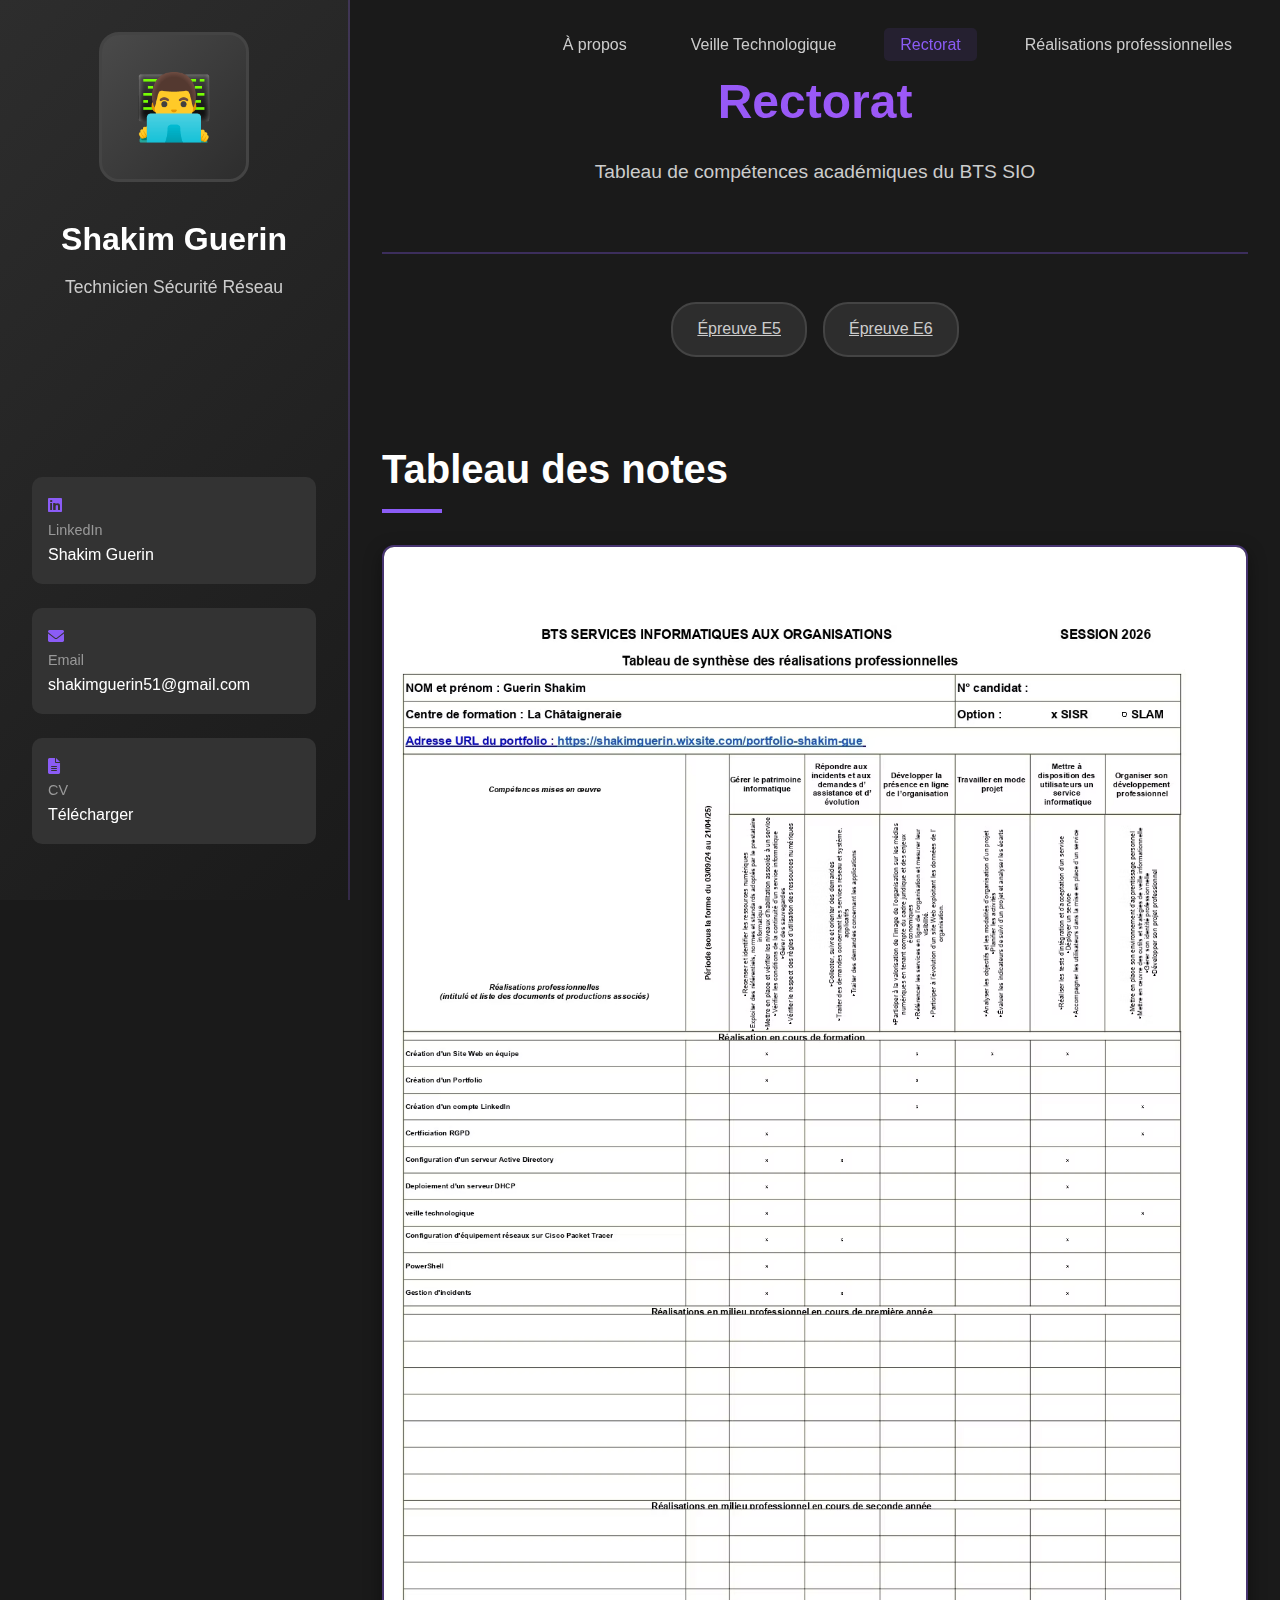
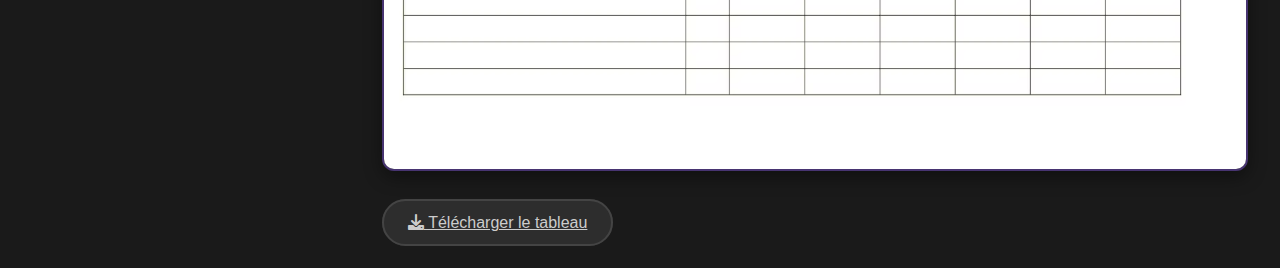
<file: Portfolio - Oral/HTML/Rectorat.html>
<!DOCTYPE html>
<html lang="fr">
<head>
    <meta charset="UTF-8">
    <meta name="viewport" content="width=device-width, initial-scale=1.0">
    <title>Rectorat - Shakim Guerin</title>
    <link href="https://cdnjs.cloudflare.com/ajax/libs/font-awesome/6.0.0/css/all.min.css" rel="stylesheet">
    <link rel="stylesheet" href="../style.css">
</head>
<body>
    <div class="container">
        <!-- Sidebar -->
        <aside class="sidebar">
            <div class="profile-img"></div>
            <h1 class="name">Shakim Guerin</h1>
            <p class="title">Technicien Sécurité Réseau</p>
            
            <div class="contact-info">
                <a href="https://www.linkedin.com/in/shakim-guerin-468437383" target="_blank" class="contact-item">
                    <i class="fab fa-linkedin"></i>
                    <div>
                        <span class="contact-label">LinkedIn</span>
                        <div class="contact-value">Shakim Guerin</div>
                    </div>
                </a>
                <a href="mailto:shakimguerin51@gmail.com" class="contact-item">
                    <i class="fas fa-envelope"></i>
                    <div>
                        <span class="contact-label">Email</span>
                        <div class="contact-value">shakimguerin51@gmail.com</div>
                    </div>
                </a>
                <a href="../cv_shakim_guerin.pdf" download class="contact-item">
                    <i class="fas fa-file-alt"></i>
                    <div>
                        <span class="contact-label">CV</span>
                        <div class="contact-value">Télécharger</div>
                    </div>
                </a>
            </div>
        </aside>

        <!-- Main Content -->
        <main class="main-content">
            <!-- Navigation -->
            <nav class="navbar">
                <ul class="nav-menu">
                    <li><a href="../index.html">À propos</a></li>
                    <li><a href="veille.html">Veille Technologique</a></li>
                    <li><a href="Rectorat.html" class="active">Rectorat</a></li>
                    <li><a href="ReaPro.html">Réalisations professionnelles</a></li>
                </ul>
            </nav>

            <!-- Header -->
            <section class="blog-header">
                <h1 class="blog-title">Rectorat</h1>
                <p class="blog-subtitle">Tableau de compétences académiques du BTS SIO</p>
            </section>

            <!-- Boutons E5 / E6 -->
            <div class="categories-filter">
                <a href="#e5" class="category-btn">Épreuve E5</a>
                <a href="#e6" class="category-btn">Épreuve E6</a>
            </div>

            <!-- Image tableau -->
            <section class="content-section" id="tableau">
                <h2 class="section-title">Tableau des notes</h2>
                <div class="rectorat-image">
                    <img src="../assets/tableau.png" alt="Tableau Excel" class="tableau-img">
                </div>
                <div class="download-btn">
                    <a href="../assets/tableau.xlsx" download class="category-btn">
                        <i class="fas fa-download"></i> Télécharger le tableau
                    </a>
                </div>
            </section>
        </main>
    </div>
</body>
</html>
</file>
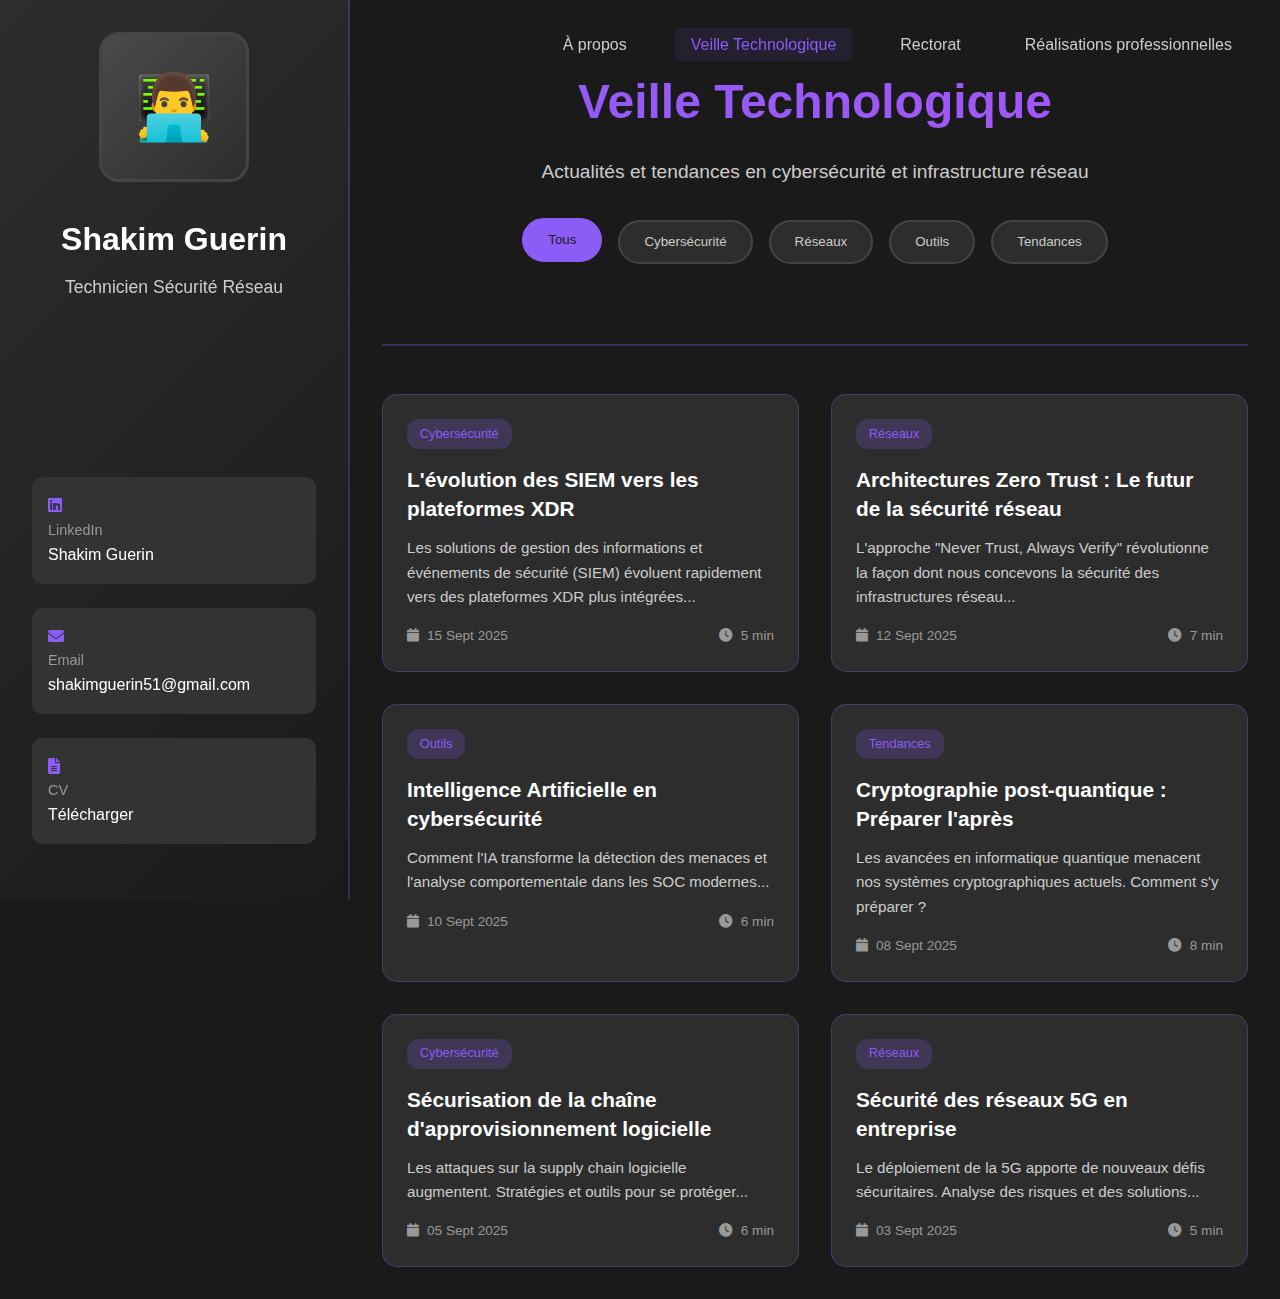
<file: Portfolio - Oral/HTML/veille.html>
<!DOCTYPE html>
<html lang="fr">
<head>
    <meta charset="UTF-8">
    <meta name="viewport" content="width=device-width, initial-scale=1.0">
    <title>Shakim Guerin - Veille Technologique</title>
    <link href="https://cdnjs.cloudflare.com/ajax/libs/font-awesome/6.0.0/css/all.min.css" rel="stylesheet">
    <link rel="stylesheet" href="../style.css">
    
    <!-- Favicon serveur 2 racks noir -->
    <link rel="icon" type="image/svg+xml"
          href="data:image/svg+xml,<svg xmlns='http://www.w3.org/2000/svg' viewBox='0 0 640 512'><path fill='%23000000' d='M32 64c0-17.7 14.3-32 32-32H576c17.7 0 32 14.3 32 32V160c0 17.7-14.3 32-32 32H64c-17.7 0-32-14.3-32-32V64zm0 160c0-17.7 14.3-32 32-32H576c17.7 0 32 14.3 32 32V320c0 17.7-14.3 32-32 32H64c-17.7 0-32-14.3-32-32V224zM128 96a32 32 0 1 0 0 64 32 32 0 1 0 0-64zm0 160a32 32 0 1 0 0 64 32 32 0 1 0 0-64z'/></svg>">
</head>

<body>
    <div class="container">
        <!-- Sidebar -->
        <aside class="sidebar">
            <div class="profile-img"></div>
            
            <h1 class="name">Shakim Guerin</h1>
            <p class="title">Technicien Sécurité Réseau</p>
            
            <div class="contact-info">
                <!-- LinkedIn -->
                <a href="https://www.linkedin.com/in/shakim-guerin-468437383" target="_blank" class="contact-item">
                    <i class="fab fa-linkedin"></i>
                    <div>
                        <span class="contact-label">LinkedIn</span>
                        <div class="contact-value">Shakim Guerin</div>
                    </div>
                </a>

                <!-- Email -->
                <a href="mailto:shakimguerin51@gmail.com" class="contact-item">
                    <i class="fas fa-envelope"></i>
                    <div>
                        <span class="contact-label">Email</span>
                        <div class="contact-value">shakimguerin51@gmail.com</div>
                    </div>
                </a>

                <!-- CV (téléchargement) -->
                <a href="cv_shakim_guerin.pdf" download class="contact-item">
                    <i class="fas fa-file-alt"></i>
                    <div>
                        <span class="contact-label">CV</span>
                        <div class="contact-value">Télécharger</div>
                    </div>
                </a>
            </div>
        </aside>

        <!-- Main Content -->
        <main class="main-content">
            <!-- Navigation -->
            <nav class="navbar">
                <ul class="nav-menu">
                    <li><a href="../index.html">À propos</a></li>
                    <li><a href="veille.html" class="active">Veille Technologique</a></li>
                    <li><a href="Rectorat.html">Rectorat</a></li>
                    <li><a href="ReaPro.html">Réalisations professionnelles</a></li>
                </ul>
            </nav>

            <!-- Blog Header -->
            <div class="blog-header">
                <h1 class="blog-title">Veille Technologique</h1>
                <p class="blog-subtitle">Actualités et tendances en cybersécurité et infrastructure réseau</p>
                
                <!-- Categories Filter -->
                <div class="categories-filter">
                    <button class="category-btn active" data-category="all">Tous</button>
                    <button class="category-btn" data-category="cybersecurity">Cybersécurité</button>
                    <button class="category-btn" data-category="network">Réseaux</button>
                    <button class="category-btn" data-category="tools">Outils</button>
                    <button class="category-btn" data-category="trends">Tendances</button>
                </div>
            </div>

            <!-- Articles Grid -->
            <div class="articles-grid" id="articlesContainer">
                <!-- Article 1 -->
                <article class="article-card" data-category="cybersecurity" data-article="siem-evolution">
                    <div class="article-category">Cybersécurité</div>
                    <h3 class="article-title">L'évolution des SIEM vers les plateformes XDR</h3>
                    <p class="article-excerpt">Les solutions de gestion des informations et événements de sécurité (SIEM) évoluent rapidement vers des plateformes XDR plus intégrées...</p>
                    <div class="article-meta">
                        <div class="article-date">
                            <i class="fas fa-calendar"></i>
                            15 Sept 2025
                        </div>
                        <div class="read-time">
                            <i class="fas fa-clock"></i>
                            5 min
                        </div>
                    </div>
                </article>

                <!-- Article 2 -->
                <article class="article-card" data-category="network" data-article="zero-trust">
                    <div class="article-category">Réseaux</div>
                    <h3 class="article-title">Architectures Zero Trust : Le futur de la sécurité réseau</h3>
                    <p class="article-excerpt">L'approche "Never Trust, Always Verify" révolutionne la façon dont nous concevons la sécurité des infrastructures réseau...</p>
                    <div class="article-meta">
                        <div class="article-date">
                            <i class="fas fa-calendar"></i>
                            12 Sept 2025
                        </div>
                        <div class="read-time">
                            <i class="fas fa-clock"></i>
                            7 min
                        </div>
                    </div>
                </article>

                <!-- Article 3 -->
                <article class="article-card" data-category="tools" data-article="ai-cybersec">
                    <div class="article-category">Outils</div>
                    <h3 class="article-title">Intelligence Artificielle en cybersécurité</h3>
                    <p class="article-excerpt">Comment l'IA transforme la détection des menaces et l'analyse comportementale dans les SOC modernes...</p>
                    <div class="article-meta">
                        <div class="article-date">
                            <i class="fas fa-calendar"></i>
                            10 Sept 2025
                        </div>
                        <div class="read-time">
                            <i class="fas fa-clock"></i>
                            6 min
                        </div>
                    </div>
                </article>

                <!-- Article 4 -->
                <article class="article-card" data-category="trends" data-article="quantum-crypto">
                    <div class="article-category">Tendances</div>
                    <h3 class="article-title">Cryptographie post-quantique : Préparer l'après</h3>
                    <p class="article-excerpt">Les avancées en informatique quantique menacent nos systèmes cryptographiques actuels. Comment s'y préparer ?</p>
                    <div class="article-meta">
                        <div class="article-date">
                            <i class="fas fa-calendar"></i>
                            08 Sept 2025
                        </div>
                        <div class="read-time">
                            <i class="fas fa-clock"></i>
                            8 min
                        </div>
                    </div>
                </article>

                <!-- Article 5 -->
                <article class="article-card" data-category="cybersecurity" data-article="supply-chain">
                    <div class="article-category">Cybersécurité</div>
                    <h3 class="article-title">Sécurisation de la chaîne d'approvisionnement logicielle</h3>
                    <p class="article-excerpt">Les attaques sur la supply chain logicielle augmentent. Stratégies et outils pour se protéger...</p>
                    <div class="article-meta">
                        <div class="article-date">
                            <i class="fas fa-calendar"></i>
                            05 Sept 2025
                        </div>
                        <div class="read-time">
                            <i class="fas fa-clock"></i>
                            6 min
                        </div>
                    </div>
                </article>

                <!-- Article 6 -->
                <article class="article-card" data-category="network" data-article="5g-security">
                    <div class="article-category">Réseaux</div>
                    <h3 class="article-title">Sécurité des réseaux 5G en entreprise</h3>
                    <p class="article-excerpt">Le déploiement de la 5G apporte de nouveaux défis sécuritaires. Analyse des risques et des solutions...</p>
                    <div class="article-meta">
                        <div class="article-date">
                            <i class="fas fa-calendar"></i>
                            03 Sept 2025
                        </div>
                        <div class="read-time">
                            <i class="fas fa-clock"></i>
                            5 min
                        </div>
                    </div>
                </article>
            </div>
        </main>
    </div>

    <!-- Modal -->
    <div id="articleModal" class="modal">
        <div class="modal-content">
            <div class="modal-header">
                <h2 class="modal-title" id="modalTitle"></h2>
                <span class="close">&times;</span>
            </div>
            <div class="modal-body" id="modalBody">
                <!-- Le contenu sera inséré ici par JavaScript -->
            </div>
        </div>
    </div>

    <script>
        // Articles data
        const articlesData = {
            'siem-evolution': {
                title: "L'évolution des SIEM vers les plateformes XDR",
                content: ` ... `
            },
            'zero-trust': {
                title: "Architectures Zero Trust : Le futur de la sécurité réseau",
                content: ` ... `
            },
            'ai-cybersec': {
                title: "Intelligence Artificielle en cybersécurité",
                content: ` ... `
            },
            'quantum-crypto': {
                title: "Cryptographie post-quantique : Préparer l'après",
                content: ` ... `
            },
            'supply-chain': {
                title: "Sécurisation de la chaîne d'approvisionnement logicielle",
                content: ` ... `
            },
            '5g-security': {
                title: "Sécurité des réseaux 5G en entreprise",
                content: ` ... `
            }
        };
    </script>
</body>
</html>
</file>
<file: style.css>
/* RESET + BASE */
* { margin: 0; padding: 0; box-sizing: border-box; }
body {
    font-family: 'Segoe UI', Tahoma, Geneva, Verdana, sans-serif;
    background-color: #1a1a1a;
    color: #ffffff;
    line-height: 1.6;
}
.container { display: flex; min-height: 100vh; }
/* Terminal Style */
.terminal {
    background: #1e1e1e;
    border-radius: 8px;
    overflow: hidden;
    font-family: 'Fira Code', monospace;
    margin-top: 2rem;
    border: 1px solid #333;
    box-shadow: 0 0 20px rgba(0,0,0,0.5);
}

.terminal-header {
    background: #2d2d2d;
    padding: 0.5rem;
    display: flex;
    align-items: center;
    gap: 0.5rem;
}

.terminal-header .dot {
    width: 12px;
    height: 12px;
    border-radius: 50%;
    display: inline-block;
}

.terminal-header .dot.red { background: #ff5f56; }
.terminal-header .dot.yellow { background: #ffbd2e; }
.terminal-header .dot.green { background: #27c93f; }

.terminal-body {
    padding: 1rem;
    color: #33ff33;
    font-size: 1rem;  /* augmenté de 1px */
}

/* Terminal Style Update */
.terminal-body .user { color: #80cbf0; }      /* bleu clair pour root@kali */
.terminal-body .prompt { color: #ff5f56; }    /* couleur différente pour --- ] */


.terminal-body .output { color: #fff; margin-left: 1rem; margin-bottom: 0.5rem; }

.sidebar {
    width: 350px;
    background: linear-gradient(135deg, #2d2d2d, #1a1a1a);
    padding: 2rem;
    display: flex;
    flex-direction: column;
    align-items: center;
    position: fixed;
    height: 100vh;
    overflow-y: auto;
    border-right: 2px solid rgba(139, 92, 246, 0.2);
}
.sidebar a {
    color: inherit;
    text-decoration: none;
    display: block;
}
.profile-img {
    width: 150px; height: 150px;
    border-radius: 20px;
    background: linear-gradient(135deg, #4a4a4a, #2d2d2d);
    display: flex; align-items: center; justify-content: center;
    margin-bottom: 2rem; font-size: 4rem;
    border: 3px solid #444;
}
.profile-img::before { content: "👨‍💻"; }
.name { font-size: 2rem; font-weight: bold; margin-bottom: 0.5rem; text-align: center; }
.title { color: #ccc; font-size: 1.1rem; margin-bottom: 3rem; text-align: center; }
.contact-info { width: 100%; margin-top: auto; }
.contact-item {
    display: flex; align-items: center;
    margin-bottom: 1.5rem; padding: 1rem;
    background-color: #333; border-radius: 10px;
    transition: all 0.3s ease; cursor: pointer;
}
.contact-item:hover { background-color: #8B5CF6; transform: translateX(10px); }
.contact-item:hover i, .contact-item:hover .contact-label, .contact-item:hover .contact-value { color: #1a1a1a; }
.contact-item i { width: 30px; color: #8B5CF6; margin-right: 1rem; }
.contact-label { color: #999; font-size: 0.9rem; display: block; }
.contact-value { color: #fff; font-weight: 500; }


/* Main */
.main-content { flex: 1; margin-left: 350px; padding: 2rem; background: #1a1a1a; }

/* Navbar */
.navbar { position: fixed; top: 2rem; right: 2rem; z-index: 1000; }
.nav-menu { display: flex; list-style: none; gap: 2rem; }
.nav-menu a {
    color: #ccc; text-decoration: none; font-weight: 500;
    padding: 0.5rem 1rem; border-radius: 5px;
    transition: color 0.3s ease, background 0.3s ease;
}
.nav-menu a:hover, .nav-menu a.active {
    color: #8B5CF6; background: rgba(139, 92, 246, 0.1);
}


/* Sections */
.content-section { max-width: 900px; margin-top: 5rem; animation: fadeInUp 0.8s ease; }
.section-title {
    font-size: 2.5rem; font-weight: bold; margin-bottom: 1rem; position: relative;
}
.section-title::after {
    content: ''; display: block; width: 60px; height: 4px;
    background-color: #8B5CF6; margin-top: 0.5rem;
}
.section-text { color: #ccc; font-size: 1.1rem; margin-bottom: 2rem; line-height: 1.8; }


/* Timeline (Éducation) */
.timeline { position: relative; margin: 2rem 0; padding-left: 2rem; border-left: 3px solid #8B5CF6; }
.timeline-item { position: relative; margin-bottom: 2.5rem; }
.timeline-item:last-child { margin-bottom: 0; }
.timeline-icon {
    position: absolute; left: -1.5rem; top: 0;
    width: 40px; height: 40px;
    background: #8B5CF6; color: #1a1a1a;
    border-radius: 50%; display: flex; align-items: center; justify-content: center;
    font-size: 1.2rem; box-shadow: 0 0 10px rgba(139, 92, 246, 0.6);
    z-index: 10;
}
.timeline-content {
    background: #2d2d2d; padding: 1.5rem; border-radius: 12px;
    border: 1px solid rgba(139, 92, 246, 0.3);
    transition: transform 0.3s ease, box-shadow 0.3s ease;
}
.timeline-content:hover { transform: translateY(-5px); box-shadow: 0 8px 25px rgba(139, 92, 246, 0.3); }
.timeline-content h4 { font-size: 1.3rem; font-weight: bold; margin-bottom: 0.3rem; color: #8B5CF6; }
.timeline-date { font-size: 0.9rem; color: #aaa; display: block; margin-bottom: 0.8rem; }

/* Expérience (allongée comme Éducation) */
.experience-grid {
    display: flex;
    flex-direction: column;
    gap: 2rem;
    margin-top: 2rem;
}
.experience-card {
    position: relative;
    display: flex;
    align-items: center;
    background: #2d2d2d;
    padding: 1.5rem 2rem;
    border-radius: 12px;
    border: 1px solid rgba(139, 92, 246, 0.3);
    transition: transform 0.3s ease, box-shadow 0.3s ease;
}

.experience-link {
    color: inherit;
    text-decoration: none;
    cursor: pointer;
}

.experience-link:visited {
    color: inherit;
}
.experience-card:hover { transform: translateY(-5px); box-shadow: 0 10px 30px rgba(139, 92, 246, 0.3); }

.experience-badge {
    min-width: 60px; min-height: 60px;
    background: #8B5CF6; color: #1a1a1a;
    display: flex; align-items: center; justify-content: center;
    font-size: 1.4rem; margin-right: 1.5rem;
    border-radius: 50%;
    box-shadow: 0 0 15px rgba(139, 92, 246, 0.6);
    flex-shrink: 0;
    transition: transform 0.3s ease;
}
.experience-card:hover .experience-badge { transform: scale(1.1) rotate(10deg); }

.experience-content h4 { font-size: 1.3rem; font-weight: bold; margin-bottom: 0.3rem; color: #8B5CF6; }
.experience-date { font-size: 0.9rem; color: #aaa; display: block; margin-bottom: 0.8rem; }

.experience-content ul {
    padding-left: 1.1rem;
    color: #e0e0e0;
}

.experience-content li {
    margin-bottom: 0.5rem;
}

/* Animations */
@keyframes fadeInUp { from { opacity: 0; transform: translateY(30px); } to { opacity: 1; transform: translateY(0); } }

/* Responsive */
@media (max-width: 768px) {
    .sidebar { width: 100%; position: relative; height: auto; }
    .main-content { margin-left: 0; padding: 1rem; }
    .navbar { position: relative; top: 0; right: 0; margin-bottom: 2rem; }
    .nav-menu { flex-wrap: wrap; gap: 1rem; justify-content: center; }
    .experience-card { flex-direction: column; text-align: center; }
    .experience-badge { margin: 0 0 1rem 0; }
}
html { scroll-behavior: smooth; }
.skills-grid {
    display: grid;
    grid-template-columns: repeat(auto-fit, minmax(150px, 1fr));
    gap: 20px;
    margin-top: 20px;
}

.skill-card {
    background-color: #1e1e1e;
    padding: 15px;
    border-radius: 15px;
    box-shadow: 0 4px 12px rgba(0,0,0,0.3);
    display: flex;
    flex-direction: column;
    align-items: center;
    justify-content: space-between; /* pousse la barre de progression en bas */
    transition: all 0.3s ease; /* Animation comme les boutons contact */
    min-height: 130px; /* fixe une hauteur minimale uniforme */
    cursor: pointer; /* Indique que c'est interactif */
}

.skills-modern {
    grid-template-columns: repeat(auto-fit, minmax(260px, 1fr));
    gap: 20px;
}

.skill-pillar {
    align-items: flex-start;
    justify-content: flex-start;
    min-height: 290px;
    padding: 1.25rem;
    border: 1px solid rgba(139, 92, 246, 0.16);
    border-radius: 18px;
    background: linear-gradient(180deg, #212121, #1b1b1b);
    position: relative;
    overflow: hidden;
    box-shadow: 0 10px 24px rgba(0, 0, 0, 0.22);
    transition: transform 0.25s ease, box-shadow 0.25s ease, border-color 0.25s ease;
}

.skill-pillar::before {
    content: "";
    position: absolute;
    left: 0;
    top: 0;
    bottom: 0;
    width: 5px;
    background: linear-gradient(180deg, #8B5CF6, #4a9eff);
}

.skill-pillar h4 {
    text-align: left;
    margin: 0;
}

.skill-head {
    display: flex;
    align-items: center;
    gap: 0.75rem;
    padding-bottom: 0.9rem;
    margin-bottom: 0.9rem;
    width: 100%;
    border-bottom: 1px solid rgba(255, 255, 255, 0.08);
}

.skill-head h4 {
    margin: 0;
    text-align: left;
    line-height: 1.1;
    font-size: 1.05rem;
}

.skill-head .skill-icon {
    margin-bottom: 0;
    flex-shrink: 0;
    width: 42px;
    height: 42px;
    display: grid;
    place-items: center;
    border-radius: 12px;
    background: rgba(139, 92, 246, 0.12);
    color: #caa7ff;
    font-size: 1.1rem;
}

.skill-tags {
    display: block;
    width: 100%;
    margin: 0 0 0.55rem;
    padding: 0.52rem 0.7rem;
    border-radius: 11px;
    font-size: 0.9rem;
    line-height: 1.35;
    color: #e2e2e2;
    background: rgba(255, 255, 255, 0.04);
    border: 1px solid rgba(255, 255, 255, 0.07);
}

.skill-pillar:hover .skill-tags {
    background: rgba(139, 92, 246, 0.08);
    color: #fff;
    border-color: rgba(139, 92, 246, 0.18);
}

.skill-pillar:hover {
    transform: translateY(-5px);
    border-color: rgba(139, 92, 246, 0.35);
    box-shadow: 0 16px 30px rgba(0, 0, 0, 0.28);
    background: linear-gradient(180deg, #242024, #1c1c1c);
}

/* Changement de couleur des éléments au hover */
.skill-pillar:hover .skill-icon,
.skill-pillar:hover h4 {
    color: #fff;
}

.skill-pillar:hover .progress-bar {
    background-color: #1a1a1a; /* Fond de la barre plus sombre */
}

.skill-pillar:hover .progress {
    background-color: #333; /* Barre de progression plus sombre */
}

.skill-icon {
    font-size: 30px;
    color: #9b59b6; /* violet */
    margin-bottom: 10px;
    transition: color 0.3s ease; /* Transition pour l'icône */
}

.skill-card h4 {
    margin: 5px 0 10px;
    font-size: 16px;
    color: #fff;
    text-align: center;
    transition: color 0.3s ease; /* Transition pour le titre */
}

.skill-pillar .skill-icon {
    margin-bottom: 0;
}

.skill-pillar .skill-card h4 {
    text-align: left;
}

.progress-bar {
    background-color: #333;
    border-radius: 10px;
    width: 100%;
    height: 8px;
    overflow: hidden;
    position: relative;
    transition: background-color 0.3s ease; /* Transition pour la barre */
}

.progress {
    height: 100%;
    background-color: #9b59b6;
    border-radius: 10px;
    position: relative;
    transition: background-color 0.3s ease; /* Transition pour le remplissage */
}

.progress::after {
    position: absolute;
    right: 0;
    top: -18px;
    font-size: 12px;
    color: #fff;
}

.cert-showcase {
    margin-top: 2rem;
    display: grid;
    grid-template-columns: repeat(3, minmax(0, 1fr));
    gap: 1.2rem;
    align-items: stretch;
}

.cert-featured {
    height: 100%;
    background: linear-gradient(160deg, #242424, #1b1b1b);
    border: 1px solid rgba(139, 92, 246, 0.35);

/* === Styles spécifiques à la page Réalisations professionnelles (ReaPro) === */
.reapro-page .main-content {
    padding: 3rem 4rem;
    max-width: 980px;
}

.reapro-page .blog-header .blog-title {
    font-size: 2.2rem;
    color: #ffffff;
    letter-spacing: 0.2px;
}
.reapro-page .blog-header .blog-subtitle {
    color: #d9d6ff;
    margin-top: 0.25rem;
}

.reapro-page .categories-filter { display:flex; flex-wrap:wrap; gap:0.5rem; margin: 1rem 0 2rem 0; }
.reapro-page .category-btn {
    background: rgba(139,92,246,0.08);
    color: #eae6ff;
    padding: 0.45rem 0.8rem;
    border-radius: 999px;
    font-size: 0.9rem;
    text-decoration: none;
    border: 1px solid rgba(139,92,246,0.12);
}
.reapro-page .category-btn:hover { background: rgba(139,92,246,0.14); }

.reapro-page .card-grid { display:grid; grid-template-columns: 1fr; gap: 1rem; margin-top: 1rem; }
.reapro-page .card { background: linear-gradient(180deg,#232026,#171717); border: 1px solid rgba(139,92,246,0.12); padding: 1.1rem 1.3rem; border-radius: 12px; box-shadow: 0 6px 18px rgba(8,7,10,0.6); transition: transform 0.22s ease, box-shadow 0.22s ease; }
.reapro-page .card h3 { font-size: 1.05rem; color: #fff; margin-bottom: 0.35rem; }
.reapro-page .card p { color: #dcd8ff; line-height:1.45; }
.reapro-page .card:hover { transform: translateY(-6px); box-shadow: 0 18px 34px rgba(139,92,246,0.14); }

.reapro-page .tp-card .tp-summary { color: #d7d5ff; margin-bottom: 0.6rem; }
.reapro-page .tp-points { margin-left: 1.1rem; margin-top: 0.5rem; color: #e6e2ff; }
.reapro-page .tp-points li { margin-bottom: 0.45rem; }

.reapro-page .tp-competence {
    margin-top: 0.8rem;
    padding: 0.65rem 0.8rem;
    background: rgba(139,92,246,0.08);
    border: 1px solid rgba(139,92,246,0.14);
    border-radius: 10px;
    color: #efeaff;
}

.reapro-page .tp-competence strong {
    color: #ffffff;
}

.reapro-page .tp-doc-link {
    display: inline-block;
    margin-top: 0.8rem;
    padding: 0.5rem 0.85rem;
    background: #8B5CF6;
    color: #1a1a1a;
    border-radius: 10px;
    font-weight: 700;
    text-decoration: none;
    transition: transform 0.18s ease, box-shadow 0.18s ease, background 0.18s ease;
}
.reapro-page .tp-doc-link:hover { transform: translateY(-3px); box-shadow: 0 10px 24px rgba(139,92,246,0.18); background: linear-gradient(90deg,#7b45f0,#9b6bff); }

.reapro-page .section-title { font-size: 1.8rem; color: #eae6ff; }
.reapro-page .section-title::after { background-color: rgba(139,92,246,0.9); width: 46px; height: 3px; }

/* Make sure sidebar and container remain usable on smaller widths */
@media (max-width: 900px) {
    .reapro-page .main-content { padding: 1.2rem; }
    .sidebar { position: relative; width: 100%; height: auto; }
}

/* Slightly compact the spacing between TP items for a tighter look */
.reapro-page .card + .card { margin-top: 0.6rem; }
    border-radius: 16px;
    padding: 1.2rem;
    box-shadow: 0 10px 26px rgba(0, 0, 0, 0.32);
    display: flex;
    flex-direction: column;
    align-items: center;
    text-align: center;
}

.cert-badge {
    display: block;
    font-size: 0.78rem;
    letter-spacing: 0.08em;
    text-transform: uppercase;
    color: #111;
    background: #8B5CF6;
    border-radius: 999px;
    padding: 0.25rem 0.7rem;
    margin-bottom: 0.9rem;
    font-weight: 700;
    width: fit-content;
    margin-left: auto;
    margin-right: auto;
}

.cert-featured img {
    width: 100%;
    height: 220px;
    object-fit: contain;
    border-radius: 10px;
    background: #0f0f0f;
    border: 2px solid #000;
    padding: 0.15rem;
}

.cert-featured-content h3 {
    margin-top: 0.9rem;
    font-size: 1.25rem;
    color: #fff;
    text-align: center;
}

.cert-featured-content p {
    color: #c9c9c9;
    margin: 0.5rem 0 0.8rem;
    text-align: center;
}

.cert-featured-content a,
.cert-tile a {
    color: #8B5CF6;
    text-decoration: none;
    font-weight: 700;
    text-align: center;
}

.cert-featured-content a:hover,
.cert-tile a:hover {
    text-decoration: underline;
}

.cert-stack {
    display: contents;
}

.cert-tile {
    height: 100%;
    background: #252525;
    border: 1px solid rgba(139, 92, 246, 0.25);
    border-radius: 14px;
    padding: 0.8rem;
    display: flex;
    flex-direction: column;
    align-items: center;
    text-align: center;
    transition: transform 0.25s ease, box-shadow 0.25s ease;
}

.cert-tile a,
.cert-featured-content a {
    margin-top: auto;
}

.rgpd-cert a {
    margin-top: 0.35rem;
}

.rgpd-cert img {
    margin-bottom: 0.45rem;
}

.cert-tile img {
    display: block;
    width: 100%;
    height: 220px;
    max-width: 100%;
    max-height: 220px;
    object-fit: contain;
    border-radius: 8px;
    background: #0f0f0f;
    border: 2px solid #000;
    padding: 0.15rem;
    margin: 0 0 0.7rem;
}

.cert-tile:hover {
    transform: translateY(-4px);
    box-shadow: 0 8px 20px rgba(139, 92, 246, 0.22);
}

.cert-tile-icon {
    font-size: 1.9rem;
    color: #8B5CF6;
    margin-bottom: 0.5rem;
}

.cert-tile h3 {
    color: #fff;
    margin-bottom: 0.3rem;
    text-align: center;
}

.cert-tile p {
    color: #c8c8c8;
    margin-bottom: 0.8rem;
    text-align: center;
}

.cert-tile a,
.cert-featured-content a {
    width: fit-content;
    margin-left: auto;
    margin-right: auto;
}

@media (max-width: 900px) {
    .cert-showcase {
        grid-template-columns: 1fr;
    }

    .cert-stack {
        display: grid;
        gap: 1rem;
    }
}

/* ================================
   STYLES POUR LA PAGE DE VEILLE
   ================================ */

.blog-header {
    text-align: center;
    margin-bottom: 3rem;
    padding: 2rem 0;
    border-bottom: 2px solid rgba(139, 92, 246, 0.3);
}

.blog-title {
    font-size: 3rem;
    font-weight: bold;
    background: linear-gradient(135deg, #8B5CF6, #a855f7);
    -webkit-background-clip: text;
    -webkit-text-fill-color: transparent;
    background-clip: text;
    margin-bottom: 1rem;
}

.blog-subtitle {
    color: #ccc;
    font-size: 1.2rem;
    margin-bottom: 1rem;
}

.bornage-badges-compact {
    display: flex;
    flex-wrap: wrap;
    gap: 0.8rem;
    justify-content: center;
    margin-bottom: 1.5rem;
}

.badge-small {
    padding: 0.5rem 1rem;
    border-radius: 20px;
    font-size: 0.8rem;
    font-weight: 500;
    display: inline-block;
}

.badge-bornage {
    background: rgba(139, 92, 246, 0.15);
    color: #c084fc;
    border: 1px solid rgba(139, 92, 246, 0.3);
}

.blog-note {
    color: #a8a8a8;
    font-size: 0.98rem;
    margin-bottom: 1.5rem;
}

.months-filter {
    display: flex;
    flex-wrap: wrap;
    gap: 0.8rem;
    justify-content: center;
    margin-bottom: 1.5rem;
}

.month-btn {
    padding: 0.75rem 1.05rem;
    border-radius: 999px;
    border: 1px solid rgba(139, 92, 246, 0.35);
    background: rgba(45, 45, 45, 0.9);
    color: #d7d7d7;
    cursor: pointer;
    transition: transform 0.2s ease, background 0.2s ease, color 0.2s ease, border-color 0.2s ease;
    font-weight: 500;
    white-space: nowrap;
}

.month-btn:hover,
.month-btn.active {
    background: linear-gradient(135deg, #8B5CF6, #a855f7);
    color: #1a1a1a;
    border-color: transparent;
    transform: translateY(-2px);
}

/* Dropdown matching month buttons */
.month-select {
    padding: 0.95rem 1.2rem;
    border-radius: 12px;
    border: 1px solid rgba(139, 92, 246, 0.35);
    background: linear-gradient(135deg, rgba(45,45,45,0.98), rgba(37,37,37,0.98));
    color: #e6e6e6;
    cursor: pointer;
    transition: transform 0.12s ease, background 0.12s ease, color 0.12s ease, border-color 0.12s ease;
    font-weight: 600;
    font-size: 1.05rem;
    min-width: 340px;
}
.month-select:focus { outline: none; box-shadow: 0 6px 20px rgba(0,0,0,0.45); transform: translateY(-2px); }

.month-select option { background: #1a1a1a; color: #fff; }

.news-panel {
    background: linear-gradient(180deg, rgba(29, 29, 29, 0.96), rgba(24, 24, 24, 0.96));
    border: 1px solid rgba(139, 92, 246, 0.18);
    border-radius: 22px;
    padding: 1.5rem;
    box-shadow: 0 18px 40px rgba(0, 0, 0, 0.28);
}

.news-panel-header {
    display: flex;
    justify-content: space-between;
    gap: 1rem;
    align-items: end;
    margin-bottom: 1.25rem;
    padding-bottom: 1rem;
    border-bottom: 1px solid rgba(255, 255, 255, 0.08);
}

.news-panel-kicker {
    text-transform: uppercase;
    letter-spacing: 0.12em;
    font-size: 0.72rem;
    color: #9f7aea;
    margin-bottom: 0.35rem;
}

.news-panel-title {
    font-size: 1.8rem;
    color: #fff;
    margin: 0;
}

.news-panel-summary {
    color: #c7c7c7;
    max-width: 28rem;
    line-height: 1.6;
    margin: 0;
}

.news-grid {
    display: grid;
    grid-template-columns: repeat(auto-fit, minmax(280px, 1fr));
    gap: 1.25rem;
}

.news-card {
    position: relative;
    overflow: hidden;
    background: rgba(43, 43, 43, 0.95);
    border: 1px solid rgba(139, 92, 246, 0.22);
    border-radius: 18px;
    padding: 1.3rem;
    cursor: pointer;
    transition: transform 0.25s ease, box-shadow 0.25s ease, border-color 0.25s ease;
}

.news-card::before {
    content: '';
    position: absolute;
    inset: 0 auto auto 0;
    width: 100%;
    height: 4px;
    background: linear-gradient(90deg, #8B5CF6, #a855f7);
}

.news-card:hover {
    transform: translateY(-4px);
    box-shadow: 0 14px 30px rgba(139, 92, 246, 0.16);
    border-color: rgba(139, 92, 246, 0.42);
}

.news-card-tag {
    display: inline-block;
    margin-bottom: 0.9rem;
    padding: 0.35rem 0.75rem;
    border-radius: 999px;
    background: rgba(139, 92, 246, 0.18);
    color: #c4a7ff;
    font-size: 0.78rem;
    font-weight: 600;
}

.news-card-title {
    color: #fff;
    font-size: 1.18rem;
    line-height: 1.45;
    margin: 0 0 0.75rem 0;
}

.news-card-excerpt {
    color: #d0d0d0;
    line-height: 1.7;
    margin: 0;
}

.categories-filter {
    display: flex;
    flex-wrap: wrap;
    gap: 1rem;
    justify-content: center;
    margin-bottom: 3rem;
}

.category-btn {
    padding: 0.8rem 1.5rem;
    background: #2d2d2d;
    color: #ccc;
    border: 2px solid #444;
    border-radius: 25px;
    cursor: pointer;
    transition: all 0.3s ease;
    font-weight: 500;
}

.category-btn:hover,
.category-btn.active {
    background: #8B5CF6;
    color: #1a1a1a;
    border-color: #8B5CF6;
    transform: translateY(-2px);
}

.articles-grid {
    display: grid;
    grid-template-columns: repeat(auto-fit, minmax(350px, 1fr));
    gap: 2rem;
    margin-top: 2rem;
}

.article-card {
    background: #2d2d2d;
    border-radius: 15px;
    padding: 1.5rem;
    border: 1px solid rgba(139, 92, 246, 0.3);
    cursor: pointer;
    transition: all 0.3s ease;
    position: relative;
    overflow: hidden;
}

.article-card::before {
    content: '';
    position: absolute;
    top: 0;
    left: 0;
    right: 0;
    height: 4px;
    background: linear-gradient(90deg, #8B5CF6, #a855f7);
    transform: scaleX(0);
    transition: transform 0.3s ease;
}

.article-card:hover::before {
    transform: scaleX(1);
}

.article-card:hover {
    transform: translateY(-5px);
    box-shadow: 0 10px 30px rgba(139, 92, 246, 0.3);
}

.article-category {
    display: inline-block;
    padding: 0.3rem 0.8rem;
    background: rgba(139, 92, 246, 0.2);
    color: #8B5CF6;
    border-radius: 12px;
    font-size: 0.8rem;
    font-weight: 500;
    margin-bottom: 1rem;
}

.article-title {
    font-size: 1.3rem;
    font-weight: bold;
    color: #fff;
    margin-bottom: 0.8rem;
    line-height: 1.4;
}

.article-excerpt {
    color: #ccc;
    font-size: 0.95rem;
    line-height: 1.6;
    margin-bottom: 1rem;
}

.article-meta {
    display: flex;
    justify-content: space-between;
    align-items: center;
    color: #999;
    font-size: 0.85rem;
}

.article-date {
    display: flex;
    align-items: center;
    gap: 0.5rem;
}

.read-time {
    display: flex;
    align-items: center;
    gap: 0.5rem;
}

/* Modal Styles */
.modal {
    display: none;
    position: fixed;
    z-index: 2000;
    left: 0;
    top: 0;
    width: 100%;
    height: 100%;
    background-color: rgba(0, 0, 0, 0.8);
    backdrop-filter: blur(5px);
}

.modal-content {
    background: #1a1a1a;
    margin: 2% auto;
    padding: 0;
    border-radius: 15px;
    width: 90%;
    max-width: 800px;
    max-height: 90vh;
    overflow-y: auto;
    border: 2px solid rgba(139, 92, 246, 0.3);
    box-shadow: 0 20px 60px rgba(0, 0, 0, 0.5);
}

.modal-header {
    background: linear-gradient(135deg, #8B5CF6, #a855f7);
    color: #1a1a1a;
    padding: 1.5rem;
    border-radius: 13px 13px 0 0;
    position: relative;
}

.modal-title {
    font-size: 1.8rem;
    font-weight: bold;
    margin: 0;
    padding-right: 2rem;
}

.close {
    position: absolute;
    right: 1rem;
    top: 50%;
    transform: translateY(-50%);
    font-size: 2rem;
    font-weight: bold;
    cursor: pointer;
    transition: transform 0.3s ease;
}

.close:hover {
    transform: translateY(-50%) rotate(90deg);
}

.modal-body {
    padding: 2rem;
    color: #fff;
    line-height: 1.8;
}

.modal-body h3 {
    color: #8B5CF6;
    margin: 2rem 0 1rem 0;
    font-size: 1.4rem;
}

.modal-body p {
    margin-bottom: 1.5rem;
    color: #ccc;
}

.modal-body ul {
    margin: 1rem 0;
    padding-left: 2rem;
}

.modal-body li {
    margin-bottom: 0.5rem;
    color: #ccc;
}

.modal-body code {
    background: #2d2d2d;
    padding: 0.2rem 0.5rem;
    border-radius: 4px;
    font-family: 'Fira Code', monospace;
    color: #8B5CF6;
}

.modal-body blockquote {
    border-left: 4px solid #8B5CF6;
    padding-left: 1rem;
    margin: 1.5rem 0;
    font-style: italic;
    color: #aaa;
}

/* Animation d'apparition */
@keyframes modalFadeIn {
    from {
        opacity: 0;
        transform: scale(0.8);
    }
    to {
        opacity: 1;
        transform: scale(1);
    }
}

.modal.show .modal-content {
    animation: modalFadeIn 0.3s ease;
}

/* Style pour les détails de la modale */
.modal-detail {
    display: flex;
    flex-direction: column;
    gap: 0.6rem;
}

.modal-detail p {
    margin: 0;
    padding: 0.4rem 0;
    border-bottom: 1px solid rgba(139, 92, 246, 0.2);
}

.modal-detail p:last-child {
    border-bottom: none;
}

.modal-detail p strong {
    color: #8B5CF6;
    display: block;
    margin-bottom: 0.3rem;
    font-size: 1.05rem;
}

.modal-detail p:has(a) {
    padding: 0.8rem;
    background: rgba(139, 92, 246, 0.1);
    border-radius: 8px;
    border: none;
}

.modal-detail a {
    color: #8B5CF6;
    text-decoration: none;
    transition: color 0.3s ease;
}

.modal-detail a:hover {
    color: #a855f7;
    text-decoration: underline;
}

/* Responsive pour la veille */
@media (max-width: 768px) {
    .blog-title {
        font-size: 2rem;
    }

    .news-panel-header {
        flex-direction: column;
        align-items: flex-start;
    }

    .news-panel-title {
        font-size: 1.5rem;
    }

    .news-panel {
        padding: 1.1rem;
    }

    .categories-filter {
        justify-content: flex-start;
        overflow-x: auto;
        padding-bottom: 1rem;
    }
    
    .months-filter {
        justify-content: flex-start;
        overflow-x: auto;
        padding-bottom: 0.5rem;
    }

    .month-btn {
        flex-shrink: 0;
    }

    .category-btn {
        white-space: nowrap;
        flex-shrink: 0;
    }
    
    .articles-grid {
        grid-template-columns: 1fr;
    }
    
    .modal-content {
        width: 95%;
        margin: 5% auto;
        max-height: 85vh;
    }
    
    .modal-body {
        padding: 1.5rem;
    }
}
/* ================================
   PAGE RECTORAT
   ================================ */

.rectorat-image {
    text-align: center;
    margin: 2rem auto;
    max-width: 1000px;
}

.tableau-img {
    width: 100%;
    max-width: 950px;
    border: 2px solid rgba(139, 92, 246, 0.4);
    border-radius: 12px;
    box-shadow: 0 6px 18px rgba(0,0,0,0.4);
}
/* ================================
   PAGE RÉALISATIONS PRO
   ================================ */

.card-grid {
    display: grid;
    grid-template-columns: repeat(auto-fit, minmax(280px, 1fr));
    gap: 1.5rem;
    margin-top: 1.5rem;
}

.card {
    background: rgba(17, 24, 39, 0.85);
    border: 2px solid rgba(139, 92, 246, 0.4);
    border-radius: 12px;
    padding: 1.5rem;
    transition: transform 0.2s ease, box-shadow 0.2s ease;
    color: #e5e7eb;
}

.card h3 {
    color: #a78bfa;
    margin-bottom: 0.5rem;
}

.card:hover {
    transform: translateY(-5px);
    box-shadow: 0 6px 18px rgba(0, 0, 0, 0.5);
}

/* ReaPro: affichage en longueur (une case par ligne) */
.reapro-page .content-section {
    max-width: 1100px;
}

.reapro-page .card-grid {
    grid-template-columns: 1fr;
    gap: 1rem;
}

.reapro-page .tp-card {
    display: flex;
    flex-direction: column;
    gap: 0.7rem;
    border-color: rgba(139, 92, 246, 0.22);
    background: rgba(43, 43, 43, 0.95);
}

.reapro-page .tp-summary {
    color: #d0d0d0;
}

.reapro-page .tp-points {
    margin: 0.15rem 0 0.2rem 1.15rem;
    color: #d0d0d0;
}

.reapro-page .tp-points li {
    margin-bottom: 0.35rem;
}

.reapro-page .tp-doc-link {
    margin-top: auto;
    align-self: flex-start;
    text-decoration: none;
    color: #c4a7ff;
    background: rgba(139, 92, 246, 0.18);
    border: 1px solid rgba(139, 92, 246, 0.22);
    border-radius: 999px;
    padding: 0.35rem 0.75rem;
    font-weight: 600;
    transition: transform 0.2s ease, box-shadow 0.2s ease, background 0.2s ease;
}

.reapro-page .tp-doc-link:hover {
    transform: translateY(-4px);
    background: rgba(139, 92, 246, 0.28);
    box-shadow: 0 14px 30px rgba(139, 92, 246, 0.16);
}

/* === Styles TP cards fournis par l'utilisateur === */
.tp-grid {
    display: flex;
    flex-direction: column;
    gap: 1rem;
}

.tp-card {
        position: relative;
        overflow: hidden;
        background: rgba(43, 43, 43, 0.95);
        border: 1px solid rgba(139, 92, 246, 0.22);
        border-radius: 18px;
        padding: 1.3rem;
        transition: transform 0.25s ease, box-shadow 0.25s ease, border-color 0.25s ease;
}

.tp-card::before {
    content: '';
    position: absolute;
    top: 0;
    left: 0;
    right: 0;
    height: 4px;
    background: linear-gradient(90deg, #8B5CF6, #a855f7);
}

.tp-card:hover {
    transform: translateY(-4px);
    box-shadow: 0 14px 30px rgba(139, 92, 246, 0.16);
    border-color: rgba(139, 92, 246, 0.42);
}

.tp-card-header {
    display: flex;
    align-items: flex-start;
    justify-content: space-between;
    gap: 1rem;
    margin-bottom: 0.9rem;
}

.tp-card-title {
    font-size: 1.05rem;
    font-weight: 600;
    color: #fff;
    flex: 1;
}

.tp-tag {
    display: inline-block;
    margin-bottom: 0.6rem;
    padding: 0.35rem 0.75rem;
    border-radius: 999px;
    background: rgba(139, 92, 246, 0.18);
    color: #c4a7ff;
    font-size: 0.78rem;
    font-weight: 600;
    border: none;
}

.tp-summary {
    color: var(--muted);
    font-size: 0.88rem;
    line-height: 1.6;
    margin-bottom: 1rem;
}

.tp-points {
    list-style: none;
    display: flex;
    flex-direction: column;
    gap: 0.45rem;
    margin-bottom: 1.2rem;
}

.tp-points li {
    display: flex;
    align-items: flex-start;
    gap: 0.55rem;
    font-size: 0.86rem;
    color: #c5c1e0;
}

.tp-points li::before {
    content: '';
    width: 6px;
    height: 6px;
    border-radius: 50%;
    background: var(--purple);
    flex-shrink: 0;
    margin-top: 0.45rem;
}

.tp-footer {
    display: flex;
    align-items: center;
    justify-content: space-between;
    padding-top: 0.9rem;
    border-top: 1px solid rgba(255, 255, 255, 0.05);
}

.tp-doc-link {
    display: inline-flex;
    align-items: center;
    gap: 0.5rem;
    padding: 0.5rem 1rem;
    background: rgba(139, 92, 246, 0.15);
    color: var(--purple-light);
    border: 1px solid rgba(139, 92, 246, 0.3);
    border-radius: 8px;
    text-decoration: none;
    font-size: 0.83rem;
    font-weight: 600;
    transition: all 0.2s;
}

.tp-doc-link:hover {
    background: var(--purple);
    color: #fff;
    border-color: var(--purple);
}

.tp-tools {
    display: flex;
    gap: 0.4rem;
    flex-wrap: wrap;
}

.tool-badge {
    background: var(--bg4);
    color: #a09dbf;
    font-size: 0.72rem;
    padding: 0.2rem 0.55rem;
    border-radius: 5px;
    font-family: 'Courier New', monospace;
    border: 1px solid rgba(255, 255, 255, 0.06);
}

=======
/* RESET + BASE */
* { margin: 0; padding: 0; box-sizing: border-box; }
body {
    font-family: 'Segoe UI', Tahoma, Geneva, Verdana, sans-serif;
    background-color: #1a1a1a;
    color: #ffffff;
    line-height: 1.6;
}
.container { display: flex; min-height: 100vh; }
/* Terminal Style */
.terminal {
    background: #1e1e1e;
    border-radius: 8px;
    overflow: hidden;
    font-family: 'Fira Code', monospace;
    margin-top: 2rem;
    border: 1px solid #333;
    box-shadow: 0 0 20px rgba(0,0,0,0.5);
}

.terminal-header {
    background: #2d2d2d;
    padding: 0.5rem;
    display: flex;
    align-items: center;
    gap: 0.5rem;
}

.terminal-header .dot {
    width: 12px;
    height: 12px;
    border-radius: 50%;
    display: inline-block;
}

.terminal-header .dot.red { background: #ff5f56; }
.terminal-header .dot.yellow { background: #ffbd2e; }
.terminal-header .dot.green { background: #27c93f; }

.terminal-body {
    padding: 1rem;
    color: #33ff33;
    font-size: 1rem;  /* augmenté de 1px */
}

/* Terminal Style Update */
.terminal-body .user { color: #80cbf0; }      /* bleu clair pour root@kali */
.terminal-body .prompt { color: #ff5f56; }    /* couleur différente pour --- ] */


.terminal-body .output { color: #fff; margin-left: 1rem; margin-bottom: 0.5rem; }

/* Sidebar */
/* Désactive la couleur bleue des liens */
.sidebar a {
    color: inherit;               /* garde la couleur du texte normal */
    text-decoration: none;        /* enlève le soulignement */
    display: block;               /* garde le style "boîte" */
}

.sidebar a:focus,
.sidebar a:active {
    outline: none;                /* enlève le contour bleu */
    color: inherit;               /* garde la couleur normale */
}

.sidebar {
    width: 350px;
    background: linear-gradient(135deg, #2d2d2d, #1a1a1a);
    padding: 2rem;
    display: flex; flex-direction: column; align-items: center;
    position: fixed; height: 100vh; overflow-y: auto;
    border-right: 2px solid rgba(139, 92, 246, 0.2);
}
.profile-img {
    width: 150px; height: 150px;
    border-radius: 20px;
    background: linear-gradient(135deg, #4a4a4a, #2d2d2d);
    display: flex; align-items: center; justify-content: center;
    margin-bottom: 2rem; font-size: 4rem;
    border: 3px solid #444;
}
.profile-img::before { content: "👨‍💻"; }
.name { font-size: 2rem; font-weight: bold; margin-bottom: 0.5rem; text-align: center; }
.title { color: #ccc; font-size: 1.1rem; margin-bottom: 3rem; text-align: center; }
.contact-info { width: 100%; margin-top: auto; }
.contact-item {
    display: flex; align-items: center;
    margin-bottom: 1.5rem; padding: 1rem;
    background-color: #333; border-radius: 10px;
    transition: all 0.3s ease; cursor: pointer;
}
.contact-item:hover { background-color: #8B5CF6; transform: translateX(10px); }
.contact-item:hover i, .contact-item:hover .contact-label, .contact-item:hover .contact-value { color: #1a1a1a; }
.contact-item i { width: 30px; color: #8B5CF6; margin-right: 1rem; }
.contact-label { color: #999; font-size: 0.9rem; display: block; }
.contact-value { color: #fff; font-weight: 500; }


/* Main */
.main-content { flex: 1; margin-left: 350px; padding: 2rem; background: #1a1a1a; }

/* Navbar */
.navbar { position: fixed; top: 2rem; right: 2rem; z-index: 1000; }
.nav-menu { display: flex; list-style: none; gap: 2rem; }
.nav-menu a {
    color: #ccc; text-decoration: none; font-weight: 500;
    padding: 0.5rem 1rem; border-radius: 5px;
    transition: color 0.3s ease, background 0.3s ease;
}
.nav-menu a:hover, .nav-menu a.active {
    color: #8B5CF6; background: rgba(139, 92, 246, 0.1);
}


/* Sections */
.content-section { max-width: 900px; margin-top: 5rem; animation: fadeInUp 0.8s ease; }
.section-title {
    font-size: 2.5rem; font-weight: bold; margin-bottom: 1rem; position: relative;
}
.section-title::after {
    content: ''; display: block; width: 60px; height: 4px;
    background-color: #8B5CF6; margin-top: 0.5rem;
}
.section-text { color: #ccc; font-size: 1.1rem; margin-bottom: 2rem; line-height: 1.8; }


/* Timeline (Éducation) */
.timeline { position: relative; margin: 2rem 0; padding-left: 2rem; border-left: 3px solid #8B5CF6; }
.timeline-item { position: relative; margin-bottom: 2.5rem; }
.timeline-item:last-child { margin-bottom: 0; }
.timeline-icon {
    position: absolute; left: -1.5rem; top: 0;
    width: 40px; height: 40px;
    background: #8B5CF6; color: #1a1a1a;
    border-radius: 50%; display: flex; align-items: center; justify-content: center;
    font-size: 1.2rem; box-shadow: 0 0 10px rgba(139, 92, 246, 0.6);
    z-index: 10;
}
.timeline-content {
    background: #2d2d2d; padding: 1.5rem; border-radius: 12px;
    border: 1px solid rgba(139, 92, 246, 0.3);
    transition: transform 0.3s ease, box-shadow 0.3s ease;
}
.timeline-content:hover { transform: translateY(-5px); box-shadow: 0 8px 25px rgba(139, 92, 246, 0.3); }
.timeline-content h4 { font-size: 1.3rem; font-weight: bold; margin-bottom: 0.3rem; color: #8B5CF6; }
.timeline-date { font-size: 0.9rem; color: #aaa; display: block; margin-bottom: 0.8rem; }

/* Expérience (allongée comme Éducation) */
.experience-grid {
    display: flex;
    flex-direction: column;
    gap: 2rem;
    margin-top: 2rem;
}
.experience-card {
    position: relative;
    display: flex;
    align-items: center;
    background: #2d2d2d;
    padding: 1.5rem 2rem;
    border-radius: 12px;
    border: 1px solid rgba(139, 92, 246, 0.3);
    transition: transform 0.3s ease, box-shadow 0.3s ease;
}
.experience-card:hover { transform: translateY(-5px); box-shadow: 0 10px 30px rgba(139, 92, 246, 0.3); }

.experience-badge {
    min-width: 60px; min-height: 60px;
    background: #8B5CF6; color: #1a1a1a;
    display: flex; align-items: center; justify-content: center;
    font-size: 1.4rem; margin-right: 1.5rem;
    border-radius: 50%;
    box-shadow: 0 0 15px rgba(139, 92, 246, 0.6);
    flex-shrink: 0;
    transition: transform 0.3s ease;
}
.experience-card:hover .experience-badge { transform: scale(1.1) rotate(10deg); }

.experience-content h4 { font-size: 1.3rem; font-weight: bold; margin-bottom: 0.3rem; color: #8B5CF6; }
.experience-date { font-size: 0.9rem; color: #aaa; display: block; margin-bottom: 0.8rem; }

.experience-content ul {
    padding-left: 1.1rem;
    color: #e0e0e0;
}

.experience-content li {
    margin-bottom: 0.5rem;
}

/* Animations */
@keyframes fadeInUp { from { opacity: 0; transform: translateY(30px); } to { opacity: 1; transform: translateY(0); } }

/* Responsive */
@media (max-width: 768px) {
    .sidebar { width: 100%; position: relative; height: auto; }
    .main-content { margin-left: 0; padding: 1rem; }
    .navbar { position: relative; top: 0; right: 0; margin-bottom: 2rem; }
    .nav-menu { flex-wrap: wrap; gap: 1rem; justify-content: center; }
    .experience-card { flex-direction: column; text-align: center; }
    .experience-badge { margin: 0 0 1rem 0; }
}
html { scroll-behavior: smooth; }
.skills-grid {
    display: grid;
    grid-template-columns: repeat(auto-fit, minmax(150px, 1fr));
    gap: 20px;
    margin-top: 20px;
}

.skill-card {
    background-color: #1e1e1e;
    padding: 15px;
    border-radius: 15px;
    box-shadow: 0 4px 12px rgba(0,0,0,0.3);
    display: flex;
    flex-direction: column;
    align-items: center;
    justify-content: space-between; /* pousse la barre de progression en bas */
    transition: all 0.3s ease; /* Animation comme les boutons contact */
    min-height: 130px; /* fixe une hauteur minimale uniforme */
    cursor: pointer; /* Indique que c'est interactif */
}

.skills-modern {
    grid-template-columns: repeat(auto-fit, minmax(260px, 1fr));
    gap: 20px;
}

.skill-pillar {
    align-items: flex-start;
    justify-content: flex-start;
    min-height: 290px;
    padding: 1.25rem;
    border: 1px solid rgba(139, 92, 246, 0.16);
    border-radius: 18px;
    background: linear-gradient(180deg, #212121, #1b1b1b);
    position: relative;
    overflow: hidden;
    box-shadow: 0 10px 24px rgba(0, 0, 0, 0.22);
    transition: transform 0.25s ease, box-shadow 0.25s ease, border-color 0.25s ease;
}

.skill-pillar::before {
    content: "";
    position: absolute;
    left: 0;
    top: 0;
    bottom: 0;
    width: 5px;
    background: linear-gradient(180deg, #8B5CF6, #4a9eff);
}

.skill-pillar h4 {
    text-align: left;
    margin: 0;
}

.skill-head {
    display: flex;
    align-items: center;
    gap: 0.75rem;
    padding-bottom: 0.9rem;
    margin-bottom: 0.9rem;
    width: 100%;
    border-bottom: 1px solid rgba(255, 255, 255, 0.08);
}

.skill-head h4 {
    margin: 0;
    text-align: left;
    line-height: 1.1;
    font-size: 1.05rem;
}

.skill-head .skill-icon {
    margin-bottom: 0;
    flex-shrink: 0;
    width: 42px;
    height: 42px;
    display: grid;
    place-items: center;
    border-radius: 12px;
    background: rgba(139, 92, 246, 0.12);
    color: #caa7ff;
    font-size: 1.1rem;
}

.skill-tags {
    display: block;
    width: 100%;
    margin: 0 0 0.55rem;
    padding: 0.52rem 0.7rem;
    border-radius: 11px;
    font-size: 0.9rem;
    line-height: 1.35;
    color: #e2e2e2;
    background: rgba(255, 255, 255, 0.04);
    border: 1px solid rgba(255, 255, 255, 0.07);
}

.skill-pillar:hover .skill-tags {
    background: rgba(139, 92, 246, 0.08);
    color: #fff;
    border-color: rgba(139, 92, 246, 0.18);
}

.skill-pillar:hover {
    transform: translateY(-5px);
    border-color: rgba(139, 92, 246, 0.35);
    box-shadow: 0 16px 30px rgba(0, 0, 0, 0.28);
    background: linear-gradient(180deg, #242024, #1c1c1c);
}

/* Changement de couleur des éléments au hover */
.skill-pillar:hover .skill-icon,
.skill-pillar:hover h4 {
    color: #fff;
}

.skill-pillar:hover .progress-bar {
    background-color: #1a1a1a; /* Fond de la barre plus sombre */
}

.skill-pillar:hover .progress {
    background-color: #333; /* Barre de progression plus sombre */
}

.skill-icon {
    font-size: 30px;
    color: #9b59b6; /* violet */
    margin-bottom: 10px;
    transition: color 0.3s ease; /* Transition pour l'icône */
}

.skill-card h4 {
    margin: 5px 0 10px;
    font-size: 16px;
    color: #fff;
    text-align: center;
    transition: color 0.3s ease; /* Transition pour le titre */
}

.skill-pillar .skill-icon {
    margin-bottom: 0;
}

.skill-pillar .skill-card h4 {
    text-align: left;
}

.progress-bar {
    background-color: #333;
    border-radius: 10px;
    width: 100%;
    height: 8px;
    overflow: hidden;
    position: relative;
    transition: background-color 0.3s ease; /* Transition pour la barre */
}

.progress {
    height: 100%;
    background-color: #9b59b6;
    border-radius: 10px;
    position: relative;
    transition: background-color 0.3s ease; /* Transition pour le remplissage */
}

.progress::after {
    position: absolute;
    right: 0;
    top: -18px;
    font-size: 12px;
    color: #fff;
}

.cert-showcase {
    margin-top: 2rem;
    display: grid;
    grid-template-columns: repeat(3, minmax(0, 1fr));
    gap: 1.2rem;
    align-items: stretch;
}

.cert-featured {
    height: 100%;
    background: linear-gradient(160deg, #242424, #1b1b1b);
    border: 1px solid rgba(139, 92, 246, 0.35);
    border-radius: 16px;
    padding: 1.2rem;
    box-shadow: 0 10px 26px rgba(0, 0, 0, 0.32);
    display: flex;
    flex-direction: column;
    align-items: center;
    text-align: center;
}

.cert-badge {
    display: block;
    font-size: 0.78rem;
    letter-spacing: 0.08em;
    text-transform: uppercase;
    color: #111;
    background: #8B5CF6;
    border-radius: 999px;
    padding: 0.25rem 0.7rem;
    margin-bottom: 0.9rem;
    font-weight: 700;
    width: fit-content;
    margin-left: auto;
    margin-right: auto;
}

.cert-featured img {
    width: 100%;
    height: 220px;
    object-fit: contain;
    border-radius: 10px;
    background: #0f0f0f;
    border: 2px solid #000;
    padding: 0.15rem;
}

.cert-featured-content h3 {
    margin-top: 0.9rem;
    font-size: 1.25rem;
    color: #fff;
    text-align: center;
}

.cert-featured-content p {
    color: #c9c9c9;
    margin: 0.5rem 0 0.8rem;
    text-align: center;
}

.cert-featured-content a,
.cert-tile a {
    color: #8B5CF6;
    text-decoration: none;
    font-weight: 700;
    text-align: center;
}

.cert-featured-content a:hover,
.cert-tile a:hover {
    text-decoration: underline;
}

.cert-stack {
    display: contents;
}

.cert-tile {
    height: 100%;
    background: #252525;
    border: 1px solid rgba(139, 92, 246, 0.25);
    border-radius: 14px;
    padding: 0.8rem;
    display: flex;
    flex-direction: column;
    align-items: center;
    text-align: center;
    transition: transform 0.25s ease, box-shadow 0.25s ease;
}

.cert-tile a,
.cert-featured-content a {
    margin-top: auto;
}

.rgpd-cert a {
    margin-top: 0.35rem;
}

.rgpd-cert img {
    margin-bottom: 0.45rem;
}

.cert-tile img {
    display: block;
    width: 100%;
    height: 220px;
    max-width: 100%;
    max-height: 220px;
    object-fit: contain;
    border-radius: 8px;
    background: #0f0f0f;
    border: 2px solid #000;
    padding: 0.15rem;
    margin: 0 0 0.7rem;
}

.cert-tile:hover {
    transform: translateY(-4px);
    box-shadow: 0 8px 20px rgba(139, 92, 246, 0.22);
}

.cert-tile-icon {
    font-size: 1.9rem;
    color: #8B5CF6;
    margin-bottom: 0.5rem;
}

.cert-tile h3 {
    color: #fff;
    margin-bottom: 0.3rem;
    text-align: center;
}

.cert-tile p {
    color: #c8c8c8;
    margin-bottom: 0.8rem;
    text-align: center;
}

.cert-tile a,
.cert-featured-content a {
    width: fit-content;
    margin-left: auto;
    margin-right: auto;
}

@media (max-width: 900px) {
    .cert-showcase {
        grid-template-columns: 1fr;
    }

    .cert-stack {
        display: grid;
        gap: 1rem;
    }
}

/* ================================
   STYLES POUR LA PAGE DE VEILLE
   ================================ */

.blog-header {
    text-align: center;
    margin-bottom: 3rem;
    padding: 2rem 0;
    border-bottom: 2px solid rgba(139, 92, 246, 0.3);
}

.blog-title {
    font-size: 3rem;
    font-weight: bold;
    background: linear-gradient(135deg, #8B5CF6, #a855f7);
    -webkit-background-clip: text;
    -webkit-text-fill-color: transparent;
    background-clip: text;
    margin-bottom: 1rem;
}

.blog-subtitle {
    color: #ccc;
    font-size: 1.2rem;
    margin-bottom: 2rem;
}

.categories-filter {
    display: flex;
    flex-wrap: wrap;
    gap: 1rem;
    justify-content: center;
    margin-bottom: 3rem;
}

.category-btn {
    padding: 0.8rem 1.5rem;
    background: #2d2d2d;
    color: #ccc;
    border: 2px solid #444;
    border-radius: 25px;
    cursor: pointer;
    transition: all 0.3s ease;
    font-weight: 500;
}

.category-btn:hover,
.category-btn.active {
    background: #8B5CF6;
    color: #1a1a1a;
    border-color: #8B5CF6;
    transform: translateY(-2px);
}

.articles-grid {
    display: grid;
    grid-template-columns: repeat(auto-fit, minmax(350px, 1fr));
    gap: 2rem;
    margin-top: 2rem;
}

.article-card {
    background: #2d2d2d;
    border-radius: 15px;
    padding: 1.5rem;
    border: 1px solid rgba(139, 92, 246, 0.3);
    cursor: pointer;
    transition: all 0.3s ease;
    position: relative;
    overflow: hidden;
}

.article-card::before {
    content: '';
    position: absolute;
    top: 0;
    left: 0;
    right: 0;
    height: 4px;
    background: linear-gradient(90deg, #8B5CF6, #a855f7);
    transform: scaleX(0);
    transition: transform 0.3s ease;
}

.article-card:hover::before {
    transform: scaleX(1);
}

.article-card:hover {
    transform: translateY(-5px);
    box-shadow: 0 10px 30px rgba(139, 92, 246, 0.3);
}

.article-category {
    display: inline-block;
    padding: 0.3rem 0.8rem;
    background: rgba(139, 92, 246, 0.2);
    color: #8B5CF6;
    border-radius: 12px;
    font-size: 0.8rem;
    font-weight: 500;
    margin-bottom: 1rem;
}

.article-title {
    font-size: 1.3rem;
    font-weight: bold;
    color: #fff;
    margin-bottom: 0.8rem;
    line-height: 1.4;
}

.article-excerpt {
    color: #ccc;
    font-size: 0.95rem;
    line-height: 1.6;
    margin-bottom: 1rem;
}

.article-meta {
    display: flex;
    justify-content: space-between;
    align-items: center;
    color: #999;
    font-size: 0.85rem;
}

.article-date {
    display: flex;
    align-items: center;
    gap: 0.5rem;
}

.read-time {
    display: flex;
    align-items: center;
    gap: 0.5rem;
}

/* Modal Styles */
.modal {
    display: none;
    position: fixed;
    z-index: 2000;
    left: 0;
    top: 0;
    width: 100%;
    height: 100%;
    background-color: rgba(0, 0, 0, 0.8);
    backdrop-filter: blur(5px);
}

.modal-content {
    background: #1a1a1a;
    margin: 2% auto;
    padding: 0;
    border-radius: 15px;
    width: 90%;
    max-width: 800px;
    max-height: 90vh;
    overflow-y: auto;
    border: 2px solid rgba(139, 92, 246, 0.3);
    box-shadow: 0 20px 60px rgba(0, 0, 0, 0.5);
}

.modal-header {
    background: linear-gradient(135deg, #8B5CF6, #a855f7);
    color: #1a1a1a;
    padding: 1.5rem;
    border-radius: 13px 13px 0 0;
    position: relative;
}

.modal-title {
    font-size: 1.8rem;
    font-weight: bold;
    margin: 0;
    padding-right: 2rem;
}

.close {
    position: absolute;
    right: 1rem;
    top: 50%;
    transform: translateY(-50%);
    font-size: 2rem;
    font-weight: bold;
    cursor: pointer;
    transition: transform 0.3s ease;
}

.close:hover {
    transform: translateY(-50%) rotate(90deg);
}

.modal-body {
    padding: 2rem;
    color: #fff;
    line-height: 1.8;
}

.modal-body h3 {
    color: #8B5CF6;
    margin: 2rem 0 1rem 0;
    font-size: 1.4rem;
}

.modal-body p {
    margin-bottom: 1.5rem;
    color: #ccc;
}

.modal-body ul {
    margin: 1rem 0;
    padding-left: 2rem;
}

.modal-body li {
    margin-bottom: 0.5rem;
    color: #ccc;
}

.modal-body code {
    background: #2d2d2d;
    padding: 0.2rem 0.5rem;
    border-radius: 4px;
    font-family: 'Fira Code', monospace;
    color: #8B5CF6;
}

.modal-body blockquote {
    border-left: 4px solid #8B5CF6;
    padding-left: 1rem;
    margin: 1.5rem 0;
    font-style: italic;
    color: #aaa;
}

/* Animation d'apparition */
@keyframes modalFadeIn {
    from {
        opacity: 0;
        transform: scale(0.8);
    }
    to {
        opacity: 1;
        transform: scale(1);
    }
}

.modal.show .modal-content {
    animation: modalFadeIn 0.3s ease;
}

/* Responsive pour la veille */
@media (max-width: 768px) {
    .blog-title {
        font-size: 2rem;
    }
    
    .categories-filter {
        justify-content: flex-start;
        overflow-x: auto;
        padding-bottom: 1rem;
    }
    
    .category-btn {
        white-space: nowrap;
        flex-shrink: 0;
    }
    
    .articles-grid {
        grid-template-columns: 1fr;
    }
    
    .modal-content {
        width: 95%;
        margin: 5% auto;
        max-height: 85vh;
    }
    
    .modal-body {
        padding: 1.5rem;
    }
}
/* ================================
   PAGE RECTORAT
   ================================ */

.rectorat-image {
    text-align: center;
    margin: 2rem auto;
    max-width: 1000px;
}

.tableau-img {
    width: 100%;
    max-width: 950px;
    border: 2px solid rgba(139, 92, 246, 0.4);
    border-radius: 12px;
    box-shadow: 0 6px 18px rgba(0,0,0,0.4);
}
/* ================================
   PAGE RÉALISATIONS PRO
   ================================ */

.card-grid {
    display: grid;
    grid-template-columns: repeat(auto-fit, minmax(280px, 1fr));
    gap: 1.5rem;
    margin-top: 1.5rem;
}

.card {
    background: rgba(17, 24, 39, 0.85);
    border: 2px solid rgba(139, 92, 246, 0.4);
    border-radius: 12px;
    padding: 1.5rem;
    transition: transform 0.2s ease, box-shadow 0.2s ease;
    color: #e5e7eb;
}

.card h3 {
    color: #a78bfa;
    margin-bottom: 0.5rem;
}

.card:hover {
    transform: translateY(-5px);
    box-shadow: 0 6px 18px rgba(0, 0, 0, 0.5);
}
>>>>>>> 0aad222 (Mise à jour du portfolio)
</file>
<file: Portfolio - Oral/style.css>
/* RESET + BASE */
* { margin: 0; padding: 0; box-sizing: border-box; }
body {
    font-family: 'Segoe UI', Tahoma, Geneva, Verdana, sans-serif;
    background-color: #1a1a1a;
    color: #ffffff;
    line-height: 1.6;
}
.container { display: flex; min-height: 100vh; }
/* Terminal Style */
.terminal {
    background: #1e1e1e;
    border-radius: 8px;
    overflow: hidden;
    font-family: 'Fira Code', monospace;
    margin-top: 2rem;
    border: 1px solid #333;
    box-shadow: 0 0 20px rgba(0,0,0,0.5);
}

.terminal-header {
    background: #2d2d2d;
    padding: 0.5rem;
    display: flex;
    align-items: center;
    gap: 0.5rem;
}

.terminal-header .dot {
    width: 12px;
    height: 12px;
    border-radius: 50%;
    display: inline-block;
}

.terminal-header .dot.red { background: #ff5f56; }
.terminal-header .dot.yellow { background: #ffbd2e; }
.terminal-header .dot.green { background: #27c93f; }

.terminal-body {
    padding: 1rem;
    color: #33ff33;
    font-size: 1rem;  /* augmenté de 1px */
}

/* Terminal Style Update */
.terminal-body .user { color: #80cbf0; }      /* bleu clair pour root@kali */
.terminal-body .prompt { color: #ff5f56; }    /* couleur différente pour --- ] */


.terminal-body .output { color: #fff; margin-left: 1rem; margin-bottom: 0.5rem; }

/* Sidebar */
/* Désactive la couleur bleue des liens */
.sidebar a {
    color: inherit;               /* garde la couleur du texte normal */
    text-decoration: none;        /* enlève le soulignement */
    display: block;               /* garde le style "boîte" */
}

.sidebar a:focus,
.sidebar a:active {
    outline: none;                /* enlève le contour bleu */
    color: inherit;               /* garde la couleur normale */
}

.sidebar {
    width: 350px;
    background: linear-gradient(135deg, #2d2d2d, #1a1a1a);
    padding: 2rem;
    display: flex; flex-direction: column; align-items: center;
    position: fixed; height: 100vh; overflow-y: auto;
    border-right: 2px solid rgba(139, 92, 246, 0.2);
}
.profile-img {
    width: 150px; height: 150px;
    border-radius: 20px;
    background: linear-gradient(135deg, #4a4a4a, #2d2d2d);
    display: flex; align-items: center; justify-content: center;
    margin-bottom: 2rem; font-size: 4rem;
    border: 3px solid #444;
}
.profile-img::before { content: "👨‍💻"; }
.name { font-size: 2rem; font-weight: bold; margin-bottom: 0.5rem; text-align: center; }
.title { color: #ccc; font-size: 1.1rem; margin-bottom: 3rem; text-align: center; }
.contact-info { width: 100%; margin-top: auto; }
.contact-item {
    display: flex; align-items: center;
    margin-bottom: 1.5rem; padding: 1rem;
    background-color: #333; border-radius: 10px;
    transition: all 0.3s ease; cursor: pointer;
}
.contact-item:hover { background-color: #8B5CF6; transform: translateX(10px); }
.contact-item:hover i, .contact-item:hover .contact-label, .contact-item:hover .contact-value { color: #1a1a1a; }
.contact-item i { width: 30px; color: #8B5CF6; margin-right: 1rem; }
.contact-label { color: #999; font-size: 0.9rem; display: block; }
.contact-value { color: #fff; font-weight: 500; }

/* Main */
.main-content { flex: 1; margin-left: 350px; padding: 2rem; background: #1a1a1a; }

/* Navbar */
.navbar { position: fixed; top: 2rem; right: 2rem; z-index: 1000; }
.nav-menu { display: flex; list-style: none; gap: 2rem; }
.nav-menu a {
    color: #ccc; text-decoration: none; font-weight: 500;
    padding: 0.5rem 1rem; border-radius: 5px;
    transition: color 0.3s ease, background 0.3s ease;
}
.nav-menu a:hover, .nav-menu a.active {
    color: #8B5CF6; background: rgba(139, 92, 246, 0.1);
}


/* Sections */
.content-section { max-width: 900px; margin-top: 5rem; animation: fadeInUp 0.8s ease; }
.section-title {
    font-size: 2.5rem; font-weight: bold; margin-bottom: 1rem; position: relative;
}
.section-title::after {
    content: ''; display: block; width: 60px; height: 4px;
    background-color: #8B5CF6; margin-top: 0.5rem;
}
.section-text { color: #ccc; font-size: 1.1rem; margin-bottom: 2rem; line-height: 1.8; }

/* Timeline (Éducation) */
.timeline { position: relative; margin: 2rem 0; padding-left: 2rem; border-left: 3px solid #8B5CF6; }
.timeline-item { position: relative; margin-bottom: 2.5rem; }
.timeline-item:last-child { margin-bottom: 0; }
.timeline-icon {
    position: absolute; left: -1.5rem; top: 0;
    width: 40px; height: 40px;
    background: #8B5CF6; color: #1a1a1a;
    border-radius: 50%; display: flex; align-items: center; justify-content: center;
    font-size: 1.2rem; box-shadow: 0 0 10px rgba(139, 92, 246, 0.6);
    z-index: 10;
}
.timeline-content {
    background: #2d2d2d; padding: 1.5rem; border-radius: 12px;
    border: 1px solid rgba(139, 92, 246, 0.3);
    transition: transform 0.3s ease, box-shadow 0.3s ease;
}
.timeline-content:hover { transform: translateY(-5px); box-shadow: 0 8px 25px rgba(139, 92, 246, 0.3); }
.timeline-content h4 { font-size: 1.3rem; font-weight: bold; margin-bottom: 0.3rem; color: #8B5CF6; }
.timeline-date { font-size: 0.9rem; color: #aaa; display: block; margin-bottom: 0.8rem; }

/* Expérience (allongée comme Éducation) */
.experience-grid {
    display: flex;
    flex-direction: column;
    gap: 2rem;
    margin-top: 2rem;
}
.experience-card {
    position: relative;
    display: flex;
    align-items: center;
    background: #2d2d2d;
    padding: 1.5rem 2rem;
    border-radius: 12px;
    border: 1px solid rgba(139, 92, 246, 0.3);
    transition: transform 0.3s ease, box-shadow 0.3s ease;
}
.experience-card:hover { transform: translateY(-5px); box-shadow: 0 10px 30px rgba(139, 92, 246, 0.3); }

.experience-badge {
    min-width: 60px; min-height: 60px;
    background: #8B5CF6; color: #1a1a1a;
    display: flex; align-items: center; justify-content: center;
    font-size: 1.4rem; margin-right: 1.5rem;
    border-radius: 50%;
    box-shadow: 0 0 15px rgba(139, 92, 246, 0.6);
    flex-shrink: 0;
    transition: transform 0.3s ease;
}
.experience-card:hover .experience-badge { transform: scale(1.1) rotate(10deg); }

.experience-content h4 { font-size: 1.3rem; font-weight: bold; margin-bottom: 0.3rem; color: #8B5CF6; }
.experience-date { font-size: 0.9rem; color: #aaa; display: block; margin-bottom: 0.8rem; }

/* Animations */
@keyframes fadeInUp { from { opacity: 0; transform: translateY(30px); } to { opacity: 1; transform: translateY(0); } }

/* Responsive */
@media (max-width: 768px) {
    .sidebar { width: 100%; position: relative; height: auto; }
    .main-content { margin-left: 0; padding: 1rem; }
    .navbar { position: relative; top: 0; right: 0; margin-bottom: 2rem; }
    .nav-menu { flex-wrap: wrap; gap: 1rem; justify-content: center; }
    .experience-card { flex-direction: column; text-align: center; }
    .experience-badge { margin: 0 0 1rem 0; }
}
html { scroll-behavior: smooth; }
.skills-grid {
    display: grid;
    grid-template-columns: repeat(auto-fit, minmax(150px, 1fr));
    gap: 20px;
    margin-top: 20px;
}

.skill-card {
    background-color: #1e1e1e;
    padding: 15px;
    border-radius: 15px;
    box-shadow: 0 4px 12px rgba(0,0,0,0.3);
    display: flex;
    flex-direction: column;
    align-items: center;
    justify-content: space-between; /* pousse la barre de progression en bas */
    transition: all 0.3s ease; /* Animation comme les boutons contact */
    min-height: 130px; /* fixe une hauteur minimale uniforme */
    cursor: pointer; /* Indique que c'est interactif */
}

.skill-card:hover {
    transform: translateX(10px); /* Translation vers la droite comme les boutons */
    background-color: #8B5CF6; /* Change la couleur de fond */
    box-shadow: 0 6px 18px rgba(139, 92, 246, 0.4); /* Ombre violette */
}

/* Changement de couleur des éléments au hover */
.skill-card:hover .skill-icon,
.skill-card:hover h4 {
    color: #1a1a1a; /* Texte sombre sur fond violet */
}

.skill-card:hover .progress-bar {
    background-color: #1a1a1a; /* Fond de la barre plus sombre */
}

.skill-card:hover .progress {
    background-color: #333; /* Barre de progression plus sombre */
}

.skill-icon {
    font-size: 30px;
    color: #9b59b6; /* violet */
    margin-bottom: 10px;
    transition: color 0.3s ease; /* Transition pour l'icône */
}

.skill-card h4 {
    margin: 5px 0 10px;
    font-size: 16px;
    color: #fff;
    text-align: center;
    transition: color 0.3s ease; /* Transition pour le titre */
}

.progress-bar {
    background-color: #333;
    border-radius: 10px;
    width: 100%;
    height: 8px;
    overflow: hidden;
    position: relative;
    transition: background-color 0.3s ease; /* Transition pour la barre */
}

.progress {
    height: 100%;
    background-color: #9b59b6;
    border-radius: 10px;
    position: relative;
    transition: background-color 0.3s ease; /* Transition pour le remplissage */
}

.progress::after {
    position: absolute;
    right: 0;
    top: -18px;
    font-size: 12px;
    color: #fff;
}

.cert-slider {
    position: relative;
    display: flex;
    align-items: center;
    justify-content: center;
    margin-top: 2rem;
    overflow: hidden;
}

.slides {
    display: flex;
    transition: transform 0.5s ease-in-out;
}

.slide {
    min-width: 250px; /* largeur de chaque slide */
    margin: 0 10px;
    display: flex;
    justify-content: center;
    align-items: center;
    background: #2d2d2d;
    padding: 1rem;
    border-radius: 12px;
    box-shadow: 0 4px 12px rgba(0,0,0,0.3);
}

.slide img {
    max-width: 100%;
    max-height: 150px;
    object-fit: contain;
}

.arrow {
    position: absolute;
    top: 50%;
    transform: translateY(-50%);
    background-color: rgba(139, 92, 246, 0.8);
    border: none;
    color: #fff;
    padding: 0.5rem 0.8rem;
    cursor: pointer;
    border-radius: 50%;
    font-size: 1.2rem;
    transition: background 0.3s;
    z-index: 10;
}

.arrow:hover {
    background-color: #8B5CF6;
}

.arrow.left { left: 10px; }
.arrow.right { right: 10px; }

/* ================================
   STYLES POUR LA PAGE DE VEILLE
   ================================ */

.blog-header {
    text-align: center;
    margin-bottom: 3rem;
    padding: 2rem 0;
    border-bottom: 2px solid rgba(139, 92, 246, 0.3);
}

.blog-title {
    font-size: 3rem;
    font-weight: bold;
    background: linear-gradient(135deg, #8B5CF6, #a855f7);
    -webkit-background-clip: text;
    -webkit-text-fill-color: transparent;
    background-clip: text;
    margin-bottom: 1rem;
}

.blog-subtitle {
    color: #ccc;
    font-size: 1.2rem;
    margin-bottom: 2rem;
}

.categories-filter {
    display: flex;
    flex-wrap: wrap;
    gap: 1rem;
    justify-content: center;
    margin-bottom: 3rem;
}

.category-btn {
    padding: 0.8rem 1.5rem;
    background: #2d2d2d;
    color: #ccc;
    border: 2px solid #444;
    border-radius: 25px;
    cursor: pointer;
    transition: all 0.3s ease;
    font-weight: 500;
}

.category-btn:hover,
.category-btn.active {
    background: #8B5CF6;
    color: #1a1a1a;
    border-color: #8B5CF6;
    transform: translateY(-2px);
}

.articles-grid {
    display: grid;
    grid-template-columns: repeat(auto-fit, minmax(350px, 1fr));
    gap: 2rem;
    margin-top: 2rem;
}

.article-card {
    background: #2d2d2d;
    border-radius: 15px;
    padding: 1.5rem;
    border: 1px solid rgba(139, 92, 246, 0.3);
    cursor: pointer;
    transition: all 0.3s ease;
    position: relative;
    overflow: hidden;
}

.article-card::before {
    content: '';
    position: absolute;
    top: 0;
    left: 0;
    right: 0;
    height: 4px;
    background: linear-gradient(90deg, #8B5CF6, #a855f7);
    transform: scaleX(0);
    transition: transform 0.3s ease;
}

.article-card:hover::before {
    transform: scaleX(1);
}

.article-card:hover {
    transform: translateY(-5px);
    box-shadow: 0 10px 30px rgba(139, 92, 246, 0.3);
}

.article-category {
    display: inline-block;
    padding: 0.3rem 0.8rem;
    background: rgba(139, 92, 246, 0.2);
    color: #8B5CF6;
    border-radius: 12px;
    font-size: 0.8rem;
    font-weight: 500;
    margin-bottom: 1rem;
}

.article-title {
    font-size: 1.3rem;
    font-weight: bold;
    color: #fff;
    margin-bottom: 0.8rem;
    line-height: 1.4;
}

.article-excerpt {
    color: #ccc;
    font-size: 0.95rem;
    line-height: 1.6;
    margin-bottom: 1rem;
}

.article-meta {
    display: flex;
    justify-content: space-between;
    align-items: center;
    color: #999;
    font-size: 0.85rem;
}

.article-date {
    display: flex;
    align-items: center;
    gap: 0.5rem;
}

.read-time {
    display: flex;
    align-items: center;
    gap: 0.5rem;
}

/* Modal Styles */
.modal {
    display: none;
    position: fixed;
    z-index: 2000;
    left: 0;
    top: 0;
    width: 100%;
    height: 100%;
    background-color: rgba(0, 0, 0, 0.8);
    backdrop-filter: blur(5px);
}

.modal-content {
    background: #1a1a1a;
    margin: 2% auto;
    padding: 0;
    border-radius: 15px;
    width: 90%;
    max-width: 800px;
    max-height: 90vh;
    overflow-y: auto;
    border: 2px solid rgba(139, 92, 246, 0.3);
    box-shadow: 0 20px 60px rgba(0, 0, 0, 0.5);
}

.modal-header {
    background: linear-gradient(135deg, #8B5CF6, #a855f7);
    color: #1a1a1a;
    padding: 1.5rem;
    border-radius: 13px 13px 0 0;
    position: relative;
}

.modal-title {
    font-size: 1.8rem;
    font-weight: bold;
    margin: 0;
    padding-right: 2rem;
}

.close {
    position: absolute;
    right: 1rem;
    top: 50%;
    transform: translateY(-50%);
    font-size: 2rem;
    font-weight: bold;
    cursor: pointer;
    transition: transform 0.3s ease;
}

.close:hover {
    transform: translateY(-50%) rotate(90deg);
}

.modal-body {
    padding: 2rem;
    color: #fff;
    line-height: 1.8;
}

.modal-body h3 {
    color: #8B5CF6;
    margin: 2rem 0 1rem 0;
    font-size: 1.4rem;
}

.modal-body p {
    margin-bottom: 1.5rem;
    color: #ccc;
}

.modal-body ul {
    margin: 1rem 0;
    padding-left: 2rem;
}

.modal-body li {
    margin-bottom: 0.5rem;
    color: #ccc;
}

.modal-body code {
    background: #2d2d2d;
    padding: 0.2rem 0.5rem;
    border-radius: 4px;
    font-family: 'Fira Code', monospace;
    color: #8B5CF6;
}

.modal-body blockquote {
    border-left: 4px solid #8B5CF6;
    padding-left: 1rem;
    margin: 1.5rem 0;
    font-style: italic;
    color: #aaa;
}

/* Animation d'apparition */
@keyframes modalFadeIn {
    from {
        opacity: 0;
        transform: scale(0.8);
    }
    to {
        opacity: 1;
        transform: scale(1);
    }
}

.modal.show .modal-content {
    animation: modalFadeIn 0.3s ease;
}

/* Responsive pour la veille */
@media (max-width: 768px) {
    .blog-title {
        font-size: 2rem;
    }
    
    .categories-filter {
        justify-content: flex-start;
        overflow-x: auto;
        padding-bottom: 1rem;
    }
    
    .category-btn {
        white-space: nowrap;
        flex-shrink: 0;
    }
    
    .articles-grid {
        grid-template-columns: 1fr;
    }
    
    .modal-content {
        width: 95%;
        margin: 5% auto;
        max-height: 85vh;
    }
    
    .modal-body {
        padding: 1.5rem;
    }
}
/* ================================
   PAGE RECTORAT
   ================================ */

.rectorat-image {
    text-align: center;
    margin: 2rem auto;
    max-width: 1000px;
}

.tableau-img {
    width: 100%;
    max-width: 950px;
    border: 2px solid rgba(139, 92, 246, 0.4);
    border-radius: 12px;
    box-shadow: 0 6px 18px rgba(0,0,0,0.4);
}
/* ================================
   PAGE RÉALISATIONS PRO
   ================================ */

.card-grid {
    display: grid;
    grid-template-columns: repeat(auto-fit, minmax(280px, 1fr));
    gap: 1.5rem;
    margin-top: 1.5rem;
}

.card {
    background: rgba(17, 24, 39, 0.85);
    border: 2px solid rgba(139, 92, 246, 0.4);
    border-radius: 12px;
    padding: 1.5rem;
    transition: transform 0.2s ease, box-shadow 0.2s ease;
    color: #e5e7eb;
}

.card h3 {
    color: #a78bfa;
    margin-bottom: 0.5rem;
}

.card:hover {
    transform: translateY(-5px);
    box-shadow: 0 6px 18px rgba(0, 0, 0, 0.5);
}
</file>
